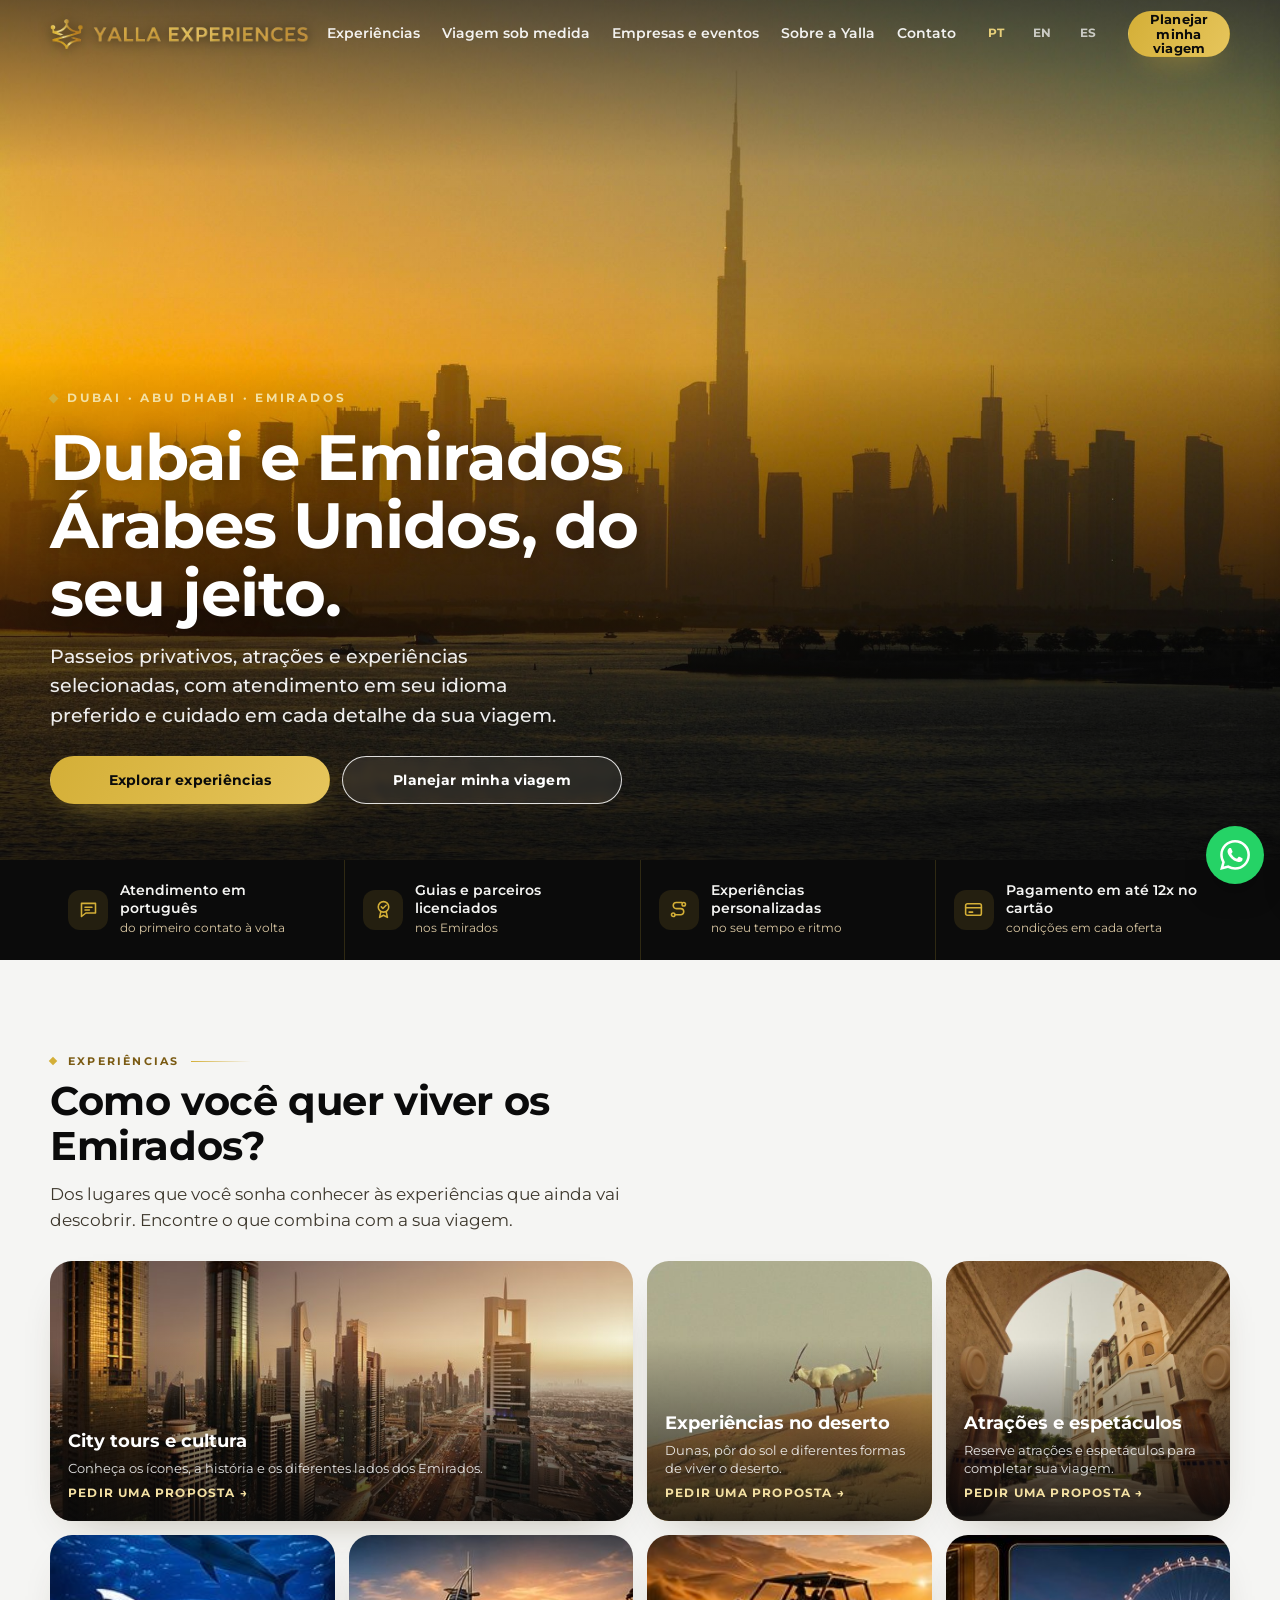
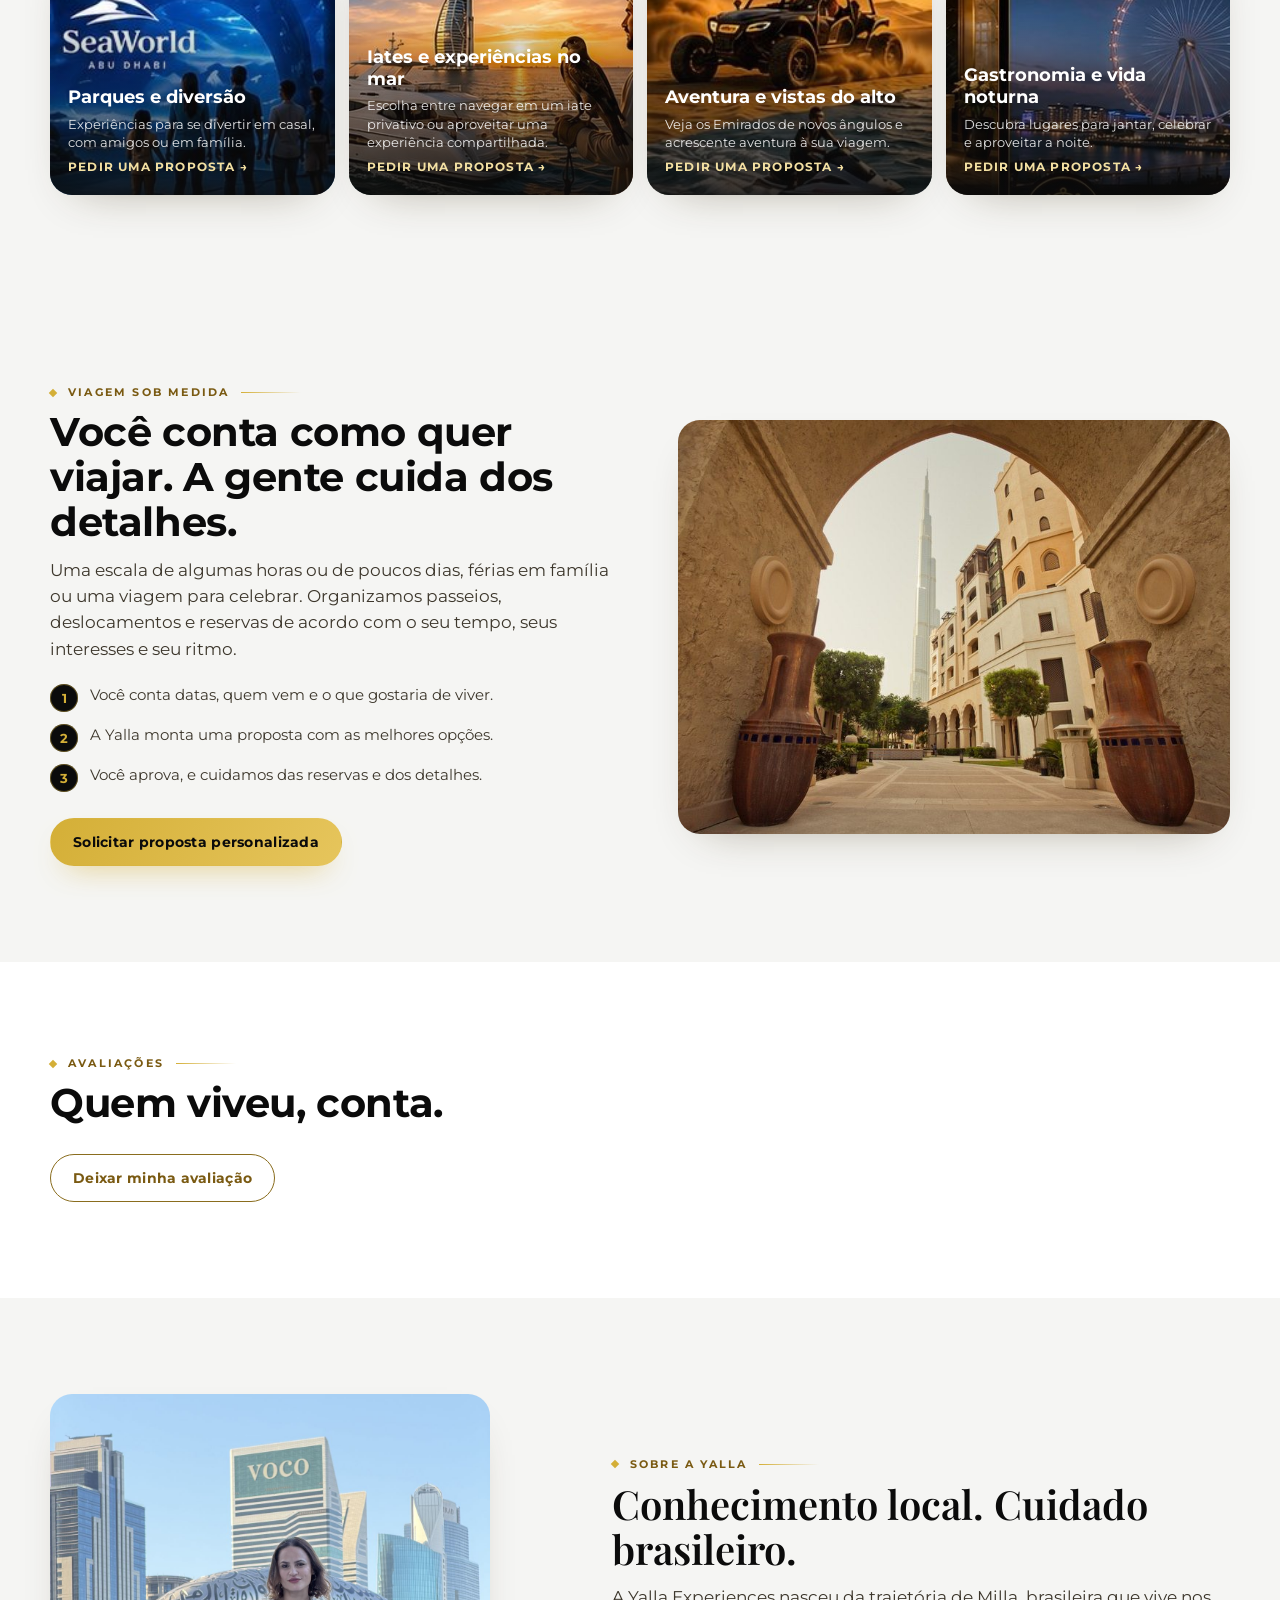
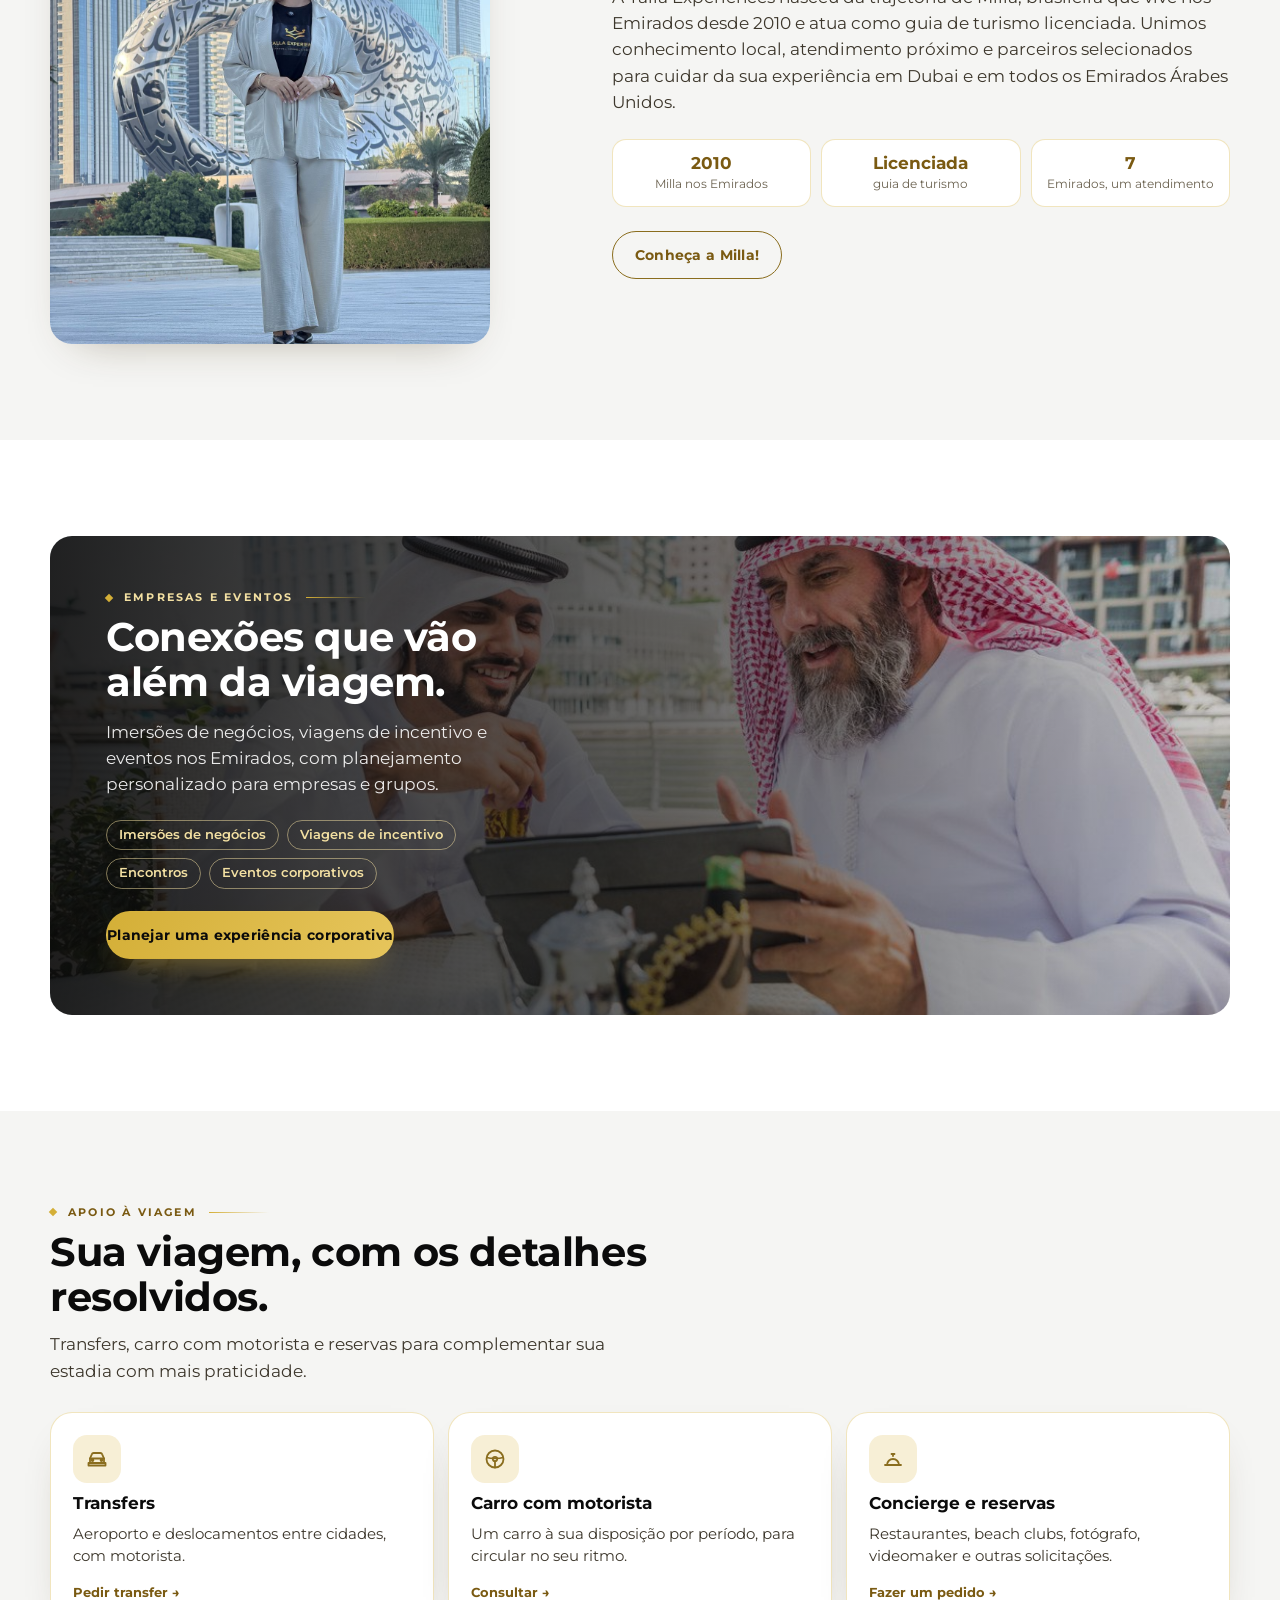
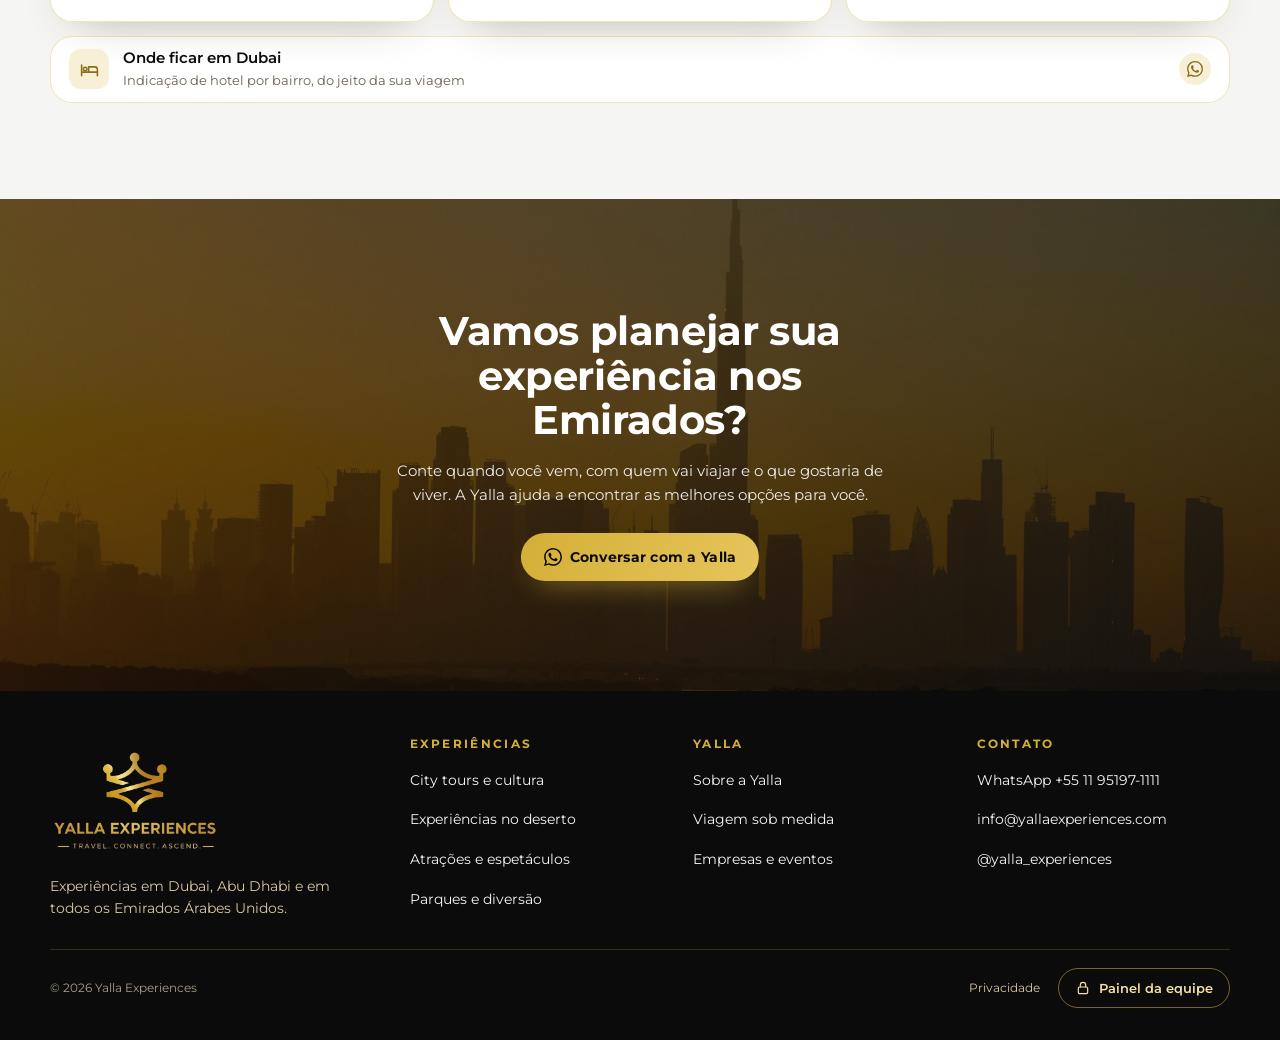
<file: index.html>
<!doctype html>
<html lang="pt-BR">
<head>
<meta charset="utf-8">
<meta name="viewport" content="width=device-width, initial-scale=1, viewport-fit=cover">
<title>Yalla Experiences — Dubai e Emirados Árabes Unidos</title>
<meta name="description" content="Passeios privativos, atrações e experiências selecionadas em Dubai e nos Emirados Árabes Unidos, com atendimento em seu idioma preferido e cuidado em cada detalhe da sua viagem.">
<link rel="canonical" href="https://yallaexperiences.com/">
<script type="application/ld+json">{"@context":"https://schema.org","@type":"TravelAgency","name":"Yalla Experiences","url":"https://yallaexperiences.com/","logo":"https://yallaexperiences.com/arte/logo-yalla.png","image":"https://yallaexperiences.com/og.jpg","description":"Passeios privativos, atrações e experiências selecionadas em Dubai e nos Emirados Árabes Unidos, com atendimento em seu idioma preferido.","email":"info@yallaexperiences.com","telephone":"+5511951971111","areaServed":["Dubai","Abu Dhabi","Sharjah","Emirados Árabes Unidos"],"knowsLanguage":["pt","en","es"],"sameAs":["https://www.instagram.com/yalla_experiences/"]}</script>
<meta name="theme-color" content="#0B0B0B">
<meta property="og:type" content="website">
<meta property="og:title" content="Yalla Experiences — Dubai e Emirados Árabes Unidos, do seu jeito.">
<meta property="og:description" content="Passeios privativos, atrações e experiências selecionadas, com atendimento em seu idioma preferido e cuidado em cada detalhe da sua viagem.">
<meta property="og:image" content="https://yallaexperiences.com/og.jpg?v=2">
<meta property="og:image:secure_url" content="https://yallaexperiences.com/og.jpg?v=2">
<meta property="og:image:type" content="image/jpeg">
<meta property="og:url" content="https://yallaexperiences.com/">
<meta property="og:site_name" content="Yalla Experiences">
<meta property="og:image:width" content="1200"><meta property="og:image:height" content="630">
<meta name="twitter:card" content="summary_large_image">
<link rel="preconnect" href="https://fonts.googleapis.com">
<link href="https://fonts.googleapis.com/css2?family=Montserrat:wght@400;500;600;700&family=Playfair+Display:wght@500;600;700&display=swap" rel="stylesheet">
<link rel="manifest" href="manifest.webmanifest">
<link rel="apple-touch-icon" href="apple-touch-icon.png">
<meta name="apple-mobile-web-app-capable" content="yes">
<meta name="apple-mobile-web-app-status-bar-style" content="black-translucent">
<script>
/* Antes de qualquer pintura: se ela escolheu um tema, aplica agora.
   Sem isto o app abre claro e pisca para escuro depois do JS carregar. */
(function(){try{var t,r=document.documentElement;
/* o visual do site é escolha dela (Aparência), vale para todos; sem escolha, claro.
   Aqui só a primeira pintura, com o último tema visto neste aparelho. */
t=localStorage.getItem('yalla_tema_site');r.setAttribute('data-theme',t==='dark'?'dark':'light');
/* o painel tem o visual dele (Ajustes > Visual do painel): claro por padrao */
if(location.hash.indexOf('#/adm')===0){var v=JSON.parse(localStorage.getItem('yalla_visual')||'{}');
if(v.tema!=='auto')r.setAttribute('data-theme',v.tema==='escuro'?'dark':'light');
r.setAttribute('data-skin',v.cor||'ouro');r.setAttribute('data-conforto',v.conforto===false?'0':'1');r.setAttribute('data-painel','1');}}catch(e){}})();
</script>
<link rel="stylesheet" href="tokens.css?v=1.10.19">
<link rel="stylesheet" href="operacao.css?v=1.10.19">
<link rel="stylesheet" href="marca.css?v=1.10.19">
<link rel="icon" href="icon-192.png">
<style>
/* ============ base ============ */
*{box-sizing:border-box;margin:0}
html{scroll-behavior:smooth}
body{background:var(--paper);color:var(--ink);font-family:var(--f-ui);font-size:var(--fs-4);line-height:var(--lh-4);-webkit-font-smoothing:antialiased}
button{font:inherit;color:inherit;background:none;border:0;cursor:pointer}
input,select,textarea{font:inherit;color:inherit;width:100%;padding:10px 12px;border:1px solid var(--line);border-radius:var(--r);background:var(--surface)}
input:focus,select:focus,textarea:focus{outline:2px solid var(--accent);outline-offset:1px}
textarea{min-height:84px;resize:vertical}
a{color:inherit;text-decoration:none}
:focus-visible{outline:2px solid var(--accent);outline-offset:2px;border-radius:6px}
h1,h2,h3{font-family:var(--f-display);font-weight:var(--t-display);letter-spacing:var(--track-display)}
.mono{font-family:var(--f-mono);font-variant-numeric:tabular-nums}
.center{text-align:center}.right{text-align:right}.hide{display:none}
small{color:var(--ink-3)}

/* ============ toast / coach ============ */
.toast{position:fixed;left:50%;bottom:22px;transform:translate(-50%,14px);opacity:0;z-index:300;background:var(--ink);color:var(--paper);padding:11px 18px;border-radius:var(--r-pill);font-size:var(--fs-3);box-shadow:var(--sh-2);transition:all var(--d-base) var(--ease);pointer-events:none;max-width:min(480px,92vw);text-align:center}
.toast.on{opacity:1;transform:translate(-50%,0)}
.coach{position:fixed;z-index:400;width:290px;background:var(--brand-assinatura);color:#1a1405;
  border-radius:var(--r-lg);box-shadow:0 18px 44px -12px rgba(0,0,0,.55),0 0 0 3px rgba(255,255,255,.9);
  padding:12px 16px 14px;animation:pop .35s var(--spring)}
.coach-top{display:flex;align-items:center;justify-content:space-between;gap:8px;margin-bottom:6px;
  font-size:var(--fs-1);font-weight:800;letter-spacing:.06em;text-transform:uppercase}
.coach-ouvir{background:#1a1405;color:var(--brand-assinatura);border-radius:var(--r-pill);padding:5px 11px;
  font-size:var(--fs-2);font-weight:700;letter-spacing:0;text-transform:none}
.coach-ouvir.tocando{animation:tocando 1s ease-in-out infinite}
@keyframes tocando{50%{opacity:.55}}
.coach-txt{font-size:var(--fs-4);line-height:1.45;font-weight:600;color:#1a1405}
.coach-row{display:flex;align-items:center;gap:8px;margin-top:12px}
.coach-n{font-family:var(--f-mono);font-size:var(--fs-1);color:#4a3a10;margin-left:auto}
.coach-next{background:var(--brand-primaria);color:#fff;padding:7px 16px;border-radius:var(--r-pill);font-weight:var(--t-strong);font-size:var(--fs-3)}
.coach-skip{color:#4a3a10;font-size:var(--fs-2);text-decoration:underline}
.coach-seta{position:absolute;width:16px;height:16px;background:var(--brand-assinatura);transform:rotate(45deg)}
.coach.seta-cima .coach-seta{top:-8px}
.coach.seta-baixo .coach-seta{bottom:-8px}
.coach-hi{outline:3px solid var(--brand-assinatura);outline-offset:4px;border-radius:var(--r);
  animation:anelDica 1.6s ease-out infinite}
@keyframes anelDica{0%{box-shadow:0 0 0 0 rgba(227,178,60,.7)}70%{box-shadow:0 0 0 14px rgba(227,178,60,0)}100%{box-shadow:0 0 0 0 rgba(227,178,60,0)}}

/* ============ hub ============ */
.hub{position:relative;min-height:100vh;display:grid;place-items:center;
  padding:max(24px,env(safe-area-inset-top)) 16px calc(60px + env(safe-area-inset-bottom));overflow:hidden}
.hub-bg{position:absolute;inset:-4%;background-size:cover;background-position:center 40%}
.hub-bg::after{content:"";position:absolute;inset:0;background:linear-gradient(165deg,rgba(46,24,34,.78),rgba(91,49,69,.66))}
.hub-in{position:relative;width:min(420px,100%);display:flex;flex-direction:column;gap:10px}
.vcard{background:var(--surface);border-radius:var(--r-xl);padding:26px 22px 20px;text-align:center;box-shadow:var(--sh-3)}
.logo-mark{width:64px;height:64px;border-radius:50%;margin:0 auto 12px;display:grid;place-items:center;background:var(--brand-primaria);color:var(--brand-assinatura);font-family:var(--f-display);font-weight:700;font-size:28px}
.logo-mark.sm{width:34px;height:34px;font-size:16px;margin:0}
.hub-logo{display:block;width:min(190px,52%);height:auto;margin:2px auto 4px}
/* Um logotipo por tema. Padrao: claro. */
.p-escuro{display:none}
:root[data-theme="dark"] .p-claro{display:none}
:root[data-theme="dark"] .p-escuro{display:block}
@media (prefers-color-scheme: dark){
  :root:not([data-theme="light"]):not([data-theme="dark"]) .p-claro{display:none}
  :root:not([data-theme="light"]):not([data-theme="dark"]) .p-escuro{display:block}
}
.vcard h1{font-size:var(--fs-7)}
.role{font-family:var(--f-mono);font-size:var(--fs-1);letter-spacing:var(--track-label);text-transform:uppercase;color:var(--highlight-text);margin-top:6px}
.tagline{font-size:var(--fs-3);color:var(--ink-2);margin-top:10px}
/* PT | EN — a mesma assinatura do logotipo dela. Sem bandeira:
   idioma não é país (o inglês dela atende alemão, holandês, americano). */
.langs{display:flex;gap:2px;align-items:center}
.langs.center{justify-content:center;margin-top:14px;padding-top:13px;border-top:1px solid var(--line)}
.langs.right{margin-left:auto}
.langs button{padding:5px 12px;border-radius:var(--r-pill);background:transparent;
  font-family:var(--f-display);font-weight:700;font-size:var(--fs-2);letter-spacing:.1em;
  color:var(--ink-3);transition:color var(--d-fast),background var(--d-fast)}
.langs button:hover{color:var(--ink)}
/* o amarelo é a assinatura da marca; texto escuro em cima dá 8,7:1 */
.langs button.on{background:var(--highlight);color:var(--highlight-ink)}
.langsep{color:var(--line-2);font-weight:400;user-select:none}
.lk{display:flex;align-items:center;gap:12px;padding:14px 16px;border-radius:var(--r-lg);background:var(--surface);box-shadow:var(--sh-1);text-align:left;transition:transform var(--d-fast) var(--spring),box-shadow var(--d-base)}
.lk:hover{transform:translateY(-2px);box-shadow:var(--sh-2)}
.lk .ic{width:36px;height:36px;border-radius:12px;display:grid;place-items:center;background:var(--surface-2);flex:none;font-size:16px}
.lk .ic svg{width:20px;height:20px;display:block}
.lk .ic.ig{background:radial-gradient(circle at 30% 107%,#fdf497 0%,#fdf497 5%,#fd5949 45%,#d6249f 60%,#285AEB 90%);color:#fff}
.lk .ic.wa{background:#25D366;color:#fff}
.lk b{display:block;font-size:var(--fs-4)}
.lk small{display:block;font-size:var(--fs-2)}
.lk .go{margin-left:auto;color:var(--ink-3)}
.lk.main{background:var(--brand-primaria);color:#fff}
.lk.main small{color:rgba(255,255,255,.75)}
.lk.main .ic{background:rgba(255,255,255,.16)}
.lk.main .go{color:var(--brand-assinatura)}
.adm-entry{margin:6px auto 0;padding:8px 15px;border-radius:var(--r-pill);font-size:var(--fs-2);color:rgba(255,255,255,.85);background:rgba(255,255,255,.12);backdrop-filter:blur(8px)}
.adm-entry:hover{background:rgba(255,255,255,.22)}

/* ============ cliente ============ */
.topbar{position:sticky;top:0;z-index:50;display:flex;align-items:center;gap:12px;padding:max(12px,env(safe-area-inset-top)) 18px 12px;background:color-mix(in srgb,var(--paper) 88%,transparent);backdrop-filter:blur(12px);border-bottom:1px solid var(--line)}
.topbar b{font-family:var(--f-display);font-size:var(--fs-4)}
/* 44px e o minimo que um dedo acerta. Com 34 e sem area segura, a seta
   ficava atras da barra de status do iPhone e nao dava para voltar. */
.backbtn{width:44px;height:44px;border-radius:50%;display:grid;place-items:center;
  background:var(--surface);box-shadow:var(--sh-1);flex:none;font-size:18px}
.backbtn:active{transform:scale(.94)}
.wrap{max-width:1080px;margin:0 auto;padding:20px 18px 80px}
.pageh{font-size:var(--fs-7);margin-bottom:14px}
.pagehead{display:flex;align-items:center;gap:12px;flex-wrap:wrap;margin-bottom:14px}
.pagehead .pageh{margin:0;flex:1}
.chips{display:flex;gap:7px;flex-wrap:wrap;margin-bottom:16px;align-items:center}
.chip{padding:7px 15px;border-radius:var(--r-pill);font-size:var(--fs-3);font-weight:var(--t-strong);background:var(--surface);box-shadow:var(--sh-1);color:var(--ink-2)}
.chip.on{background:var(--ink);color:var(--paper)}
.cards{display:grid;grid-template-columns:repeat(auto-fill,minmax(260px,1fr));gap:14px}
.tourcard{border-radius:var(--r-lg);overflow:hidden;background:var(--surface);box-shadow:var(--sh-1);text-align:left;transition:transform var(--d-base) var(--spring),box-shadow var(--d-base)}
.tourcard:hover{transform:translateY(-4px);box-shadow:var(--sh-2)}
.tourcard .ph{display:block;height:150px;background-size:cover;background-position:center}
.tourcard .bd{display:block;padding:13px 15px 15px}
.tourcard b{display:block;font-family:var(--f-display);font-size:var(--fs-5)}
.tourcard small{display:block;margin-top:3px}
/* Sobra de um desenho antigo: fundo + pilula de 999px num elemento que hoje
   tem DUAS linhas ("a partir de € 195" / "por pessoa"). Virava um lozango
   cinza vazando atras do preco. A regra que vale e a de baixo, tipografica. */
.tourcard .pr{display:inline-block;margin-top:9px}
.empty{color:var(--ink-3);padding:22px 0}
.emptybox{background:var(--surface);border:1px dashed var(--line-2);border-radius:var(--r-lg);padding:34px 22px;text-align:center;display:flex;flex-direction:column;gap:14px;align-items:center;color:var(--ink-2)}

.hero-sm{height:min(34vh,300px);background-size:cover;background-position:center 42%}
.two-col{display:grid;grid-template-columns:1fr 360px;gap:34px;align-items:start}
@media(max-width:900px){.two-col{grid-template-columns:1fr;gap:20px}}
.badge{display:inline-block;background:var(--ok-wash);color:var(--ok);font-size:var(--fs-2);font-weight:var(--t-strong);padding:4px 11px;border-radius:var(--r-pill);margin:14px 0 10px}
.desc{color:var(--ink-2);max-width:56ch;margin-bottom:12px}
.h3{font-size:var(--fs-5);margin:16px 0 5px}

/* reserva */
.book{position:sticky;top:74px;background:var(--surface);border-radius:var(--r-xl);box-shadow:var(--sh-2);padding:18px 20px 20px;margin-top:14px}
.bhead{padding-bottom:10px;border-bottom:1px solid var(--line);margin-bottom:10px}
.bprice{font-family:var(--f-display);font-size:var(--fs-6);font-weight:700}
.bprice small{font-family:var(--f-ui);font-weight:400;font-size:var(--fs-3)}
.bstep{font-family:var(--f-mono);font-size:var(--fs-1);letter-spacing:var(--track-label);text-transform:uppercase;color:var(--ink-3);margin-bottom:12px}
.dgrid{display:grid;grid-template-columns:repeat(auto-fill,minmax(64px,1fr));gap:6px}
.dcell{border-radius:var(--r);background:var(--surface-2);padding:8px 4px;text-align:center;transition:all var(--d-fast)}
.dcell b{display:block;font-size:var(--fs-3)}
.dcell small{font-size:var(--fs-1);text-transform:uppercase}
.dcell.on{background:var(--accent);color:var(--accent-ink)}
.dcell.on small{color:rgba(255,255,255,.75)}
.hint{font-size:var(--fs-3);color:var(--ink-3);margin:12px 0 8px}
.times{display:flex;gap:8px;flex-wrap:wrap}
.slot{border-radius:var(--r);background:var(--surface-2);padding:9px 14px;font-weight:var(--t-strong)}
.slot small{display:block;font-weight:400;font-size:var(--fs-1)}
.slot.on{background:var(--accent);color:var(--accent-ink)}
.slot.on small{color:rgba(255,255,255,.75)}
.slot.off{opacity:.4;cursor:default}
.cta{display:block;width:100%;margin-top:16px;padding:14px;border-radius:var(--r);background:var(--accent);color:var(--accent-ink);font-weight:var(--t-strong);font-size:var(--fs-4);transition:filter var(--d-fast),transform var(--d-fast) var(--spring)}
.cta:hover{filter:brightness(1.12);transform:translateY(-1px)}
.cta:disabled{opacity:.4;cursor:not-allowed;transform:none}
.cta.soft{background:var(--surface-2);color:var(--ink)}
.cta.sm{width:auto;margin:0;padding:9px 16px;font-size:var(--fs-3)}
.linkbtn{display:block;margin:10px auto 0;color:var(--ink-3);font-size:var(--fs-3)}
.linkbtn:hover{color:var(--ink)}
.paxrow{display:flex;align-items:center;justify-content:space-between;padding:10px 0;border-bottom:1px solid var(--line)}
.pm{display:flex;align-items:center;gap:12px}
.pm button{width:32px;height:32px;border-radius:50%;background:var(--surface-2);font-size:17px}
.pm span{min-width:22px;text-align:center;font-weight:var(--t-strong)}
.sums{margin-top:10px;font-size:var(--fs-3);color:var(--ink-2)}
.sums>div{display:flex;justify-content:space-between;padding:7px 0;border-bottom:1px solid var(--line)}
.sums .tot{font-size:var(--fs-4);color:var(--ink);border-bottom:0}
.sums .tot b{font-family:var(--f-display);font-size:var(--fs-5)}
.coupon{margin-top:8px;font-size:var(--fs-3)}
.coupon summary{cursor:pointer;color:var(--ink-3)}
.crow{display:flex;gap:8px;margin-top:8px}
.cbad{color:var(--danger);font-size:var(--fs-2);margin-top:5px}
.fld{display:block;font-size:var(--fs-3);font-weight:var(--t-strong);margin-top:11px}
.fld input,.fld select,.fld textarea{margin-top:5px;font-weight:400}
.fld.chk{display:flex;align-items:center;gap:8px}
.fld.chk input{width:auto;margin:0}
.why{display:block;font-weight:400;margin-top:4px}
.payopts{display:flex;flex-direction:column;gap:8px;margin-top:14px}
.popt{text-align:left;border:1.5px solid var(--line);border-radius:var(--r);padding:11px 13px}
.popt small{display:block;font-weight:400;margin-top:3px;line-height:1.4}
.popt.on{border-color:var(--accent);background:var(--accent-wash)}
.fine{font-size:var(--fs-2);color:var(--ink-3);text-align:center;margin-top:9px}
.fine.demo{color:var(--highlight-text);background:var(--highlight-wash);border-radius:var(--r);padding:6px}
.okc{width:60px;height:60px;margin:6px auto 12px;border-radius:50%;background:var(--ok-wash);color:var(--ok);display:grid;place-items:center;font-size:26px;font-weight:700}
.okh{text-align:center;font-size:var(--fs-6)}
/* ---- como pagar (fim do checkout) ---- */
.paybox{margin-top:var(--s-8);padding:var(--s-9) var(--s-8);border-radius:var(--r-lg);
  background:var(--surface-2);border:1px solid var(--line)}
.paybox h3{font-family:var(--f-display);font-weight:700;font-size:var(--fs-5);color:var(--ink)}
.paynow{display:flex;align-items:baseline;justify-content:space-between;gap:var(--s-6);
  margin-top:var(--s-6);padding-bottom:var(--s-6);border-bottom:1px solid var(--line)}
.paynow small{font-size:var(--fs-2);color:var(--ink-3);
  letter-spacing:var(--track-label);text-transform:uppercase}
.paynow b{font-family:var(--f-display);font-weight:700;font-size:var(--fs-7);color:var(--ink)}
.payline{margin-top:var(--s-7)}
.payline>small{display:block;font-size:var(--fs-2);color:var(--ink-3);
  letter-spacing:var(--track-label);text-transform:uppercase}
.payline input{width:100%;min-width:0;font-family:var(--f-mono,ui-monospace,monospace);font-size:var(--fs-3)}
.payline .who{display:block;margin-top:5px;font-size:var(--fs-2);color:var(--ink-2)}
.paybox .why{margin-top:var(--s-7)}
.embrl{display:block;margin-top:4px;font-size:var(--fs-2);color:var(--ink-3)}
.voucher{margin-top:14px;background:var(--surface-2);border:1px dashed var(--line-2);border-radius:var(--r-lg);padding:14px 16px;font-size:var(--fs-3)}
.voucher small{font-family:var(--f-mono);font-size:var(--fs-1);letter-spacing:var(--track-label);text-transform:uppercase}
.voucher .code{font-family:var(--f-mono);font-size:var(--fs-5);color:var(--accent);letter-spacing:.08em;margin:2px 0 8px}
.voucher .due{margin-top:8px;color:var(--highlight-text);background:var(--highlight-wash);border-radius:var(--r-sm);padding:6px 9px}
.okrow{display:flex;gap:7px;flex-wrap:wrap;margin-top:12px;justify-content:center}
.mini{padding:7px 13px;border-radius:var(--r-pill);background:var(--surface-2);font-size:var(--fs-2);font-weight:var(--t-strong)}
.mini:hover{background:var(--surface-3)}
.mini.danger{color:var(--danger);background:var(--danger-wash)}
.mini.ghost{background:transparent;border:1px solid var(--line)}
.photopick{display:flex;gap:12px;align-items:flex-start;margin-top:6px}
.pprev{width:104px;height:66px;flex:none;border-radius:10px;background-size:cover;background-position:center;
  background-color:var(--surface-2);display:grid;place-items:center;border:1px dashed var(--line-2)}
.pprev i{font-style:normal;font-size:22px;color:var(--ink-3)}
.ppinfo{flex:1;min-width:0}
.ppinfo input[type=file]{font-size:12px;max-width:100%}
/* ---------- opt-in ---------- */
.optin{display:flex;gap:11px;align-items:flex-start;margin-top:14px;padding:12px 13px;
  border-radius:var(--r);background:var(--surface-2);cursor:pointer}
.optin input{width:19px;height:19px;flex:none;margin-top:1px;accent-color:var(--accent);cursor:pointer}
.optin b{display:block;font-size:13px;font-weight:600;line-height:1.35}
.optin small{display:block;font-size:11.5px;color:var(--ink-3);margin-top:3px;line-height:1.45}
.optin:has(input:checked){background:var(--accent-wash)}
/* ---------- login ---------- */
.loginwrap{min-height:100vh;display:grid;place-items:center;
  padding:max(24px,env(safe-area-inset-top)) 24px calc(24px + env(safe-area-inset-bottom));
  background:linear-gradient(160deg,var(--accent) 0%,#2A2314 100%)}
.logincard{width:min(400px,100%);background:var(--surface);border-radius:var(--r-lg,18px);
  padding:30px 26px 22px;box-shadow:var(--sh-3);text-align:left}
.loginlogo{display:flex;justify-content:center;margin-bottom:14px}
.logincard h1{font-family:var(--f-display);font-size:22px;font-weight:700;text-align:center;
  letter-spacing:-.02em;margin-bottom:6px}
.logincard .center{text-align:center}
.logincard .fld{margin-top:14px;display:block}
.logincard .cta{margin-top:18px;width:100%}
.logincard .linkbtn{display:block;width:100%;margin-top:12px;background:none;border:0;
  color:var(--accent);font:inherit;font-size:13.5px;cursor:pointer;padding:6px}
.logincard .fine{margin-top:16px;padding-top:14px;border-top:1px solid var(--line);
  font-size:11.5px;color:var(--ink-3)}
@media (max-width:420px){.logincard{padding:24px 18px 18px}}
/* ---------- validação ---------- */
.fld input.invalid,.fld textarea.invalid{border-color:var(--danger);
  box-shadow:0 0 0 3px color-mix(in oklab,var(--danger) 18%,transparent)}
.fld .err{display:block;color:var(--danger);font-size:12px;margin-top:5px;font-weight:500}

/* ---------- impressão do extrato (ela leva ao contador) ---------- */
@media print{
  @page{size:A4;margin:14mm}
  .rail,.mobar,.chips,.coach,.toast,.demobar,.railfoot,.pagehead .mini,.pagehead button{display:none!important}
  body{background:#fff!important}
  .adm{display:block!important}
  .stage{padding:0!important}
  .card{box-shadow:none!important;border:1px solid #ddd!important;break-inside:avoid}
  /* na tela a tabela larga rola dentro do cartao; no papel isso CORTA o
     conteudo, que era parte do "PDF veio zerado". Na impressao tudo aparece. */
  .stage,.two-col,.formgrid,.card,.card:has(> .tbl){overflow:visible!important;max-width:none!important}
  .tbl{font-size:10pt!important;width:100%!important;min-width:0!important}
  .tbl thead{display:table-header-group}
  .tbl tr{break-inside:avoid}
  .pageh{font-size:18pt!important;margin:0 0 4mm!important}
  .pageh::after{content:var(--marca-print, "");font-size:10pt;font-weight:400;color:#666}
}
/* ---------- foco e acessibilidade ---------- */
input:focus-visible,select:focus-visible,textarea:focus-visible,
.fld input:focus,.fld select:focus,.fld textarea:focus{
  outline:none;border-color:var(--accent);
  box-shadow:0 0 0 3px color-mix(in oklab,var(--accent) 22%,transparent)}
button:focus-visible,a:focus-visible,[tabindex]:focus-visible{
  outline:2px solid var(--accent);outline-offset:2px;border-radius:8px}
.tourcard:focus-visible,.lk:focus-visible,.agc:focus-visible{outline-offset:3px}
/* =====================================================
   CAMADA DE MOVIMENTO
   Regras que valem para o app inteiro, sem mexer na estrutura.
   Tudo dentro de no-preference: quem pediu menos movimento no aparelho
   nao recebe nada disto — a regra de reduzir movimento ja existe abaixo.
   ===================================================== */
@media (prefers-reduced-motion:no-preference){
  .tourcard,.lk,.cta,.mini,.chip,.agc{transition-property:transform,box-shadow,background,color,border-color}

  /* 1. Entrada em cascata: os cartoes sobem em sequencia quando a tela troca.
        O atraso e por posicao, entao a leitura acompanha o movimento. */
  .cards>*,.tlist>*,.stage>.card,.stopgrid>*{animation:entra 420ms var(--ease) both}
  .cards>*:nth-child(2),.tlist>*:nth-child(2),.stage>.card:nth-child(2),.stopgrid>*:nth-child(2){animation-delay:55ms}
  .cards>*:nth-child(3),.tlist>*:nth-child(3),.stage>.card:nth-child(3),.stopgrid>*:nth-child(3){animation-delay:110ms}
  .cards>*:nth-child(4),.tlist>*:nth-child(4),.stage>.card:nth-child(4),.stopgrid>*:nth-child(4){animation-delay:165ms}
  .cards>*:nth-child(n+5),.tlist>*:nth-child(n+5),.stage>.card:nth-child(n+5){animation-delay:210ms}

  /* 2. Profundidade real no toque: o cartao inclina na direcao do cursor.
        perspective no pai + translateZ no filho = volume de verdade,
        nao sombra fingindo. */
  .cards,.hub-in{perspective:1100px}
  .tourcard{transform-style:preserve-3d}
  .tourcard:hover{transform:translateY(-6px) rotateX(2.5deg) scale(1.012)}
  .tourcard:active{transform:translateY(-2px) scale(.995);transition-duration:.09s}
  .lk{transition:transform .2s var(--ease),box-shadow .2s var(--ease)}
  .lk:hover{transform:translateX(3px)}
  .lk:active{transform:scale(.985);transition-duration:.09s}

  /* 3. Botao que responde ao dedo. Sem isto o toque no celular parece morto. */
  .cta:active,.mini:active,.chip:active{transform:scale(.96);transition-duration:.08s}

  /* 4. A tela nova entra deslizando, em vez de aparecer seca. */
  #app>.stage,#app>.wrap,#app>.hub{animation:trocaTela 320ms var(--ease) both}
}
@keyframes entra{from{opacity:0;transform:translateY(14px)}to{opacity:1;transform:none}}
@keyframes trocaTela{from{opacity:0;transform:translateY(8px)}to{opacity:1;transform:none}}
/* ---------- vitrine: cards alinhados e com hierarquia ---------- */
.wrap{max-width:1120px;margin:0 auto;padding:0 20px 64px}
.tbrand{display:inline-flex;align-items:center;gap:9px;min-width:0}
.tbrand b{font-family:var(--f-display);font-weight:700;font-size:15px;letter-spacing:-.01em;white-space:nowrap;
  overflow:hidden;text-overflow:ellipsis}
.cards{display:grid;grid-template-columns:repeat(auto-fill,minmax(288px,1fr));gap:18px;align-items:stretch}
.tourcard{display:flex;flex-direction:column;text-align:left;padding:0;border:0;cursor:pointer;
  background:var(--surface);border-radius:var(--r-lg,18px);overflow:hidden;box-shadow:var(--sh-1);
  font:inherit;color:var(--ink);height:100%;
  transition:transform .22s var(--ease,cubic-bezier(.22,1,.36,1)),box-shadow .22s}
.tourcard:hover{transform:translateY(-4px);box-shadow:var(--sh-2)}
.tourcard:focus-visible{outline:2px solid var(--accent);outline-offset:3px}
.tourcard .ph{display:block;position:relative;width:100%;aspect-ratio:16/10;background-size:cover;
  background-position:center;flex:none}
.tourcard .ph::after{content:"";position:absolute;inset:0;
  background:linear-gradient(to top,rgba(6,32,26,.34),transparent 46%)}
.tbadge{position:absolute;left:10px;top:10px;z-index:2;font-family:var(--f-mono);font-size:9px;
  letter-spacing:.12em;text-transform:uppercase;background:rgba(255,255,255,.94);color:var(--accent);
  padding:5px 9px;border-radius:100px;font-weight:600}
.tourcard .bd{display:flex;flex-direction:column;gap:5px;padding:14px 16px 15px;flex:1}
.tourcard .bd b{font-family:var(--f-display);font-weight:700;font-size:16px;line-height:1.25;
  letter-spacing:-.015em;display:-webkit-box;-webkit-line-clamp:2;-webkit-box-orient:vertical;overflow:hidden;
  min-height:2.5em}
.tourcard .meta{font-size:12px;color:var(--ink-3)}
.cardfoot{display:flex;align-items:center;justify-content:space-between;gap:8px;margin-top:auto;padding-top:10px}
.tourcard .pr{font-family:var(--f-display);font-weight:700;font-size:18px;letter-spacing:-.02em;color:var(--accent)}
.tourcard .pr i{font-style:normal;font-family:var(--f-ui);font-weight:400;font-size:11.5px;color:var(--ink-3);
  display:block;margin-top:1px;letter-spacing:0}
.cgo{width:30px;height:30px;flex:none;border-radius:50%;background:var(--accent-wash);color:var(--accent);
  display:grid;place-items:center;font-size:14px;transition:.2s}
.tourcard:hover .cgo{background:var(--accent);color:#fff;transform:translateX(2px)}
.pageh{margin:22px 0 14px}
@media (max-width:640px){
  .wrap{padding:0 14px 72px}
  .cards{grid-template-columns:1fr;gap:14px}
  .tourcard .ph{aspect-ratio:16/9}
  .pageh{font-size:24px;margin:16px 0 12px}
}
/* agenda */
.agrid{display:grid;grid-template-columns:repeat(7,minmax(0,1fr));gap:5px;margin-top:10px;min-width:0}
.agrid.head{margin-bottom:2px;gap:5px}
.agwd{font-family:var(--f-mono);font-size:9px;letter-spacing:.1em;color:var(--ink-3);text-align:center;text-transform:uppercase}
.agc{aspect-ratio:1;border:0;border-radius:10px;background:var(--surface-2);display:flex;flex-direction:column;
  align-items:center;justify-content:center;gap:3px;cursor:pointer;font:inherit;color:var(--ink);transition:.15s}
.agc.empty{background:transparent;cursor:default}
.agc b{font-size:12px;font-weight:600;font-variant-numeric:tabular-nums}
.agc.has{background:var(--accent-wash)}
.agc.today b{color:var(--accent)}
.agc.on{background:var(--accent);color:#fff}
.agc.on b{color:#fff}
.agc:hover:not(.empty){transform:translateY(-1px)}
.agdots{display:flex;gap:2px}
.agdots i{width:4px;height:4px;border-radius:50%;background:var(--accent);opacity:.6}
.agc.on .agdots i{background:#fff;opacity:.9}
.agdots i.full{background:var(--brand-assinatura);opacity:1}
.agdots i.low{background:var(--danger);opacity:1}
.paxlist{display:flex;gap:4px;flex-wrap:wrap;margin-top:6px}
/* relatórios */
.kpis{display:grid;grid-template-columns:repeat(auto-fit,minmax(140px,1fr));gap:10px;margin-bottom:14px}
.kpi{background:var(--surface);border-radius:var(--r);padding:14px 15px;box-shadow:var(--sh-1)}
.kpi small{font-family:var(--f-mono);font-size:9px;letter-spacing:.12em;text-transform:uppercase;color:var(--ink-3);display:block}
.kpi b{font-family:var(--f-display);font-size:24px;font-weight:700;letter-spacing:-.02em;display:block;margin-top:6px;font-variant-numeric:tabular-nums}
.kpi.warn b{color:var(--warn)}
.chartbox{height:210px;margin-top:10px}
.chartbox canvas{width:100%;height:100%;display:block}
.occ{display:inline-block;width:52px;height:6px;border-radius:20px;background:var(--surface-3);overflow:hidden;vertical-align:middle;margin-right:6px}
.occ i{display:block;height:100%;background:var(--accent);border-radius:20px}
.orow{display:flex;align-items:center;gap:10px;padding:7px 0}
.onm{font-size:12.5px;width:88px;flex:none;color:var(--ink-2)}
.obar{flex:1;height:7px;border-radius:20px;background:var(--surface-3);overflow:hidden}
.obar i{display:block;height:100%;background:var(--accent);border-radius:20px}
/* demonstração */
.demobar{display:flex;align-items:center;gap:12px;flex-wrap:wrap;padding:12px 15px;border-radius:var(--r);
  background:var(--highlight-wash);margin-bottom:14px}
.demobar b{font-size:13px}
.demobar p{font-size:12px;color:var(--ink-2);margin:2px 0 0;flex:1;min-width:200px}
.vi-logo{display:inline-flex;align-items:center;gap:10px}
.vi-mark{display:block;flex:none;line-height:0}
.vi-word b{font-family:var(--f-display);font-weight:800;font-size:13px;line-height:1.02;letter-spacing:.02em;display:block;color:var(--ink)}
.vi-word small{font-family:var(--f-mono);font-size:8px;letter-spacing:.16em;color:var(--ink-3);display:block;margin-top:3px}
.vcard .vi-logo{flex-direction:column;gap:12px}
.vcard .vi-word b{font-size:19px;letter-spacing:.03em;text-align:center}
.vcard .vi-word small{text-align:center;font-size:9px;margin-top:5px}
.hub .vi-word b{color:#fff}
.hub .vi-word small{color:rgba(255,255,255,.72)}
/* ...menos dentro do cartao, que e claro. O branco acima e para a marca
   sobre a foto de fundo; no cartao ele sumia no tema claro. */
.hub .vcard .vi-word b{color:var(--ink)}
.hub .vcard .vi-word small{color:var(--ink-3)}
.qrbox{display:flex;gap:16px;align-items:center;margin-top:12px;flex-wrap:wrap}
.qrbox img{border:1px solid var(--line);border-radius:var(--r);background:#fff;padding:6px}
.qrbox b{font-family:var(--f-display)}
.qrbox .mini{display:inline-block;margin-top:8px}

/* ============ ADM ============ */
.adm{display:grid;grid-template-columns:220px 1fr;min-height:100vh}
.rail{position:sticky;top:0;height:100vh;display:flex;flex-direction:column;gap:4px;overflow-y:auto;overscroll-behavior:contain;scrollbar-width:thin;
  padding:max(18px,env(safe-area-inset-top)) 12px 18px;background:var(--rail);border-right:1px solid var(--line-2)}
.rail::-webkit-scrollbar{width:8px}.rail::-webkit-scrollbar-thumb{background:var(--line-2);border-radius:8px}
.brand{display:flex;gap:10px;align-items:center;padding:4px 8px 16px}
.brand b{font-family:var(--f-display);font-size:var(--fs-3);display:block;line-height:1.2}
.brand small{font-family:var(--f-mono);font-size:var(--fs-1);letter-spacing:var(--track-label)}
.rail nav{display:flex;flex-direction:column;gap:2px}
.nb{padding:10px 12px;border-radius:var(--r);text-align:left;font-size:var(--fs-3);font-weight:var(--t-strong);color:var(--ink-2);white-space:nowrap}
.nb:hover{background:var(--surface-2);color:var(--ink)}
.nb.on{background:var(--accent-wash);color:var(--accent);box-shadow:inset 3px 0 0 var(--accent)}
.railfoot{margin-top:auto;display:flex;flex-direction:column;gap:2px}
.nb.ghost{color:var(--ink-3);font-weight:400}
@media(max-width:820px){
.adm{grid-template-columns:1fr}
.rail{position:fixed;top:auto;bottom:0;left:0;right:0;height:auto;flex-direction:row;align-items:center;overflow-x:auto;padding:8px 8px calc(8px + env(safe-area-inset-bottom));border-right:0;border-top:1px solid var(--line);z-index:60}
.rail .brand,.railfoot{display:none}
.rail nav{display:flex;flex-direction:row;gap:4px}
  .rail .nb.on{box-shadow:inset 0 -3px 0 var(--accent)}
.stage{padding-bottom:96px}
}
.stage{padding:26px 28px 60px;max-width:1040px}
.card{background:var(--surface);border:1px solid var(--line);border-radius:var(--r-lg);box-shadow:var(--sh-1);padding:18px 20px;margin-bottom:14px}
.card h3{font-size:var(--fs-5);margin-bottom:10px}
.alert{display:flex;align-items:center;gap:10px;border-radius:var(--r);padding:11px 15px;font-size:var(--fs-3);font-weight:var(--t-strong);margin-bottom:12px}
.alert.bad{background:var(--danger-wash);color:var(--danger)}
.alert.warn{background:var(--warn-wash);color:var(--warn)}
.alert .mini{margin-left:auto}
.deprow{display:flex;align-items:center;gap:12px;padding:10px 0;border-top:1px solid var(--line);font-size:var(--fs-3)}
.deprow:first-of-type{border-top:0}
.deprow .pill{margin-left:auto}
/* Campos em ingles escondidos: o guia escreve so em portugues e o
   ingles e traduzido ao salvar. Continuam no DOM porque o salvamento le
   deles — e ela pode abrir para corrigir. */
.formgrid:not(.mostra-en) .campo-en{display:none}
.enswitch{margin-bottom:var(--s-7)}

/* ---- caixa de datas do editor ---- */
.dtbloco{margin-top:var(--s-9);padding-top:var(--s-8);border-top:1px solid var(--line)}
.dtbloco:first-of-type{border-top:0;padding-top:0}
.dtbloco.destaque{padding:var(--s-8);border:1px solid var(--line-2);border-radius:var(--r-lg);
  background:var(--surface-2)}
.dtbloco.destaque .cta.sm{margin-top:var(--s-7)}
.dtbloco>summary{cursor:pointer;list-style:none;display:grid;
  grid-template-columns:14px 1fr;column-gap:7px;row-gap:3px;align-items:baseline}
.dtbloco>summary::-webkit-details-marker{display:none}
.dtbloco>summary::before{content:"▸";color:var(--ink-3);grid-column:1;grid-row:1}
.dtbloco[open]>summary::before{content:"▾"}
.dtbloco>summary>b{grid-column:2;grid-row:1}
.dtbloco>summary>small{grid-column:2;grid-row:2}
.fld.nolabel{font-size:var(--fs-2);color:var(--ink-3);letter-spacing:var(--track-label);
  text-transform:uppercase;margin-top:var(--s-7)}
/* ---- escolha de aparencia ----
   Cada opcao mostra uma previa real das cores, para ela ver o resultado
   antes de aplicar em vez de escolher por adivinhacao. */
.pixqr{display:flex;justify-content:center;margin-top:var(--s-7)}
.pixqr svg{border-radius:var(--r-sm);max-width:100%;height:auto}
.pixbox{margin-top:var(--s-8);padding:var(--s-8);border-radius:var(--r-lg);
  background:var(--accent-wash);border:1px solid var(--accent-line)}
.pixtit{font-family:var(--f-display);font-size:var(--fs-4);color:var(--accent)}
.pixvalor{margin-top:3px;font-family:var(--f-display);font-weight:700;font-size:var(--fs-5);color:var(--ink)}
.pixcod{width:100%;margin-top:var(--s-7);font-family:var(--f-mono,ui-monospace,monospace);
  font-size:11px;line-height:1.45;word-break:break-all;resize:none;background:var(--surface)}
.pixbox .cta.sm{margin-top:var(--s-6);width:100%}
.lgerro{background:var(--danger-wash);color:var(--danger);border-radius:var(--r-md);
  padding:10px 13px;font-size:var(--fs-3);line-height:1.5;margin-bottom:var(--s-7)}
.lookgrid{display:grid;grid-template-columns:repeat(auto-fit,minmax(150px,1fr));gap:var(--s-8)}
.lookcard{display:flex;flex-direction:column;align-items:flex-start;gap:var(--s-5);
  padding:var(--s-8);border:2px solid var(--line);border-radius:var(--r-lg);
  background:var(--surface);cursor:pointer;font:inherit;color:var(--ink);text-align:left;
  transition:border-color .18s var(--ease),transform .18s var(--ease)}
.lookcard:hover{transform:translateY(-2px)}
.lookcard.on{border-color:var(--accent)}
.lookcard b{font-family:var(--f-display);font-size:var(--fs-4)}
.lookcard small{color:var(--ink-3);font-size:var(--fs-2)}
.lookprev{display:flex;gap:4px;width:100%;height:44px;padding:7px;border-radius:var(--r-md);
  align-items:flex-end;border:1px solid var(--line)}
.lookprev i{display:block;flex:1;border-radius:3px}
.lookprev.light{background:#FBF8F3}
.lookprev.light i:nth-child(1){height:100%;background:#8A6D1E}
.lookprev.light i:nth-child(2){height:64%;background:#FFD23F}
.lookprev.light i:nth-child(3){height:40%;background:#E8E0D3}
.lookprev.dark{background:#0E1512}
.lookprev.dark i:nth-child(1){height:100%;background:#4FB89B}
.lookprev.dark i:nth-child(2){height:64%;background:#FFD23F}
.lookprev.dark i:nth-child(3){height:40%;background:#25332D}
/* automatico: metade clara, metade escura */
.lookprev.auto{background:linear-gradient(105deg,#FBF8F3 0 50%,#0E1512 50% 100%)}
.lookprev.auto i:nth-child(1){height:100%;background:#8A6D1E}
.lookprev.auto i:nth-child(2){height:64%;background:#FFD23F}
.lookprev.auto i:nth-child(3){height:40%;background:#25332D}
.totalgeral{display:flex;justify-content:space-between;align-items:baseline;gap:var(--s-6)}
.totalgeral b{font-family:var(--f-display);font-size:var(--fs-6)}
.card>.seclabel{display:block;margin-bottom:var(--s-7)}
/* A seta precisa ficar AO LADO do titulo. Com flex-direction:column ela
   virava um item de flex e caia numa linha propria, solta acima do texto.
   Grade de duas colunas: seta na 1, titulo e explicacao na 2. */
.novares>summary{cursor:pointer;list-style:none;display:grid;
  grid-template-columns:14px 1fr;column-gap:7px;row-gap:3px;align-items:baseline}
.novares>summary::-webkit-details-marker{display:none}
.novares>summary::before{content:"▸";color:var(--ink-3);grid-column:1;grid-row:1}
.novares[open]>summary::before{content:"▾"}
.novares>summary>b{grid-column:2;grid-row:1}
.novares>summary>small{grid-column:2;grid-row:2}
.novares[open]>summary{margin-bottom:var(--s-8);padding-bottom:var(--s-7);border-bottom:1px solid var(--line)}
.quebra{display:flex;justify-content:space-between;gap:var(--s-6);
  font-size:var(--fs-2);color:var(--ink-2);padding:2px 0}
.pill{font-size:var(--fs-2);font-weight:var(--t-strong);padding:3px 10px;border-radius:var(--r-pill);white-space:nowrap}
/* Variante de duas linhas: o estado em cima, a conta embaixo. Classe propria
   em vez de :has() — e o elemento que o guia mais olha, nao quero depender
   de suporte de seletor no celular dela. */
.pill.conta{display:inline-flex;flex-direction:column;gap:2px;align-items:flex-start;
  padding:5px 11px;border-radius:var(--r-md);line-height:1.3;text-align:left;white-space:normal;min-width:0}
.pill.conta b{font-weight:var(--t-strong)}
.pill.conta small{font-size:var(--fs-1);font-weight:400;opacity:.85}
.pill.ok{background:var(--ok-wash);color:var(--ok)}
.pill.warn{background:var(--warn-wash);color:var(--warn)}
.pill.bad{background:var(--danger-wash);color:var(--danger)}
.pill.n{background:var(--neutral-wash);color:var(--neutral)}
.tlist{display:flex;flex-direction:column;gap:8px}
/* Antes era flex com wrap: como a etiqueta de situacao passou a ter duas
   linhas, cada reserva ficava com uma altura e os botoes pulavam de lugar.
   Em grade, as quatro colunas se alinham entre todas as linhas da lista. */
.trow{display:grid;grid-template-columns:minmax(0,1fr) auto minmax(0,auto) auto;
  align-items:center;gap:10px 16px;background:var(--surface);border-radius:var(--r-lg);
  box-shadow:var(--sh-1);padding:13px 16px}
.trow>.mono{font-family:var(--f-display);font-weight:700;font-size:var(--fs-5);
  text-align:right;white-space:nowrap}
@media(max-width:860px){
  /* no celular a linha vira bloco: dados, depois valor e situacao lado a
     lado, e os botoes ocupando a largura toda embaixo */
  .trow{grid-template-columns:1fr auto}
  .trow>.tinfo{grid-column:1/-1}
  .trow>.pill{grid-column:2;justify-self:end}
  .trow>.tacts{grid-column:1/-1;justify-content:flex-start;flex-wrap:wrap}
}
.trow .ph.sm{width:52px;height:40px;border-radius:var(--r-sm);background-size:cover;background-position:center;flex:none}
/* min-width:150px vinha do layout antigo em flex. Dentro da grade ele impede
   a coluna de encolher, e o texto longo do passeio invadia a coluna do valor.
   min-width:0 e o que deixa o texto quebrar dentro da propria coluna. */
.tinfo{min-width:0}
.tinfo small{overflow-wrap:anywhere}
.tinfo b{display:block;font-size:var(--fs-4)}
.tinfo small{display:block;margin-top:2px}
.tacts{display:flex;gap:6px;align-items:center}
.formgrid{display:grid;grid-template-columns:1fr 1fr;gap:14px;align-items:start}
@media(max-width:900px){.formgrid{grid-template-columns:1fr}}
.formgrid .span2{grid-column:1/-1}
.frow{display:flex;gap:10px;align-items:end;flex-wrap:wrap}
.frow .fld{flex:1;min-width:110px}
.btnrow{display:flex;gap:8px;margin-top:16px;align-items:center}
.wdrow{display:flex;gap:5px;margin:8px 0}
.wd{width:40px;height:34px;border-radius:var(--r-sm);background:var(--surface-2);font-size:var(--fs-2);font-weight:var(--t-strong)}
.wd.on{background:var(--accent);color:var(--accent-ink)}
.ruleform{margin-top:8px;padding-top:10px;border-top:1px solid var(--line);font-size:var(--fs-3)}
.rulesep{border-top:1px solid var(--line);margin:14px 0 10px}
/* ---------- dedo não é seta ----------
   No celular os alvos estavam entre 18 e 38 pixels. A ponta do dedo cobre
   cerca de 44 — abaixo disso ela toca e o app não responde, ou responde no
   botão errado. 44px é a regra da Apple e do Google, e vale para TODOS,
   não só para quem tem dedo grande.

   `pointer: coarse` pega quem usa o dedo (celular, tablet) sem inchar a
   tela de quem usa mouse. */
@media (pointer: coarse){
  .langs button, .novax, .icobtn{
    min-height:44px; min-width:44px;
    display:inline-flex; align-items:center; justify-content:center }
  .chip, .cta, .cta.sm, .mini, .coach-next, .coach-skip, .adm-entry, .wd{
    min-height:44px; display:inline-flex; align-items:center; justify-content:center }
  /* links que agem como botão precisam virar caixa para a altura valer */
  .linkmap, a.mini, a.cta-ish{
    min-height:44px; display:inline-flex; align-items:center }
  /* o campo também: teclado de celular precisa de alvo grande */
  input, select, textarea, button{ font-size:16px }   /* <16px o iOS dá zoom sozinho */
  .fld input, .fld select{ min-height:44px }
  /* espaço entre alvos vizinhos, senão 44px encostado em 44px ainda erra */
  .chips, .langs, .btnrow, .tacts, .okrow{ gap:10px }
}
/* barra de versao nova — fixa embaixo, acima de tudo, some por padrao */
.novabar{position:fixed;left:12px;right:12px;bottom:12px;z-index:9999;display:none;
  align-items:center;gap:12px;padding:12px 14px;border-radius:12px;
  background:var(--card);border:1px solid var(--line);
  box-shadow:0 10px 30px rgba(0,0,0,.28)}
.novabar.on{display:flex}
.novatxt{flex:1;min-width:0}
.novatxt b{display:block;font-size:var(--fs-3)}
.novatxt small{display:block;opacity:.7;font-size:var(--fs-4, 12px)}
.novabar .cta{flex:0 0 auto}
.novax{flex:0 0 auto;background:none;border:0;color:inherit;opacity:.5;
  font-size:20px;line-height:1;cursor:pointer;padding:4px 6px}
@media (min-width:640px){ .novabar{left:auto;right:20px;max-width:420px} }
.cardbox{margin:0 0 14px}
.cardbox .cta{width:100%}
.cardbox .why{margin-top:6px;text-align:center}
/* O e-mail que o cliente recebe, montado na tela dela. O miolo cinza e o que
   NAO se edita; o que tem caixa de texto e a voz dela. A diferenca visual e
   o que faz ela entender de relance o que pode mexer. */
.emcard{margin-top:16px;padding:14px;border:1px solid var(--line);border-radius:10px}
.emtit{display:block;font-size:var(--fs-3);font-weight:var(--t-strong)}
.emfixo{margin:10px 0;padding-left:11px;border-left:2px solid var(--line);
        color:var(--ink-3);font-size:var(--fs-3);font-style:italic}
.emtrava{margin:10px 0;padding:9px 11px;border-radius:7px;font-size:var(--fs-3);
         background:color-mix(in srgb,var(--accent) 12%,transparent);
         border-left:3px solid var(--accent)}
/* tabela larga rola dentro do cartão — a página nunca anda de lado.
   min-width:0 é o que impede o cartão de crescer junto com a tabela. */
.stage,.two-col,.formgrid,.card{min-width:0}
.card:has(> .tbl){overflow-x:auto;-webkit-overflow-scrolling:touch}
.two-col>*,.formgrid>*{min-width:0}
.tbl{width:100%;min-width:560px;border-collapse:collapse;font-size:var(--fs-3)}
@media (max-width:640px){
  .tbl{font-size:12px}
  .tbl th,.tbl td{padding-left:8px;padding-right:8px}
}
.tbl th{text-align:left;font-family:var(--f-mono);font-size:var(--fs-1);letter-spacing:.1em;text-transform:uppercase;color:var(--ink-3);font-weight:400;padding:0 10px 8px;border-bottom:1px solid var(--line)}
.tbl td{padding:9px 10px;border-bottom:1px solid var(--line)}
.tbl tfoot td{border-bottom:0;padding-top:12px}
@media(max-width:700px){.tbl{display:block;overflow-x:auto}}

@media (prefers-reduced-motion:reduce){*,*::before,*::after{animation-duration:.001ms!important;animation-iteration-count:1!important;transition-duration:.001ms!important;scroll-behavior:auto!important}}

/* =========================================================
   ABERTURA (splash)
   O colombage se desenha traço a traço enquanto gira em 3D.
   Ordem: as duas diagonais → as vigas → a travessa → a palavra.
   Dura 2,1s no total e sai sozinha. Quem já viu na sessão não vê de novo.
   ========================================================= */
.splash{position:fixed;inset:0;z-index:999;display:grid;place-items:center;
  /* leve profundidade: um halo dourado atrás da coroa, sobre a geometria da marca */
  background:#050505;
  background-image:radial-gradient(90% 60% at 50% 40%, rgba(212,175,55,.16) 0%, rgba(5,5,5,0) 60%), url("arte/fundo.svg");
  background-size:auto, 170px 170px;
  perspective:1200px;perspective-origin:50% 42%;
  animation:spOut 760ms var(--ease) 3950ms forwards}
.splash.gone{display:none}

.sp-stage{text-align:center;transform-style:preserve-3d;
  animation:spTilt 3600ms var(--ease) both}

/* --- símbolo: gira em 3D e se desenha --- */
.sp-mark{position:relative;transform-style:preserve-3d;animation:spMark 2300ms var(--ease) both}
/* halo atras da marca — profundidade sem custo */
.sp-mark::before{content:"";position:absolute;left:50%;top:52%;width:280px;height:280px;
  margin:-140px 0 0 -140px;border-radius:50%;pointer-events:none;
  background:radial-gradient(circle,rgba(217,170,14,.30) 0%,rgba(217,170,14,.10) 42%,transparent 70%);
  animation:spGlow 2600ms var(--ease) both;z-index:-1}
/* faixa de brilho cruzando o simbolo */
.sp-mark::after{content:"";position:absolute;inset:-6% -30%;pointer-events:none;
  background:linear-gradient(100deg,transparent 38%,rgba(255,255,255,.5) 50%,transparent 62%);
  mix-blend-mode:overlay;animation:spSheen 2600ms var(--ease) both}
.sp-mark svg{filter:drop-shadow(0 18px 40px rgba(0,0,0,.45))}
.s-p{stroke-dasharray:var(--len,600);stroke-dashoffset:var(--len,600);
  animation:spDraw 950ms var(--ease) both}
.s-x1{--len:340;animation-delay:340ms}
.s-x2{--len:340;animation-delay:620ms}
.s-v1{--len:500;animation-delay:1040ms}
.s-v2{--len:500;animation-delay:1240ms}
.s-h {--len:260;animation-delay:1640ms}

/* --- palavra e assinatura --- */
.sp-logo{display:block;width:min(232px,58vw);height:auto;margin:26px auto 0;
  animation:spUp 950ms var(--ease) both;animation-delay:2150ms}
.sp-word,.sp-role,.sp-region,.sp-lang{color:#fff;animation:spUp 950ms var(--ease) both}
.sp-word{margin-top:26px;font-family:var(--f-display);font-weight:800;
  font-size:clamp(26px,7.4vw,40px);line-height:1.03;letter-spacing:-.01em;animation-delay:2150ms}
.sp-role{margin-top:14px;font-family:var(--f-display);font-weight:700;
  font-size:clamp(10px,2.7vw,12px);letter-spacing:.2em;color:rgba(255,255,255,.94);animation-delay:2520ms}
.sp-region{margin-top:5px;font-family:var(--f-ui);font-size:clamp(9.5px,2.5vw,11px);
  letter-spacing:.19em;color:rgba(255,255,255,.7);animation-delay:2780ms}
.sp-region i,.sp-lang i{font-style:normal;color:var(--brand-assinatura);margin:0 5px}
.sp-lang{margin-top:20px;font-family:var(--f-display);font-weight:700;
  font-size:11px;letter-spacing:.22em;color:rgba(255,255,255,.6);animation-delay:3120ms}

@keyframes spDraw{from{stroke-dashoffset:var(--len,600)}to{stroke-dashoffset:0}}
/* a marca chega de perfil e assenta de frente */
@keyframes spMark{
  0%  {transform:perspective(1200px) rotateY(-96deg) rotateX(16deg) translateZ(-260px) scale(.72);opacity:0}
  30% {opacity:1}
  /* passa um pouco do ponto e volta — e o que faz parecer peso, nao slide */
  72% {transform:perspective(1200px) rotateY(7deg) rotateX(-2deg) translateZ(40px) scale(1.04)}
  100%{transform:perspective(1200px) rotateY(0) rotateX(0) translateZ(0) scale(1);opacity:1}}
/* o conjunto todo respira um grau para trás — dá o volume sem enjoar */
@keyframes spTilt{
  0%  {transform:rotateX(14deg) rotateZ(-1.2deg) translateY(26px)}
  55% {transform:rotateX(3deg) rotateZ(.3deg) translateY(4px)}
  100%{transform:rotateX(0) rotateZ(0) translateY(0)}}

/* o fundo respira junto: a luz atras da marca abre quando ela assenta */
@keyframes spGlow{
  0%  {opacity:.15;transform:scale(.7)}
  60% {opacity:1;transform:scale(1.05)}
  100%{opacity:.75;transform:scale(1)}}
/* brilho que atravessa o simbolo quando a travessa fecha */
@keyframes spSheen{
  0%,55%{opacity:0;transform:translateX(-140%) skewX(-18deg)}
  70%   {opacity:.55}
  100%  {opacity:0;transform:translateX(140%) skewX(-18deg)}}
@keyframes spUp{from{opacity:0;transform:translateY(22px)}to{opacity:1;transform:none}}
@keyframes spOut{to{opacity:0;visibility:hidden}}

/* "Reduzir movimento" pede para evitar giro, zoom e parallax — o que causa
   enjoo. NAO pede para abolir animacao.
   Ha uma regra global no topo deste arquivo que zera TODA animacao do app
   com !important quando essa preferencia esta ligada. Para a abertura isso
   significava nao ver absolutamente nada: a marca aparecia pronta e sumia.
   Aqui devolvemos o que e INFORMACAO — o traco se desenhando e os textos
   entrando — e deixamos de fora so o que gira, escala e brilha.
   Precisa de !important para vencer a regra global; e de propriedade
   completa porque a global mexe em animation-duration. */
@media (prefers-reduced-motion:reduce){
  .splash{animation:spOut 700ms var(--ease) 3950ms forwards!important}
  .sp-stage{animation:spFadeIn 700ms var(--ease) both!important}
  .sp-mark{animation:spFadeIn 900ms var(--ease) both!important}
  .sp-mark::before{animation:spGlow 2600ms var(--ease) both!important}
  .sp-mark::after{animation:none!important;opacity:0!important}

  .s-p{animation:spDraw 950ms var(--ease) both!important}
  .s-x1{animation-delay:340ms!important}
  .s-x2{animation-delay:620ms!important}
  .s-v1{animation-delay:1040ms!important}
  .s-v2{animation-delay:1240ms!important}
  .s-h {animation-delay:1640ms!important}

  .sp-logo{animation:spUp 950ms var(--ease) both!important;animation-delay:2150ms!important}
  .sp-word,.sp-role,.sp-region,.sp-lang{animation:spUp 950ms var(--ease) both!important}
  .sp-word  {animation-delay:2150ms!important}
  .sp-role  {animation-delay:2520ms!important}
  .sp-region{animation-delay:2780ms!important}
  .sp-lang  {animation-delay:3120ms!important}
}
@keyframes spFadeIn{from{opacity:0}to{opacity:1}}

/* =========================================================
   QUEM SOU EU
   Escala real deste projeto: s-4=10 s-7=16 s-8=20 s-9=24 s-10=32 s-11=40 s-14=64
   ========================================================= */
.about{max-width:620px;margin:0 auto;padding:0 var(--s-8) var(--s-14)}
.ab-hero{position:relative;margin:0 calc(var(--s-8) * -1) var(--s-9);
  border-radius:0 0 var(--r-xl) var(--r-xl);overflow:hidden}
.ab-photo{width:100%;aspect-ratio:4/5;max-height:60vh;object-fit:cover;object-position:center 20%;
  display:block;background:var(--surface-2)}
.ab-photo.none{display:grid;place-items:center;aspect-ratio:4/3;color:var(--ink-3);
  font-size:var(--fs-3);text-align:center;padding:var(--s-10) var(--s-8);line-height:1.6}
/* o véu precisa segurar QUALQUER foto que ela suba, não só esta.
   Por isso escurece mais cedo e o selo ganha anel próprio. */
.ab-cap{position:absolute;left:0;right:0;bottom:0;padding:var(--s-14) var(--s-9) var(--s-9);
  background:linear-gradient(to top,rgba(4,26,21,.96) 0%,rgba(4,26,21,.88) 34%,
    rgba(4,26,21,.62) 62%,transparent 100%);color:#fff}
.ab-cap h1{font-family:var(--f-display);font-weight:800;font-size:var(--fs-7);
  line-height:1.08;letter-spacing:var(--track-display);color:#fff}
.ab-badge{display:inline-block;margin-bottom:var(--s-5);padding:6px 12px;
  border-radius:var(--r-pill);background:var(--brand-assinatura);color:#111;
  font-family:var(--f-display);font-weight:700;font-size:var(--fs-1);letter-spacing:.1em;text-transform:uppercase;
  box-shadow:0 0 0 2px rgba(4,26,21,.85), 0 6px 18px rgba(0,0,0,.45)}
.ab-meta{margin-top:var(--s-4);font-size:var(--fs-3);color:rgba(255,255,255,.82);line-height:1.55}

.ab-body p{font-size:var(--fs-4);line-height:1.7;color:var(--ink-2);margin-bottom:var(--s-7)}
.ab-body p:first-child{font-size:var(--fs-5);line-height:1.55;color:var(--ink)}
.ab-body p:last-child{margin-bottom:0}

.ab-facts{display:grid;grid-template-columns:repeat(3,minmax(0,1fr));gap:var(--s-5);
  margin-top:var(--s-10);padding:var(--s-8);border-radius:var(--r-lg);background:var(--surface-2)}
.ab-facts div{min-width:0}
.ab-facts small{display:block;font-size:var(--fs-1);color:var(--ink-3);
  letter-spacing:var(--track-label);text-transform:uppercase;margin-bottom:5px}
.ab-facts b{display:block;font-family:var(--f-display);font-weight:600;font-size:var(--fs-3);
  color:var(--ink);line-height:1.35}
@media (max-width:420px){ .ab-facts{grid-template-columns:1fr 1fr} .ab-facts div:last-child{grid-column:1/-1} }

.ab-cta{margin-top:var(--s-10);padding:var(--s-9) var(--s-8);border-radius:var(--r-lg);
  background:var(--accent-wash);border:1px solid var(--accent-line);text-align:center}
.ab-cta h3{font-family:var(--f-display);font-weight:700;font-size:var(--fs-6);margin-bottom:var(--s-4)}
.ab-cta p{font-size:var(--fs-4);color:var(--ink-2);margin-bottom:var(--s-8);line-height:1.55}
.ab-btns{display:flex;flex-wrap:wrap;gap:var(--s-5);justify-content:center}
.ab-btns .cta{width:100%}

/* =========================================================
   PÁGINA DO PASSEIO — o que convence antes do preço
   ========================================================= */

/* fatos rápidos: as 4 perguntas que todo mundo faz */
.facts{display:grid;grid-template-columns:repeat(auto-fit,minmax(84px,1fr));gap:var(--s-5);
  margin:var(--s-8) 0 var(--s-9);padding:var(--s-7) var(--s-8);
  border-radius:var(--r-lg);background:var(--surface-2)}
.facts div{min-width:0}
.facts small{display:block;font-size:var(--fs-1);color:var(--ink-3);
  letter-spacing:var(--track-label);text-transform:uppercase;margin-bottom:4px}
.facts b{font-family:var(--f-display);font-weight:700;font-size:var(--fs-4);color:var(--ink)}

.desc.lead{font-size:var(--fs-5);line-height:1.62;color:var(--ink)}

/* roteiro — a linha do tempo é o coração da página */
.route{list-style:none;margin:var(--s-7) 0 var(--s-10);padding:0;position:relative}
.route::before{content:"";position:absolute;left:13px;top:10px;bottom:10px;
  width:2px;background:var(--accent-line)}
.route li{position:relative;display:grid;grid-template-columns:36px 1fr auto;
  gap:var(--s-5);align-items:start;padding:var(--s-5) 0}
.rnum{grid-column:1;z-index:1;width:28px;height:28px;border-radius:50%;
  background:var(--brand-primaria);color:#fff;display:grid;place-items:center;
  font-family:var(--f-display);font-weight:700;font-size:var(--fs-2)}
.rbody{grid-column:2;min-width:0}
.rtime{display:inline-block;margin-bottom:5px;padding:2px 8px;border-radius:var(--r-pill);
  background:var(--highlight-wash);color:var(--highlight-text);
  font-family:var(--f-mono);font-size:var(--fs-1);letter-spacing:.06em;font-variant-numeric:tabular-nums}
.rbody b{display:block;font-family:var(--f-display);font-weight:700;
  font-size:var(--fs-4);line-height:1.3;color:var(--ink)}
.rbody p{margin-top:5px;font-size:var(--fs-3);line-height:1.62;color:var(--ink-2)}
.rph{grid-column:3;width:104px;height:70px;flex:none;border-radius:var(--r);
  background:var(--surface-2) center/cover no-repeat;box-shadow:var(--sh-1)}
@media (max-width:560px){
  .route li{grid-template-columns:36px 1fr}
  .rph{grid-column:2;grid-row:2;width:100%;height:150px;margin-top:var(--s-5)}
}

/* mapa das paradas */
.mapbox{margin:var(--s-7) 0 var(--s-10);padding:var(--s-8);border-radius:var(--r-lg);
  background:var(--surface-2)}
.trail{list-style:none;margin:0 0 var(--s-8);padding:0;display:flex;flex-wrap:wrap;
  gap:var(--s-4) var(--s-5);align-items:center}
.trail li{display:flex;align-items:center;gap:7px;min-width:0}
.trail li+li::before{content:"→";color:var(--ink-3);margin-right:var(--s-4)}
.tnum{width:20px;height:20px;flex:none;border-radius:50%;background:var(--brand-primaria);color:#fff;
  display:grid;place-items:center;font-family:var(--f-display);font-weight:700;font-size:var(--fs-1)}
.trail b{font-size:var(--fs-3);font-weight:600;color:var(--ink)}
.cta.wide{width:100%;text-align:center}
.mapbox .why{margin-top:var(--s-5);text-align:center}

/* incluído / não incluído */
.incbox{display:grid;grid-template-columns:repeat(auto-fit,minmax(190px,1fr));gap:var(--s-8);
  margin:var(--s-9) 0;padding:var(--s-8);border-radius:var(--r-lg);
  background:var(--surface);border:1px solid var(--line)}
.incbox>div{min-width:0}
.incbox h4{font-family:var(--f-display);font-weight:700;font-size:var(--fs-3);
  margin-bottom:var(--s-5);color:var(--ink)}
.inc{list-style:none;margin:0;padding:0}
.inc li{position:relative;padding-left:22px;margin-bottom:var(--s-4);
  font-size:var(--fs-3);line-height:1.55;color:var(--ink-2)}
.inc li::before{position:absolute;left:0;top:0;font-weight:700}
.inc.yes li::before{content:"✓";color:var(--ok)}
.inc.no li::before{content:"−";color:var(--ink-3)}
.inc.no li{color:var(--ink-3)}

/* editor de roteiro no painel */
.stopcard{position:relative;margin-bottom:var(--s-8);padding:var(--s-8);
  border-radius:var(--r-lg);background:var(--surface-2);border:1px solid var(--line)}
.sctop{display:flex;align-items:center;justify-content:space-between;margin-bottom:var(--s-6)}
.scnum{width:26px;height:26px;border-radius:50%;background:var(--brand-primaria);color:#fff;
  display:grid;place-items:center;font-family:var(--f-display);font-weight:700;font-size:var(--fs-2)}
.scmove{display:flex;gap:var(--s-3)}
.mini.ico{min-width:34px;padding:5px 9px;line-height:1}
.mini.ico:disabled{opacity:.35;cursor:default}
.mini.danger{color:var(--danger)}
.pprev.sm{width:70px;height:47px}
/* No celular, duas colunas viram campos de 130px — inutilizáveis.
   O editor de roteiro empilha; no laptop continua lado a lado. */
@media (max-width:600px){
  .stopcard .frow{display:block}
  .stopcard .frow>.fld{width:100%;margin-bottom:var(--s-5)}
  .stopcard .frow>.fld:last-child{margin-bottom:0}
}

/* =========================================================
   PAGINA DO PASSEIO — desenhada como os PDFs do guia:
   capa com titulo por cima, secoes nomeadas, paradas em cartoes.
   ========================================================= */
.topbar.onhero{background:color-mix(in srgb,var(--paper) 92%,transparent)}
.tourhero{position:relative;min-height:56vh;display:flex;align-items:flex-end;
  background:var(--surface-2) center/cover no-repeat}
.thveil{position:absolute;inset:0;
  background:linear-gradient(to top,rgba(4,26,21,.94) 0%,rgba(4,26,21,.72) 38%,rgba(4,26,21,.18) 72%,transparent 100%)}
.thin{position:relative;width:100%;max-width:1080px;margin:0 auto;
  padding:var(--s-14) var(--s-8) var(--s-10);color:#fff}
.thin h1{font-family:var(--f-display);font-weight:800;letter-spacing:var(--track-display);
  font-size:clamp(26px,5.4vw,44px);line-height:1.08;color:#fff;max-width:18ch}
.thsub{margin-top:var(--s-6);font-family:var(--f-display);font-weight:600;
  font-size:clamp(14px,2.4vw,19px);line-height:1.45;color:rgba(255,255,255,.9);max-width:44ch}
.badge.onhero{display:inline-block;margin-top:var(--s-7);
  background:rgba(255,255,255,.14);color:#fff;backdrop-filter:blur(8px)}

/* secao com etiqueta, como os titulos de pagina do PDF */
.sec{margin-top:var(--s-12)}
.sec:first-child{margin-top:var(--s-10)}
.seclabel{display:block;margin-bottom:var(--s-6);padding-bottom:var(--s-5);
  border-bottom:1px solid var(--line);
  font-family:var(--f-display);font-weight:700;font-size:var(--fs-6);
  letter-spacing:var(--track-display);color:var(--ink)}

/* paradas em cartoes — as tres colunas do "O programa" */
.stopgrid{list-style:none;margin:var(--s-9) 0 0;padding:0;
  display:grid;grid-template-columns:repeat(auto-fit,minmax(230px,1fr));gap:var(--s-8);
  /* sem isto o grid estica todo cartao ate a altura do mais alto da linha,
     e quem tem texto curto fica com um vazio grande embaixo */
  align-items:start}
.stopcardc{display:flex;flex-direction:column;min-width:0;border-radius:var(--r-lg);
  overflow:hidden;background:var(--surface);box-shadow:var(--sh-1)}
.scph{display:block;aspect-ratio:3/2;background:var(--surface-3) center/cover no-repeat}
/* Sem foto, um bloco cinza do tamanho de uma imagem so cria buraco.
   Vira uma faixa fina na cor da marca, e o cartao encolhe. */
.scph.none{aspect-ratio:auto;height:6px;background:var(--brand-assinatura)}
.scbody{padding:var(--s-8);position:relative}
/* o cartao tem overflow:hidden; sem foto a faixa e de 6px e o numero,
   puxado para cima, sairia do cartao e apareceria cortado */
.stopcardc:has(.scph.none) .scnum2{top:4px}
.scnum2{position:absolute;top:calc(var(--s-8) * -1 + 4px);right:var(--s-8);
  width:30px;height:30px;border-radius:50%;background:var(--brand-primaria);color:#fff;
  display:grid;place-items:center;font-family:var(--f-display);font-weight:700;font-size:var(--fs-2);
  box-shadow:0 0 0 3px var(--surface)}
.scbody b{display:block;margin-top:5px;font-family:var(--f-display);font-weight:700;
  font-size:var(--fs-5);line-height:1.25;color:var(--ink)}
.scbody p{margin-top:var(--s-5);font-size:var(--fs-3);line-height:1.65;color:var(--ink-2)}
.scnote{display:block;margin-top:var(--s-6);padding-top:var(--s-5);border-top:1px solid var(--line);
  font-size:var(--fs-2);line-height:1.5;color:var(--highlight-text)}

/* faixa de datas e horarios */
.factgrid{display:grid;grid-template-columns:repeat(auto-fit,minmax(150px,1fr));gap:var(--s-8);
  padding:var(--s-9) var(--s-8);border-radius:var(--r-lg);background:var(--surface-2)}
.factgrid div{min-width:0}
.factgrid small{display:block;font-size:var(--fs-1);color:var(--ink-3);
  letter-spacing:var(--track-label);text-transform:uppercase;margin-bottom:5px}
.factgrid b{display:block;font-family:var(--f-display);font-weight:700;font-size:var(--fs-4);
  line-height:1.35;color:var(--ink)}
.factgrid small.sub{margin:5px 0 0;text-transform:none;letter-spacing:0;font-size:var(--fs-2)}
.linkmap{display:inline-block;margin-top:6px;font-size:var(--fs-2);color:var(--accent);
  text-decoration:underline;text-underline-offset:3px}

/* bloco de valor, como a pagina 5 do PDF */
.pricebox{display:grid;grid-template-columns:auto 1fr;gap:var(--s-10);align-items:start;
  padding:var(--s-9) var(--s-8);border-radius:var(--r-lg);
  background:var(--surface);border:1px solid var(--line)}
.pbmain b{display:block;font-family:var(--f-display);font-weight:800;
  font-size:clamp(30px,6vw,42px);line-height:1;color:var(--ink)}
.pbmain>small{display:block;margin-top:5px;font-size:var(--fs-3);color:var(--ink-3)}
.pbearly{display:block;margin-top:var(--s-5);font-size:var(--fs-2);line-height:1.45;
  color:var(--highlight-text);max-width:24ch}
.pbterms p{font-size:var(--fs-4);line-height:1.55;color:var(--ink)}
.pbterms small{display:block;margin-top:var(--s-5);font-size:var(--fs-2);line-height:1.55;color:var(--ink-3)}
@media (max-width:560px){ .pricebox{grid-template-columns:1fr;gap:var(--s-8)} }

/* barra fixa de salvar — o editor de passeio e longo demais para deixar
   os botoes so no topo; ela acompanha a rolagem e nunca sai da vista */
.savebar{position:sticky;bottom:0;z-index:40;display:flex;align-items:center;gap:var(--s-5);
  margin:var(--s-9) 0 0;padding:var(--s-6) var(--s-8);
  padding-bottom:calc(var(--s-6) + env(safe-area-inset-bottom));
  border-radius:var(--r-lg) var(--r-lg) 0 0;
  background:color-mix(in srgb,var(--surface) 94%,transparent);backdrop-filter:blur(12px);
  border:1px solid var(--line);border-bottom:0;box-shadow:var(--sh-2)}
.sbwhat{flex:1;min-width:0;font-size:var(--fs-3);color:var(--ink-3);
  overflow:hidden;text-overflow:ellipsis;white-space:nowrap}
.autosave{margin-bottom:var(--s-6);color:var(--ok)}
@media (max-width:760px){
  .savebar{bottom:64px}          /* nao cobre a barra de abas do painel */
  .sbwhat{display:none}
  .savebar button{flex:1}
}

/* sem data ainda: convite em vez de beco sem saida */
.nodates{padding:var(--s-7) 0 var(--s-3)}
.nodates p{font-size:var(--fs-3);line-height:1.6;color:var(--ink-2);margin-bottom:var(--s-7)}

/* frase de capa, nota do valor e fechamento — o formato dos PDFs dela */
.tagline-tour{margin:0 0 var(--s-5);font-family:var(--f-display);font-weight:600;
  font-size:var(--fs-5);line-height:1.4;color:var(--ink-2)}
.minnote{margin-top:var(--s-5);font-size:var(--fs-3);color:var(--ink-2)}
.pricenote{margin-top:var(--s-4);font-size:var(--fs-2);line-height:1.5;color:var(--ink-3)}
.closing{margin-top:var(--s-10);padding:var(--s-9) var(--s-8);border-radius:var(--r-lg);
  background:var(--surface-2);border-left:3px solid var(--brand-assinatura)}
.closing p{font-family:var(--f-display);font-weight:600;font-size:var(--fs-5);
  line-height:1.5;color:var(--ink)}

/* aviso do preço escalonado, logo abaixo do valor */
.pearly{display:block;margin-top:4px;font-style:normal;font-size:var(--fs-2);
  line-height:1.4;color:var(--highlight-text);font-weight:var(--t-body)}
.pr u{text-decoration:none;font-size:var(--fs-2);color:var(--ink-3);font-weight:var(--t-body)}
.earlyleft{display:block;margin-top:6px;padding:5px 10px;border-radius:var(--r-sm);
  background:var(--highlight-wash);color:var(--highlight-text);
  font-size:var(--fs-2);font-weight:var(--t-strong)}
.pricebreak{margin-top:4px;font-size:var(--fs-2);color:var(--ink-3);font-variant-numeric:tabular-nums}

/* ---------- botões de contato na tela de clientes ----------
   Cada canal na sua cor, com o nome escrito. Em telas estreitas
   o nome some e fica só o desenho — que agora dá para reconhecer. */
.ico-btn{display:inline-flex;align-items:center;gap:6px;padding:5px 10px;
  border-radius:var(--r-pill);font-size:var(--fs-2);font-weight:var(--t-strong);
  background:var(--surface-2);color:var(--ink-2);white-space:nowrap;
  transition:background var(--d-fast),color var(--d-fast)}
.ico-btn svg{flex:none}
.ico-btn.wa{color:#0f7a4a}
.ico-btn.ml{color:var(--ink-2)}
.ico-btn.ig{color:var(--brand-destaque)}
.ico-btn:hover{background:var(--surface-3)}
.ico-btn:focus-visible{outline:none;box-shadow:0 0 0 3px color-mix(in oklab,var(--accent) 22%,transparent)}
td.tacts{display:flex;flex-wrap:wrap;gap:6px;justify-content:flex-end;align-items:center}
@media (max-width:1100px){ .ico-btn span{display:none} .ico-btn{padding:6px 8px} }

/* ações da linha de reserva: cobrar é a ação principal, dar baixa é a secundária */
.tacts{display:flex;flex-wrap:wrap;gap:var(--s-3);align-items:center;justify-content:flex-end}
.mini.cta-ish{background:var(--accent);color:var(--accent-ink);border-color:transparent}
.mini.cta-ish:hover{filter:brightness(1.08)}
.mini.strong{font-weight:var(--t-strong)}
.mini.ghost{background:transparent;color:var(--ink-3)}
.howgot{font-size:var(--fs-2);color:var(--ink-3);margin-right:var(--s-3)}

/* faixa de painel destravado — precisa incomodar sem gritar */
.alert.nolog{display:block;margin-bottom:var(--s-9)}
.alert.demo{background:var(--ok-wash);color:var(--ok)}
/* faixa de proposta do prototipo — fixa embaixo, por cima de tudo */
.protobar{position:fixed;left:0;right:0;bottom:0;z-index:998;padding:9px 14px;
  background:var(--highlight-wash);color:var(--ink);border-top:1px solid var(--line);
  font-size:11.5px;line-height:1.45;text-align:center;
  padding-bottom:calc(9px + env(safe-area-inset-bottom))}
.protobar b{font-weight:700}
.alert.nolog b{display:block;font-size:var(--fs-5);margin-bottom:var(--s-4)}
.alert.nolog p{font-size:var(--fs-3);line-height:1.6;margin-bottom:var(--s-7);max-width:62ch}

/* retrato dentro do ADM */
.ph-edit{display:flex;gap:var(--s-8);align-items:flex-start;flex-wrap:wrap}
.ph-edit>div{flex:1 1 160px;min-width:0}
.ph-edit img{width:88px;height:110px;object-fit:cover;object-position:center 20%;
  border-radius:var(--r);flex:none;background:var(--surface-2)}
.ph-edit .none{width:88px;height:110px;border-radius:var(--r);background:var(--surface-2);
  display:grid;place-items:center;color:var(--ink-3);font-size:26px;flex:none}
  display:grid;place-items:center;color:var(--ink-3);font-size:22px;flex:none}

/* --- preco por numero de pessoas (tabela da Ingrid) --- */
.fromlbl{font-size:.52em;font-weight:600;text-transform:lowercase;opacity:.7;letter-spacing:.02em}
.ptab{margin-top:12px;border-top:1px solid var(--linha);padding-top:10px}
.ptab summary{cursor:pointer;font-weight:600;font-size:.9rem;padding:4px 0}
.ptabhelp{margin:6px 0 10px;font-size:.82rem;opacity:.75}
.ptab table{width:100%;border-collapse:collapse;font-size:.9rem}
.ptab td{padding:6px 0;border-bottom:1px solid var(--linha)}
.ptab td:last-child{text-align:right;font-weight:600;white-space:nowrap}
.ptab tr:last-child td{border-bottom:0}
.ptabbig{margin:10px 0 2px;font-size:.82rem;opacity:.75}
.ptabedit{display:grid;grid-template-columns:repeat(auto-fill,minmax(104px,1fr));gap:8px;margin-top:8px}
.ptabedit .fld.sm{margin:0}
.ptabedit .fld.sm span{font-size:.74rem;opacity:.7}
.ptabedit .fld.sm input{padding:8px 10px}

/* --- o selo da guia: dois arquivos, o tema escolhe --- */
.vilogo{display:inline-flex;align-items:center;vertical-align:middle;line-height:0}
.vilogo .lg-escuro{display:none}
@media (prefers-color-scheme: dark){
  :root:not([data-theme="light"]) .vilogo .lg-claro{display:none}
  :root:not([data-theme="light"]) .vilogo .lg-escuro{display:inline-block}
}
:root[data-theme="dark"] .vilogo .lg-claro{display:none}
:root[data-theme="dark"] .vilogo .lg-escuro{display:inline-block}

/* --- transfer: veiculo x horario --- */
.trftab{table-layout:fixed;width:100%}
.trftab th:first-child,.trftab td:first-child{width:auto}
.trftab th:not(:first-child),.trftab td:not(:first-child){width:74px}
.trftab thead th{font-size:.7rem;text-transform:uppercase;letter-spacing:.06em;opacity:.65;
  padding:0 0 6px 10px;text-align:right}
.trftab thead th:first-child{text-align:left;padding-left:0}
.trftab td{vertical-align:top;padding:8px 0}
.trftab td:first-child{text-align:left;font-weight:600;padding-right:10px}
.trftab td:first-child small{display:block;font-weight:400;font-size:.74rem;opacity:.7;
  margin-top:3px;line-height:1.35}
.trftab td:not(:first-child){text-align:right;white-space:nowrap;font-weight:600;padding-left:10px}
.trfpick{margin:4px 0 14px}
.trfpick > b{display:block;font-size:.95rem}
.trfpick .why{display:block;margin:2px 0 10px}
.trfopts{display:grid;grid-template-columns:1fr 1fr;gap:10px}
.trfopt{display:flex;flex-direction:column;gap:4px;align-items:flex-start;text-align:left;
  padding:12px;border:1.5px solid var(--line-2);border-radius:14px;background:var(--surface);
  color:inherit;cursor:pointer}
.trfopt b{font-size:.95rem}
.trfopt small{font-size:.74rem;opacity:.7;line-height:1.3}
.trfopt span{margin-top:2px;font-weight:700;font-size:1.05rem;color:var(--accent)}
.trfopt.on{border-color:var(--accent);background:var(--accent-wash)}
@media (max-width:380px){.trfopts{grid-template-columns:1fr}}

/* --- quem mais vem no grupo --- */
.grupo{margin:14px 0 6px;padding:14px;border:1px solid var(--line);border-radius:14px;background:var(--surface-2)}
.grupo > b{display:block;font-size:.95rem}
.grupo .why{display:block;margin:4px 0 12px}
.grow{display:grid;grid-template-columns:1fr 118px;gap:8px;margin-bottom:8px}
.grow input{width:100%;padding:11px 12px;border:1px solid var(--line-2);border-radius:11px;
  background:var(--surface);color:var(--ink);font:inherit;font-size:.92rem}
.grow input:focus{outline:2px solid var(--accent);outline-offset:1px}
.mini.wide{width:100%;margin-top:2px}
@media (max-width:360px){.grow{grid-template-columns:1fr}}

.veiocom{color:var(--ink-3);font-size:.8rem}

.grpline{display:block;margin-top:4px;color:var(--ink-3);line-height:1.4}
.grpline b{color:var(--ink-2);font-weight:600}

/* --- primeira tela: redes e links de parceiros (o "Beacons" dela) --- */
.redes{display:flex;justify-content:center;gap:10px;margin:14px 0 4px}
.rede{width:40px;height:40px;border-radius:50%;display:grid;place-items:center;
  background:var(--surface-2);color:var(--ink-2);transition:transform var(--d-fast) var(--spring)}
.rede svg{width:19px;height:19px;display:block}
.rede:hover{transform:translateY(-2px)}
.rede.ig{background:radial-gradient(circle at 30% 107%,#fdf497 0%,#fdf497 5%,#fd5949 45%,#d6249f 60%,#285AEB 90%);color:#fff}
.rede.yt{background:#FF0000;color:#fff}
.rede.fb{background:#1877F2;color:#fff}
.rede.bl{background:var(--brand-primaria);color:#fff}
.hubsec{margin:14px 4px 2px;font-family:var(--f-mono);font-size:var(--fs-1);letter-spacing:var(--track-label);
  text-transform:uppercase;color:rgba(255,255,255,.8)}
.lk.parc .go{font-size:14px}

/* --- adultos e criancas --- */
.pessoas{margin:4px 0 10px}
.paxrow > span b{display:block}
.paxrow > span small{display:block;color:var(--ink-3);font-size:var(--fs-2)}
.pessoas .why{margin-top:8px}

/* --- transfer: centro, sinal --- */
.trfcentro{margin:12px 0 14px}
.trfcentro > b{display:block;font-size:.95rem}
.trfcentro .why{display:block;margin:2px 0 10px}
.trfsn{display:grid;grid-template-columns:1fr 1fr;gap:8px}
.trfsn .popt{text-align:center}
.sinalnote{margin:12px 0 4px;padding:11px 13px;border-radius:var(--r);background:var(--highlight-wash);
  color:var(--ink);font-size:var(--fs-3);line-height:1.45}
.trftab tr.mesmo td{border-top:0;padding-top:2px}
.trftab tr.novo td{border-top:1px solid var(--line)}

/* --- vitrine: onde --- */
.chips.onde{margin-bottom:8px}
.chips.onde .chip{font-size:var(--fs-2)}

/* --- monte seu roteiro --- */
.roteiro .rtintro{color:var(--ink-2);margin:-4px 0 18px;line-height:1.5}
.rtbloco{background:var(--surface);border-radius:var(--r-lg);box-shadow:var(--sh-1);padding:16px;margin-bottom:12px}
.rtbloco h3{font-size:var(--fs-4);margin-bottom:6px}
.rtbloco > .why{display:block;margin-bottom:10px}
.rtbloco .chips{margin-bottom:6px}
.rtbloco .chip.on{background:var(--brand-primaria);color:#fff}
.roteiro .cta{margin-top:6px;display:flex;align-items:center;justify-content:center;gap:8px}
.roteiro.fim{text-align:center;padding-top:60px}

/* --- painel: pedidos de roteiro --- */
.pedidos summary{cursor:pointer;display:flex;align-items:center;gap:8px}
.pedido{border-top:1px solid var(--line);padding:12px 0}
.pedido.resp{opacity:.62}
.pdtop{display:flex;align-items:center;justify-content:space-between;gap:8px}
.pdmsg{white-space:pre-wrap;font-family:inherit;font-size:var(--fs-2);background:var(--surface-2);
  border-radius:var(--r);padding:10px 12px;margin:8px 0;color:var(--ink-2);line-height:1.5}

/* --- painel: tabela do transfer, links, cidades --- */
.trfedit-wrap{overflow-x:auto;margin:8px 0 10px;-webkit-overflow-scrolling:touch}
.trfedit{border-collapse:collapse;min-width:640px;width:100%;font-size:var(--fs-2)}
.trfedit th{text-align:left;font-weight:600;color:var(--ink-3);padding:0 4px 6px}
.trfedit td{padding:3px 4px}
.trfedit input{width:100%;padding:7px 8px;border:1px solid var(--line-2);border-radius:8px;
  background:var(--surface);color:var(--ink);font:inherit}
.trfedit td:first-child input{width:58px}
.trfedit td:nth-child(n+4) input{width:72px}
.edrow{border:1px solid var(--line);border-radius:var(--r);padding:12px;margin-bottom:10px}
.edrow .frow{align-items:flex-end}
.edrow .fld.sm{max-width:74px}
.regn{align-self:center;white-space:nowrap}

.stophead{display:flex;align-items:baseline;justify-content:space-between;gap:10px;flex-wrap:wrap;margin:26px 0 12px}
.stophead small{color:var(--ink-3);font-size:var(--fs-2)}

.tourcard .ctag{display:block;margin-top:4px;color:var(--ink-2);font-size:var(--fs-3);line-height:1.35}

/* --- ingressos por idade --- */
.pbing{margin-top:10px;font-size:var(--fs-2);color:var(--ink-2);line-height:1.4}
.idades{padding:10px 0 4px;border-bottom:1px solid var(--line)}
.idades > small{display:block;color:var(--ink-3);font-size:var(--fs-2);margin-bottom:8px}
.idrow{display:grid;grid-template-columns:repeat(auto-fill,minmax(120px,1fr));gap:8px}
.idsel{display:flex;flex-direction:column;gap:3px;font-size:var(--fs-2);color:var(--ink-2)}
.idsel select{padding:9px 10px;border:1px solid var(--line-2);border-radius:10px;background:var(--surface);color:var(--ink);font:inherit}
.sums>div.ingbox{display:block;padding:0;border-bottom:0}
.ingbox .quebra{display:flex;justify-content:space-between;align-items:flex-start;gap:12px;padding:8px 0;border-bottom:1px solid var(--line)}
.ingbox .quebra b{white-space:nowrap}
.ingbox .quebra span small{display:block;color:var(--ink-3);font-size:var(--fs-1);margin-top:2px}
.ingbox .quebra.dia{opacity:.75}
.ingbox .why{margin:6px 0 2px}
.ingfalta{margin:8px 0}

/* no painel da Ingrid a faixa de demonstracao do cliente nao aparece: o
   painel ja tem o proprio aviso verde, e no celular ela tapava as abas */
body.em-adm #demoFaixa{display:none}
/* redesenho da nuvem: sem repetir a animação de entrada (28/10/2026) */
body.sem-anima #app>*,body.sem-anima #app .stage,body.sem-anima #app .wrap,body.sem-anima #app .hub{animation:none!important}
</style>
</head>
<body>

<!-- Versão nova disponível. Só aparece quando ela está no meio de alguma
     coisa — fora isso o app se atualiza sozinho, sem interromper. Fica fixa
     embaixo para ser vista em qualquer tela: escondida num canto do painel,
     ela nunca veria. -->
<div class="novabar" id="novaBar">
  <div class="novatxt">
    <b>Tem uma versão nova</b>
    <small>Seus dados ficam como estão. Leva um segundo.</small>
  </div>
  <button class="cta sm" id="btNova">Atualizar</button>
  <button class="novax" id="btNovaX" aria-label="Agora não">×</button>
</div>

<!-- ABERTURA — pintada no primeiro quadro, antes do JS.
     O símbolo se desenha traço a traço, girando em 3D; depois vem a palavra. -->
<div id="splash" class="splash">
  <div class="sp-stage">
    <div class="sp-mark">
      <img src="arte/coroa.png" width="170" height="170" alt="" aria-hidden="true" style="display:block;margin:0 auto">
    </div>
    <!-- o nome do negocio e a credencial vem do config.js (app.js preenche) -->
    <div class="sp-word" id="spWord"></div>
    <div class="sp-role" id="spRole"></div>
  </div>
</div>

<div id="app"></div>
<script src="config.js?v=1.10.19"></script>
<script src="auth.js?v=1.10.19"></script>
<script src="logo.js?v=1.10.19"></script>
<script src="fx.js?v=1.10.19"></script>
<script src="qrcode.js?v=1.10.19"></script>
<script src="qr.js?v=1.10.19"></script>
<script src="pix.js?v=1.10.19"></script>
<script src="traduz.js?v=1.10.19"></script>
<script src="store.js?v=1.10.19"></script>
<script src="cloud.js?v=1.10.19"></script>
<script src="nuvem-itens.js?v=1.10.19"></script>
<script src="i18n.js?v=1.10.19"></script>
<script src="conteudo.js?v=1.10.19"></script>
<script src="operacao.js?v=1.10.19"></script>
<script src="precos.js?v=1.10.19"></script>
<script src="operacao-telas.js?v=1.10.19"></script>
<script src="app.js?v=1.10.19"></script>
<script src="assistente.js?v=1.10.19"></script>
<script src="assistente-ingrid.js?v=1.10.19"></script>
<script src="es.js?v=1.10.19"></script>
<script src="guia-link.js?v=1.10.19"></script>
<script src="pdf-yalla.js?v=1.10.19"></script>
<script src="publico-yalla.js?v=1.10.19"></script>
<script src="kit-yalla.js?v=1.10.19"></script>
<script src="orcamento-yalla.js?v=1.10.19"></script>
<script src="roteiro-yalla.js?v=1.10.19"></script>
<script src="assistente-yalla.js?v=1.10.19"></script>
<script src="robo-yalla.js?v=1.10.19"></script>
<script>
/* PWA — como a versão nova chega no celular dela.

   No laptop a pessoa recarrega a página o tempo todo, então a versão nova
   sempre chega. No celular o app fica congelado na memória por dias e nunca
   recarrega. Três coisas precisam estar certas ao mesmo tempo:

   1. updateViaCache:'none' — sem isto o navegador guarda o PRÓPRIO sw.js
      por até 24h: o app pergunta "tem versão nova?", recebe o arquivo velho
      de cache e conclui que não tem. É a causa raiz; sem ela o resto não
      adianta.
   2. Conferir quando ela VOLTA pro app, não só de hora em hora — no celular
      o timer pode não rodar em segundo plano.
   3. Não recarregar em cima dela. Se estiver digitando uma reserva ou no
      meio do checkout, a página não pode sumir. Aí aparece uma barra e ela
      decide quando. */
if ('serviceWorker' in navigator) {
  navigator.serviceWorker.register('./sw.js', { updateViaCache: 'none' }).then((reg) => {
    const confere = () => reg.update().catch(() => {});
    setInterval(confere, 30 * 60 * 1000);
    /* o iOS dispara visibilitychange em rajada; a trava evita enxurrada */
    let ultima = 0;
    const aoVoltar = () => {
      if (document.hidden) return;
      const agora = Date.now();
      if (agora - ultima < 60000) return;
      ultima = agora; confere();
    };
    document.addEventListener('visibilitychange', aoVoltar);
    addEventListener('focus', aoVoltar);
    addEventListener('online', () => { ultima = 0; aoVoltar(); });
  }).catch(() => {});

  /* Na PRIMEIRA visita o service worker também assume o controle, e o
     controllerchange dispara igual. Sem esta trava, todo cliente novo veria
     "tem uma versão nova" logo de cara — ou levaria um recarregamento à toa
     no meio da primeira olhada nos passeios. Só é atualização se já havia
     um controlador antes. */
  /* E so conta se o controlador de antes era ESTE app. A demonstracao da
     raiz do site (guia.eugeniofim.com) tem um service worker que tambem
     cobre /ingrid/: quem ja abriu a demo antes veria "versao nova" na
     primeira visita ao app dela. */
  const ctlAntes = navigator.serviceWorker.controller;
  const jaTinhaControlador = !!ctlAntes &&
    new URL('./sw.js', location.href).href === ctlAntes.scriptURL;
  let trocou = false;
  navigator.serviceWorker.addEventListener('controllerchange', () => {
    if (!jaTinhaControlador) return;
    if (trocou) return; trocou = true;
    /* ocupada = digitando, escolhendo data, ou no meio do checkout.
       isBusyEditing vem do app.js e é a mesma trava que impede a sincronia
       de apagar a escolha do cliente. */
    const ocupada = (typeof isBusyEditing === 'function') && isBusyEditing();
    if (!ocupada) { location.reload(); return; }
    const barra = document.getElementById('novaBar');
    if (barra) barra.classList.add('on');
    else location.reload();
  });
}
/* a barra some se ela fechar; volta na próxima versão */
addEventListener('DOMContentLoaded', () => {
  const barra = document.getElementById('novaBar');
  if (!barra) return;
  const bt = document.getElementById('btNova'), x = document.getElementById('btNovaX');
  if (bt) bt.onclick = () => location.reload();
  if (x)  x.onclick  = () => barra.classList.remove('on');
});
/* guarda o convite de instalação (Android / Chrome no laptop) */
window.__installEvt = null;
addEventListener('beforeinstallprompt', (e) => { e.preventDefault(); window.__installEvt = e; });
</script>
</body>
</html>
</file>
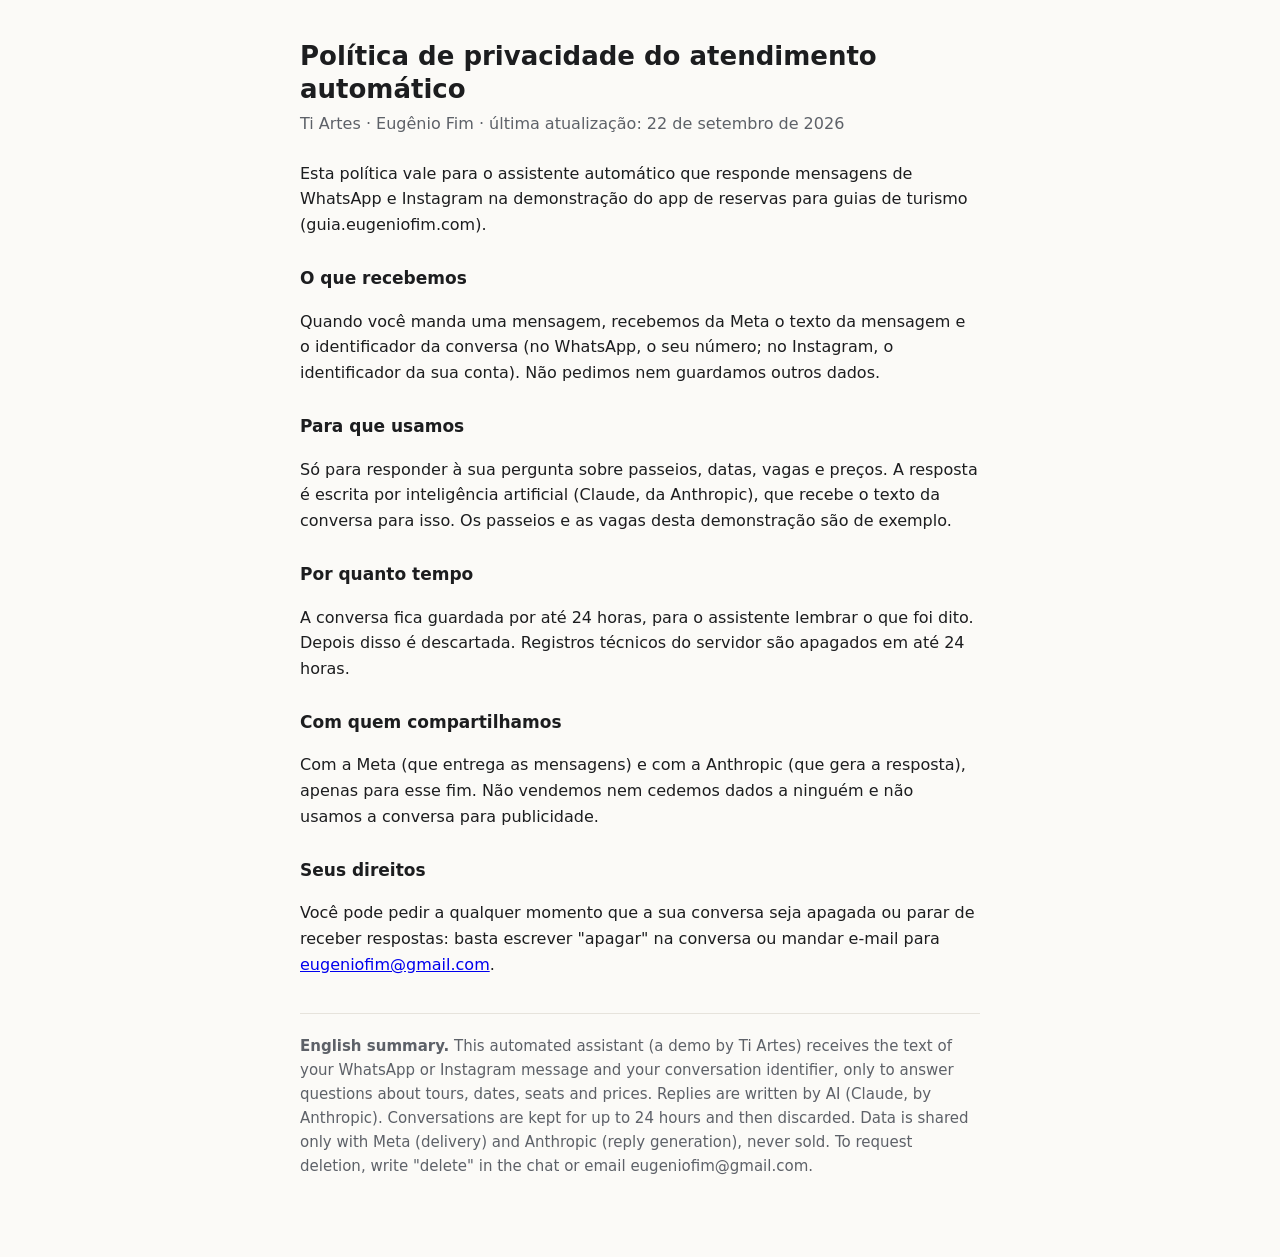
<file: privacidade.html>
<!doctype html>
<html lang="pt-BR">
<head>
<meta charset="utf-8">
<meta name="viewport" content="width=device-width, initial-scale=1">
<title>Política de privacidade · Atendimento automático</title>
<style>
  :root { --tinta: #1c1d1f; --fundo: #fbfaf7; --suave: #5d6168; --linha: #e6e3dc; }
  @media (prefers-color-scheme: dark) { :root { --tinta: #ecebe8; --fundo: #141516; --suave: #a3a6ab; --linha: #2b2d30; } }
  body { margin: 0; background: var(--fundo); color: var(--tinta); font: 16px/1.6 system-ui, -apple-system, "Segoe UI", sans-serif; }
  main { max-width: 680px; margin: 0 auto; padding: 40px 20px 64px; }
  h1 { font-size: 26px; line-height: 1.25; margin: 0 0 6px; }
  h2 { font-size: 17px; margin: 28px 0 6px; }
  p, li { color: var(--tinta); } .data { color: var(--suave); margin: 0 0 24px; }
  hr { border: 0; border-top: 1px solid var(--linha); margin: 36px 0 20px; }
  .en { color: var(--suave); font-size: 15px; }
</style>
</head>
<body>
<main>
  <h1>Política de privacidade do atendimento automático</h1>
  <p class="data">Ti Artes · Eugênio Fim · última atualização: 22 de setembro de 2026</p>

  <p>Esta política vale para o assistente automático que responde mensagens de WhatsApp e Instagram na demonstração do app de reservas para guias de turismo (guia.eugeniofim.com).</p>

  <h2>O que recebemos</h2>
  <p>Quando você manda uma mensagem, recebemos da Meta o texto da mensagem e o identificador da conversa (no WhatsApp, o seu número; no Instagram, o identificador da sua conta). Não pedimos nem guardamos outros dados.</p>

  <h2>Para que usamos</h2>
  <p>Só para responder à sua pergunta sobre passeios, datas, vagas e preços. A resposta é escrita por inteligência artificial (Claude, da Anthropic), que recebe o texto da conversa para isso. Os passeios e as vagas desta demonstração são de exemplo.</p>

  <h2>Por quanto tempo</h2>
  <p>A conversa fica guardada por até 24 horas, para o assistente lembrar o que foi dito. Depois disso é descartada. Registros técnicos do servidor são apagados em até 24 horas.</p>

  <h2>Com quem compartilhamos</h2>
  <p>Com a Meta (que entrega as mensagens) e com a Anthropic (que gera a resposta), apenas para esse fim. Não vendemos nem cedemos dados a ninguém e não usamos a conversa para publicidade.</p>

  <h2>Seus direitos</h2>
  <p>Você pode pedir a qualquer momento que a sua conversa seja apagada ou parar de receber respostas: basta escrever "apagar" na conversa ou mandar e-mail para <a href="mailto:eugeniofim@gmail.com">eugeniofim@gmail.com</a>.</p>

  <hr>
  <p class="en"><b>English summary.</b> This automated assistant (a demo by Ti Artes) receives the text of your WhatsApp or Instagram message and your conversation identifier, only to answer questions about tours, dates, seats and prices. Replies are written by AI (Claude, by Anthropic). Conversations are kept for up to 24 hours and then discarded. Data is shared only with Meta (delivery) and Anthropic (reply generation), never sold. To request deletion, write "delete" in the chat or email eugeniofim@gmail.com.</p>
</main>
</body>
</html>
</file>
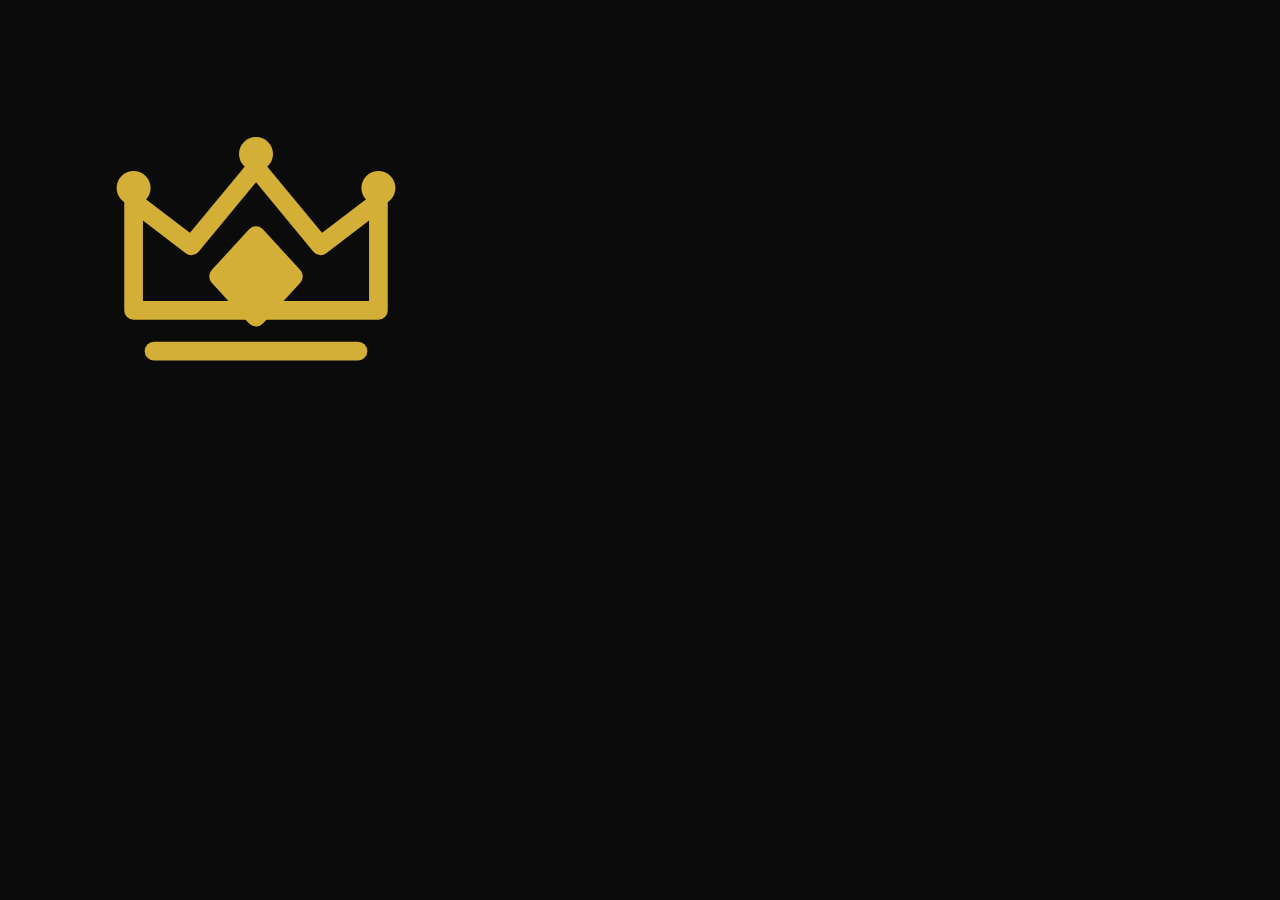
<file: arte/icone.html>
<!doctype html><html><head><meta charset="utf-8"><style>
*{margin:0}body{width:512px;height:512px;background:#0B0B0B;display:grid;place-items:center}
svg{width:340px;height:340px}
</style></head><body>
<svg viewBox="0 0 100 100">
 <g fill="none" stroke="#D4AF37" stroke-width="5.5" stroke-linejoin="round" stroke-linecap="round">
  <path d="M14 66 L14 34 L31 47 L50 24 L69 47 L86 34 L86 66 Z"/>
  <path d="M50 44 L61 56 L50 68 L39 56 Z" fill="#D4AF37"/><path d="M20 78 H80"/></g>
 <circle cx="14" cy="30" r="5" fill="#D4AF37"/><circle cx="50" cy="20" r="5" fill="#D4AF37"/><circle cx="86" cy="30" r="5" fill="#D4AF37"/>
</svg></body></html>
</file>
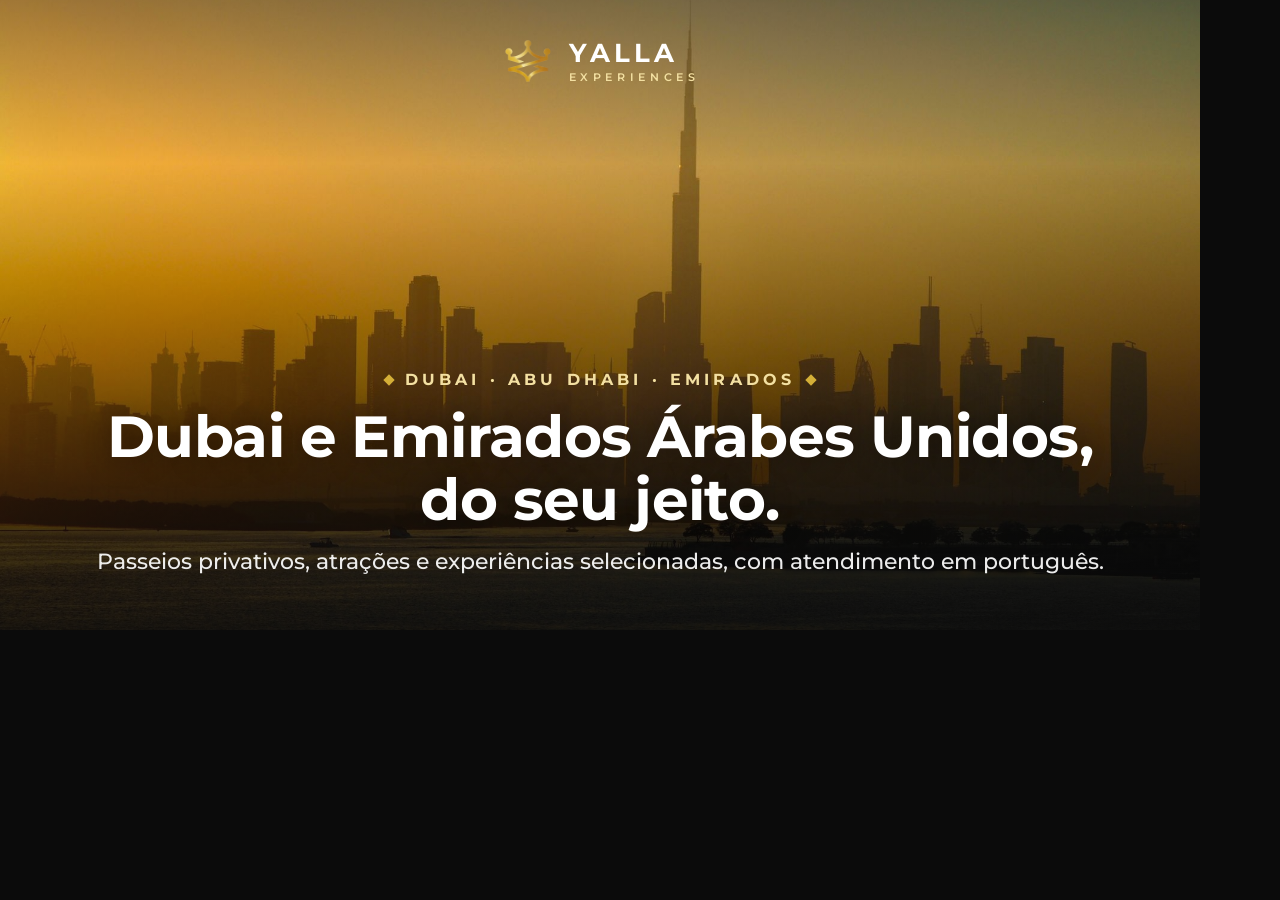
<file: arte/og.html>
<!doctype html><html><head><meta charset="utf-8">
<!-- A imagem do compartilhamento (og.jpg, 1200×630), 21/10/2026: a foto do
     topo do site e a frase do documento da Milla. Texto no centro, porque o
     WhatsApp às vezes corta a prévia em quadrado.
     Gerar: Chrome headless --window-size=1200,630 --screenshot (ver publicar). -->
<link href="https://fonts.googleapis.com/css2?family=Montserrat:wght@500;600;700&display=swap" rel="stylesheet">
<style>
 *{margin:0;box-sizing:border-box}
 body{width:1200px;height:630px;overflow:hidden;position:relative;font-family:Montserrat,sans-serif;color:#fff;background:#0B0B0B}
 .foto{position:absolute;inset:0;width:100%;height:100%;object-fit:cover;object-position:57% 42%}
 .veu{position:absolute;inset:0;background:linear-gradient(180deg,rgba(11,11,11,.38) 0%,rgba(11,11,11,.05) 26%,rgba(11,11,11,.35) 52%,rgba(11,11,11,.88) 100%)}
 .marca{position:absolute;top:34px;left:0;right:0;display:flex;align-items:center;justify-content:center;gap:14px}
 .marca img{width:54px;height:54px}
 .marca b{display:block;font:700 26px/1 Montserrat;letter-spacing:.16em}
 .marca small{display:block;font:600 11px/1 Montserrat;letter-spacing:.42em;margin-top:6px;color:#F3E0A2}
 .in{position:absolute;left:0;right:0;bottom:52px;text-align:center;padding:0 90px}
 .olho{display:inline-flex;align-items:center;gap:12px;font:700 16px/1 Montserrat;letter-spacing:.26em;color:#F3E0A2;text-transform:uppercase}
 .olho::before,.olho::after{content:"";width:8px;height:8px;background:#D4AF37;transform:rotate(45deg)}
 h1{margin-top:18px;font:700 58px/1.08 Montserrat;letter-spacing:-.01em;text-shadow:0 2px 28px rgba(0,0,0,.45)}
 .sub{margin-top:16px;font:500 22px/1.4 Montserrat;color:rgba(255,255,255,.92)}
</style></head><body>
 <img class="foto" src="home-dubai.jpg" alt="">
 <div class="veu"></div>
 <div class="marca"><img src="coroa.png" alt=""><span><b>YALLA</b><small>EXPERIENCES</small></span></div>
 <div class="in">
  <span class="olho">Dubai · Abu Dhabi · Emirados</span>
  <h1>Dubai e Emirados Árabes Unidos,<br>do seu jeito.</h1>
  <p class="sub">Passeios privativos, atrações e experiências selecionadas, com atendimento em português.</p>
 </div>
</body></html>
</file>
<file: tokens.css>
/* =========================================================
   APP-GUIA — Design tokens
   Contrastes medidos (WCAG AA). Não usar hex solto no código.
   ========================================================= */

:root{
  /* ---------- MARCA (brand kit Yalla Experiences, set/2026) ----------
     60% preto, 25% dourado, 10% neutro, 5% branco. O dourado #D4AF37 tem
     8.6:1 sobre o preto: serve para texto e para preenchimento com tinta
     escura por cima. No claro (painel), o dourado vira bronze para texto. */
  --brand-primaria:   #D4AF37;   /* LUXURY GOLD */
  --brand-assinatura: #D4AF37;
  --brand-oro:        #F3E0A2;   /* CHAMPAGNE GOLD */
  --brand-destaque:   #E7CF7A;
  --brand-neutro:     #A99F8B;
  --brand-preto:      #000000;   /* MIDNIGHT BLACK */
  --brand-offwhite:   #F5F5F3;   /* IVORY WHITE */
  --brand-sand:       #D9C7A3;   /* SAND BEIGE */
  /* nomes antigos do app-guia: o código ainda chama por eles */
  --brand-verde:   var(--brand-primaria);
  --brand-amarelo: var(--brand-assinatura);

  /* ---------- FUNDOS (tema escuro, a cara da marca) ---------- */
  --paper:     #0B0B0B;
  --surface:   #141414;
  --surface-2: #1D1D1D;
  --surface-3: #262626;
  --line:      #2E2A22;
  --line-2:    #3C3527;
  --rail:      #080808;

  /* ---------- TEXTO ---------- */
  --ink:    #F5F5F3;   /* IVORY · 17:1 sobre o preto */
  --ink-2:  #DCD6C8;   /* corpo secundário · 12:1 */
  --ink-3:  #A99F8B;   /* legendas · 6.4:1 */

  /* ---------- AÇÃO ---------- */
  --accent:       var(--brand-primaria);
  --accent-ink:   #0B0B0B;          /* texto sobre o dourado · 9.6:1 */
  --accent-wash:  #2A2314;
  --accent-line:  #57492A;

  /* Dourado claro é assinatura: preenchimento com tinta preta */
  --highlight:      var(--brand-oro);
  --highlight-ink:  #0B0B0B;
  --highlight-wash: #2E2818;
  --highlight-text: #E7CF7A;        /* dourado claro para texto · 11:1 */

  /* ---------- ESTADOS (separados da paleta de marca) ---------- */
  --ok:        #7FC8A9;  --ok-wash:    #12291F;   /* pago, confirmado */
  --warn:      #E7CF7A;  --warn-wash:  #2E2818;   /* pendente, vence */
  --danger:    #E8836F;  --danger-wash:#301A16;   /* vencido, cancelado */
  --neutral:   #A99F8B;  --neutral-wash:#22201B;

  /* ---------- TIPOGRAFIA ---------- */
  /* O brand kit: Montserrat Bold nos títulos, Montserrat Medium em subtítulos
     e menus, Playfair Display só nas frases institucionais. Mono = números. */
  --f-display: "Montserrat", "Avenir Next", "Segoe UI", system-ui, sans-serif;
  --f-ui:      "Montserrat", -apple-system, "Segoe UI", Roboto, system-ui, sans-serif;
  --f-serif:   "Playfair Display", Georgia, "Times New Roman", serif;
  --f-mono:    "JetBrains Mono", ui-monospace, "SF Mono", Menlo, monospace;

  --t-display: 700;   /* títulos: peso do logo */
  --t-strong:  600;
  --t-body:    400;

  /* escala (1.25) */
  --fs-9:  44px;  --lh-9: 1.04;
  --fs-8:  34px;  --lh-8: 1.08;
  --fs-7:  27px;  --lh-7: 1.14;
  --fs-6:  22px;  --lh-6: 1.22;
  --fs-5:  18px;  --lh-5: 1.35;
  --fs-4:  15px;  --lh-4: 1.55;   /* corpo */
  --fs-3:  13px;  --lh-3: 1.5;
  --fs-2:  11.5px;--lh-2: 1.45;
  --fs-1:  10px;  --lh-1: 1.4;    /* etiquetas mono, maiúsculas, tracking .14em */

  --track-display: -0.025em;
  --track-label:    0.14em;

  /* ---------- ESPAÇO ----------
     Escala de passo 2 até 16px (a interface é densa), depois passo 8.
     Regra: use o token mais próximo; não invente valores intermediários. */
  --s-0:2px;  --s-1:4px;  --s-2:6px;  --s-3:8px;   --s-4:10px;
  --s-5:12px; --s-6:14px; --s-7:16px; --s-8:20px;  --s-9:24px;
  --s-10:32px; --s-11:40px; --s-12:48px; --s-14:64px;

  /* ---------- FORMA ---------- */
  --r-sm:8px; --r:12px; --r-lg:18px; --r-xl:26px; --r-pill:999px;

  /* ---------- ELEVAÇÃO ---------- */
  --sh-1: 0 1px 2px rgba(17,17,17,.04), 0 8px 22px -16px rgba(17,17,17,.28);
  --sh-2: 0 2px 6px rgba(17,17,17,.05), 0 20px 44px -24px rgba(17,17,17,.34);
  --sh-3: 0 28px 64px -30px rgba(17,17,17,.42);

  /* ---------- MOVIMENTO ---------- */
  --ease:   cubic-bezier(.22,1,.36,1);
  --spring: cubic-bezier(.34,1.4,.5,1);
  --d-fast: 180ms; --d-base: 260ms; --d-slow: 480ms;
}

/* O site da cliente é escuro (a marca). O painel tem o visual dele
   (Ajustes → Visual do painel), claro por padrão: no claro o dourado vira
   bronze para ter contraste em texto e botão. */
:root[data-theme="light"]{
  --paper:#F5F5F3; --surface:#FFFFFF; --surface-2:#EFEBE2; --surface-3:#E4DDCF;
  --line:#E2DCCF; --line-2:#CFC6B4; --rail:#EDE7DA;
  --ink:#0B0B0B; --ink-2:#3D372C; --ink-3:#6B6250;
  --accent:#8A6D1E; --accent-ink:#FFFFFF; --accent-wash:#F3ECDA; --accent-line:#DCCB9E;
  --highlight:#D4AF37; --highlight-ink:#0B0B0B; --highlight-wash:#F7EFD6; --highlight-text:#7A5A12;
  --ok:#2E6B4F; --ok-wash:#E3EDE6;
  --warn:#7e6308; --warn-wash:#f6edd3;
  --danger:#a3053f; --danger-wash:#f2e0e1;
  --neutral:#4A4045; --neutral-wash:#ece6e4;
  --sh-1: 0 1px 2px rgba(17,17,17,.04), 0 8px 22px -16px rgba(17,17,17,.28);
  --sh-2: 0 2px 6px rgba(17,17,17,.05), 0 20px 44px -24px rgba(17,17,17,.34);
  --sh-3: 0 28px 64px -30px rgba(17,17,17,.42);
}

/* Tema escuro — igual à marca */
:root[data-theme="dark"]{
  --paper:#0B0B0B; --surface:#141414; --surface-2:#1D1D1D; --surface-3:#262626;
  --line:#2E2A22; --line-2:#3C3527; --rail:#080808;
  --ink:#F5F5F3; --ink-2:#DCD6C8; --ink-3:#A99F8B;
  --accent:#D4AF37; --accent-ink:#0B0B0B; --accent-wash:#2A2314; --accent-line:#57492A;
  --highlight:#F3E0A2; --highlight-ink:#0B0B0B; --highlight-wash:#2E2818; --highlight-text:#E7CF7A;
  --ok:#7FC8A9;  --ok-wash:#12291F;
  --warn:#E7CF7A; --warn-wash:#2E2818;
  --danger:#E8836F; --danger-wash:#301A16;
  --neutral:#A99F8B; --neutral-wash:#22201B;
  --sh-1:0 1px 2px rgba(0,0,0,.5), 0 10px 26px -18px rgba(0,0,0,.9);
  --sh-2:0 2px 8px rgba(0,0,0,.5), 0 24px 50px -26px rgba(0,0,0,.95);
  --sh-3:0 32px 70px -32px rgba(0,0,0,.95);
}
:root{ --sh-1:0 1px 2px rgba(0,0,0,.5), 0 10px 26px -18px rgba(0,0,0,.9);
  --sh-2:0 2px 8px rgba(0,0,0,.5), 0 24px 50px -26px rgba(0,0,0,.95);
  --sh-3:0 32px 70px -32px rgba(0,0,0,.95); }

/* =========================================================
   REGRAS QUE NÃO SE QUEBRAM
   1. Amarelo nunca é texto sobre fundo claro. Use --highlight-text.
   2. Verde é a ação principal. Um botão verde por tela.
   3. Vinho é urgência (vencido, últimas vagas). Não decora.
   4. Cinza é legenda, nunca título.
   5. Números sempre em --f-mono com font-variant-numeric: tabular-nums.
   6. Toda cor sai daqui. Hex solto no componente = bug.
      Exceção única: #fff sobre preenchimento de marca (verde/vinho).
   7. Espaçamento sai de --s-*. Valor cru em px = dívida a pagar.
   8. Todo controle clicável precisa de :focus-visible próprio ou herdado.
   9. Botão só com ícone precisa de aria-label; ícone decorativo, aria-hidden.
   ========================================================= */
</file>
<file: operacao.css>
/* =========================================================
   OPERACAO — Hoje, Guias, Ficha, Contabilidade, Sob consulta,
   Voucher e Meu pedido. So tokens do tokens.css; nada de hex solto
   (a nao ser o branco/preto do papel impresso).
   ========================================================= */

/* ---------- Hoje ---------- */
.op-date{width:auto!important;flex:0 0 auto;padding:6px 10px;border-radius:var(--r-pill);background:var(--surface);box-shadow:var(--sh-1);border:0;font:inherit;font-size:var(--fs-3);color:var(--ink)}
.op-busca{position:relative;margin-bottom:14px}
.op-busca input{width:100%;padding:14px 18px;border-radius:var(--r-lg);border:1.5px solid var(--line-2);background:var(--surface);font:inherit;font-size:var(--fs-4);color:var(--ink)}
.op-busca input:focus{outline:none;border-color:var(--accent);box-shadow:0 0 0 3px var(--accent-wash)}
.op-resbusca{margin-top:6px;background:var(--surface);border-radius:var(--r-lg);box-shadow:var(--sh-2, var(--sh-1));overflow:hidden}
.op-achado{display:block;width:100%;text-align:left;padding:11px 16px;border-bottom:1px solid var(--line)}
.op-achado:last-child{border-bottom:0}
.op-achado:hover{background:var(--surface-2)}
.op-achado b{display:block}
.op-achado small{color:var(--ink-3)}
.op-pend{display:flex;flex-direction:column;gap:0;margin-bottom:4px}
.op-pend a.alert{text-decoration:none;color:inherit}
.op-resumo{color:var(--ink-2);font-size:var(--fs-3);margin:4px 0 12px}

/* o cartao de um servico */
.svc{display:grid;grid-template-columns:74px 1fr;gap:14px;background:var(--surface);border-radius:var(--r-lg);box-shadow:var(--sh-1);padding:16px 18px;margin-bottom:12px;border-left:4px solid var(--brand-assinatura)}
.svc.cancel{opacity:.55;border-left-color:var(--line-2)}
.svc.foco{box-shadow:0 0 0 3px var(--brand-assinatura),var(--sh-1);animation:opFoco 1.6s ease 2}
@keyframes opFoco{50%{box-shadow:0 0 0 7px var(--highlight-wash),var(--sh-1)}}
.svc-hora b{display:block;font-family:var(--f-display);font-size:var(--fs-6);line-height:1.1}
.svc-hora small{display:block;color:var(--ink-3);font-size:var(--fs-2);text-transform:uppercase;letter-spacing:.06em;margin-top:2px}
.svc-top{font-size:var(--fs-4)}
.svc-top small{color:var(--ink-3)}
.svc-cli{margin:4px 0 8px;display:flex;align-items:center;gap:8px;flex-wrap:wrap}
.svc-cli a:first-child{font-family:var(--f-display);font-weight:700;font-size:var(--fs-5);color:var(--accent);text-decoration:underline;text-decoration-thickness:1px;text-underline-offset:3px}
.svc-linhas{display:flex;flex-direction:column;gap:5px;font-size:var(--fs-3);color:var(--ink-2)}
.svc-linhas b{color:var(--ink)}
.svc-din{display:inline-flex;flex-wrap:wrap;align-items:baseline;gap:4px 10px;padding:7px 12px;border-radius:var(--r);font-size:var(--fs-4);width:fit-content;max-width:100%}
.svc-din small{font-size:var(--fs-2);opacity:.85}
.svc-din.ok{background:var(--ok-wash);color:var(--ok)}
.svc-din.warn{background:var(--highlight-wash);color:var(--highlight-text)}
.svc-din.warn b{color:inherit}
.svc-din.bad{background:var(--danger-wash);color:var(--danger)}
.svc-din.bad b{color:inherit}
.svc-alerta{color:var(--danger);font-weight:var(--t-strong)}
.svc-alerta a{color:inherit;text-decoration:underline}
.svc-obs{background:var(--surface-2);padding:6px 10px;border-radius:var(--r-sm)}
.svc .tacts{margin-top:10px;display:flex;flex-wrap:wrap;gap:6px}
.svc-form{margin-top:12px;padding:14px;border-radius:var(--r);background:var(--surface-2)}
.svc-form[hidden]{display:none}
.mini.wa-mini{padding:3px 10px;margin-left:6px}
@media(max-width:600px){
  .svc{grid-template-columns:1fr;gap:6px;padding:14px}
  .svc-hora{display:flex;align-items:baseline;gap:8px}
}

/* ---------- Guias ---------- */
.gl-grupo{margin-top:14px}
.op-lbl{display:block;margin:4px 0 6px;font-size:var(--fs-2);font-weight:var(--t-strong);text-transform:uppercase;letter-spacing:.08em;color:var(--ink-3)}
.gl-row{display:grid;grid-template-columns:28px minmax(140px,1fr) auto;gap:8px 12px;align-items:center;padding:10px 0;border-bottom:1px solid var(--line)}
.gl-row:last-child{border-bottom:0}
.gl-row .tacts{grid-column:2 / -1;display:flex;flex-wrap:wrap;gap:6px}
.gl-row.ocupada .gl-nome{opacity:.6}
@media(max-width:600px){
  .gl-row{grid-template-columns:28px minmax(0,1fr)}
  .gl-row > .pill{grid-column:2;justify-self:start;white-space:normal}
}
.gl-pref{width:26px;height:26px;border-radius:50%;display:grid;place-items:center;background:var(--accent-wash);color:var(--accent);font-weight:700;font-size:var(--fs-2)}
.gl-nome b{display:block}
.gl-nome small{color:var(--ink-3);font-size:var(--fs-2)}
.gq-lote{margin-top:10px;padding:12px;border-radius:var(--r);background:var(--highlight-wash)}
.gsem-wrap{overflow-x:auto;-webkit-overflow-scrolling:touch;margin:0 -4px}
.gsem{border-collapse:separate;border-spacing:2px;font-size:var(--fs-2);min-width:640px}
.gsem th{font-weight:var(--t-strong);color:var(--ink-3);padding:3px 2px;text-align:center;white-space:nowrap}
.gsem th.on{color:var(--accent)}
.gsem th.tu{font-weight:400;font-size:var(--fs-1)}
.gsem th.gnome{text-align:left;color:var(--ink);padding-right:8px;position:sticky;left:0;background:var(--surface)}
.gc{width:22px;height:26px;text-align:center;border-radius:5px;background:var(--surface-2);color:var(--ink-3);cursor:pointer;user-select:none}
.gc:hover{outline:2px solid var(--accent-line)}
.gc.livre{background:var(--ok-wash);color:var(--ok);font-weight:700}
.gc.ocupada{background:var(--danger-wash);color:var(--danger);font-weight:700}
.gc.serv{background:var(--accent);color:var(--accent-ink)}

/* ---------- Ficha ---------- */
.ficha-top .tacts{display:flex;flex-wrap:wrap;gap:6px;margin:12px 0}
.ficha-top .kpis{margin-top:6px}
a.clink{color:inherit;text-decoration:underline;text-decoration-color:var(--accent-line);text-underline-offset:3px}
a.clink:hover{text-decoration-color:var(--accent)}

/* ---------- Sob consulta ---------- */
.orc-row{display:flex;align-items:center;gap:12px;padding:12px 0;border-bottom:1px solid var(--line);color:inherit;text-decoration:none}
.orc-row:last-child{border-bottom:0}
.orc-row .tinfo{flex:1;min-width:0}
.orc-row .tinfo small{display:block;color:var(--ink-3)}
/* pedido do "Monte seu roteiro" com dois botões (13/11/2026): no celular os botões descem para baixo do nome */
.orc-row:has(> .tacts){flex-wrap:wrap}
.orc-row > .tacts{display:flex;gap:6px;flex-wrap:wrap;align-items:center}
.orc-row:has(> .tacts) .tinfo{flex:1 1 220px}
/* serviço sem horário (18/11/2026): não parece um horário de verdade */
.svc-hora b.svc-semh{font-size:13px;color:var(--warn,#9a6b00);font-weight:700}
/* o horário do cartão é um botão: tocar abre a edição no campo do horário (18/11/2026) */
button.svc-hora{background:none;border:0;padding:0;margin:0;text-align:left;color:inherit;font:inherit;cursor:pointer;align-self:flex-start}
button.svc-hora:hover b,button.svc-hora:focus-visible b{text-decoration:underline;text-underline-offset:4px}
a.orc-row:hover .tinfo b{text-decoration:underline}
.orc-item{padding:12px;border-radius:var(--r);background:var(--surface-2);margin-bottom:10px}
.orc-item.sug{background:var(--highlight-wash)}
.orc-item .frow{align-items:end}
.orc-item-pe{display:flex;flex-wrap:wrap;align-items:center;gap:8px}
.orc-obs{flex:1;min-width:180px;padding:7px 10px;border-radius:var(--r-sm);border:1px solid var(--line-2);background:var(--surface);font:inherit;font-size:var(--fs-3)}
.fld.sm{max-width:110px}
.fld.grow{flex:2;display:block}  /* .grow sozinho é a linha de participantes (grade 1fr 118px): no campo, não */
.orc-add{align-items:end;margin-top:6px}
.orc-tot{display:flex;flex-wrap:wrap;gap:10px 22px;padding:12px 16px;border-radius:var(--r);background:var(--accent-wash);color:var(--accent);margin:8px 0 12px;font-size:var(--fs-4)}
.orc-tot b{font-family:var(--f-display);font-size:var(--fs-5)}
.orc-fecha{border:2px solid var(--ok-wash)}
.cc-lido{margin-top:12px;padding:12px 14px;border-radius:var(--r);background:var(--surface-2)}
.cc-lido ul{margin:6px 0 10px 18px}
.conta-row{align-items:end}
.conta-row .mini{margin-bottom:6px}

/* ---------- documentos (voucher e orcamento) ---------- */
.doc-barra{position:sticky;top:0;z-index:20;display:flex;flex-wrap:wrap;gap:8px;align-items:center;padding:12px 16px;background:color-mix(in srgb,var(--paper) 92%,transparent);backdrop-filter:blur(10px);border-bottom:1px solid var(--line)}
.doc-barra #docPrint{margin-left:auto}
.doc{max-width:760px;margin:20px auto 80px;background:var(--surface);border-radius:var(--r-lg);box-shadow:var(--sh-1);padding:32px 36px;color:var(--ink)}
.doc h2{font-size:var(--fs-6);margin:6px 0 14px}
.doc h3{font-size:var(--fs-4);margin:22px 0 6px;text-transform:uppercase;letter-spacing:.06em;color:var(--ink-3)}
.doc-cab{display:flex;align-items:center;gap:14px;padding-bottom:16px;margin-bottom:18px;border-bottom:2px solid var(--brand-assinatura)}
.doc-cab b{display:block;font-family:var(--f-display);font-size:var(--fs-6)}
.doc-cab small{color:var(--ink-3)}
.doc-grande small{display:block;color:var(--ink-3);font-size:var(--fs-2);text-transform:uppercase;letter-spacing:.08em}
.doc-grande b{font-size:var(--fs-7)}
.doc-dl{display:grid;grid-template-columns:130px 1fr;gap:8px 16px;margin:0}
.doc-dl dt{color:var(--ink-3)}
.doc-dl dd{margin:0;font-weight:var(--t-strong)}
.doc-pag{margin:20px 0;padding:14px 18px;border-radius:var(--r)}
.doc-pag b{display:block;font-size:var(--fs-5)}
.doc-pag.falta{background:var(--highlight-wash);color:var(--highlight-text)}
.doc-pag.ok{background:var(--ok-wash);color:var(--ok)}
.doc-dica,.doc-termos{white-space:normal;color:var(--ink-2)}
.doc-termos{font-size:var(--fs-3)}
.doc-contato{margin-top:20px;padding-top:14px;border-top:1px solid var(--line)}
.doc-tbl{width:100%;margin:10px 0}
@media(max-width:600px){.doc{padding:22px 18px;margin:12px 8px 80px}.doc-dl{grid-template-columns:1fr}.doc-dl dt{margin-top:6px}}
@media print{
  .doc-barra,.nao-imprime,.cesta-bar,.protobar,#demoFaixa{display:none!important}
  .doc{box-shadow:none!important;margin:0!important;padding:0!important;max-width:none!important}
  .svc-form,.op-busca,.op-pend .alert{display:none!important}
  .svc{break-inside:avoid;box-shadow:none!important;border:1px solid #ccc!important}
}

/* ---------- cliente: Meu pedido e termos ---------- */
.cesta-bar{position:fixed;left:50%;bottom:calc(58px + env(safe-area-inset-bottom));transform:translateX(-50%);z-index:60;
  display:flex;align-items:center;gap:8px;padding:12px 20px;border-radius:var(--r-pill);
  background:var(--brand-primaria);color:#fff;box-shadow:var(--sh-1);text-decoration:none;font-size:var(--fs-3);white-space:nowrap;max-width:94vw}
.cesta-bar span{opacity:.85;margin-left:6px}
.termos-ck{margin:6px 0 10px;font-size:var(--fs-2);color:var(--ink-3)}
.termos-ck summary{cursor:pointer;text-decoration:underline}
.termos-ck p{margin-top:6px;max-height:220px;overflow:auto;padding:10px;border-radius:var(--r-sm);background:var(--surface-2)}

/* =========================================================
   RELATORIOS — cores dos graficos. Um tom so (o vinho dela),
   validado: rampa monotona, degraus visiveis, o mais claro
   acima de 2:1 no cartao. No escuro a rampa inverte: o mais
   forte e o mais claro. Texto nunca usa a cor do dado.
   ========================================================= */
:root{
  --cv-main:#5B3145; --cv-soft:#C08AA3; --cv-mute:#C9BDC3; --cv-grid:var(--line);
  --cv-s1:#C99BB0; --cv-s2:#A96E8A; --cv-s3:#86486A; --cv-s4:#5B3145;
  --cv-s1-ink:#111111; --cv-s2-ink:#111111; --cv-s3-ink:#FFFFFF; --cv-s4-ink:#FFFFFF;
}
@media (prefers-color-scheme: dark){
  :root:not([data-theme="light"]):not([data-theme="dark"]){
    --cv-main:#E08CAC; --cv-soft:#8E5772; --cv-mute:#54434C;
    --cv-s1:#7E4D66; --cv-s2:#A26A87; --cv-s3:#C488A6; --cv-s4:#E6ADC7;
    --cv-s1-ink:#F5F1F2; --cv-s2-ink:#F5F1F2; --cv-s3-ink:#1A0F14; --cv-s4-ink:#1A0F14;
  }
}
:root[data-theme="dark"]{
  --cv-main:#E08CAC; --cv-soft:#8E5772; --cv-mute:#54434C;
  --cv-s1:#7E4D66; --cv-s2:#A26A87; --cv-s3:#C488A6; --cv-s4:#E6ADC7;
  --cv-s1-ink:#F5F1F2; --cv-s2-ink:#F5F1F2; --cv-s3-ink:#1A0F14; --cv-s4-ink:#1A0F14;
}
.rp-per{margin:-6px 0 14px}
.rp-svg{display:block;overflow:visible}
.rp-plot{width:100%;min-height:170px}
.rp-ax{font-family:var(--f-mono);font-size:10px;fill:var(--ink-3);font-variant-numeric:tabular-nums}
.rp-ax.on{fill:var(--ink);font-weight:600}
.rp-val{font-family:var(--f-ui, system-ui);font-size:12px;font-weight:600;fill:var(--ink)}
.rp-hit{cursor:default;outline:none}
.rp-hit:focus-visible,.rp-hit.rp-on{fill:var(--ink);fill-opacity:.05}

/* o numero principal e o seu grafico, lado a lado */
.rp-hero{display:grid;grid-template-columns:minmax(220px,300px) 1fr;gap:18px 28px;align-items:end}
.rp-hero-num small{display:block;font-family:var(--f-mono);font-size:10px;letter-spacing:.12em;text-transform:uppercase;color:var(--ink-3)}
.rp-hero-num b{display:block;font-family:var(--f-display);font-size:clamp(40px,6vw,56px);font-weight:700;letter-spacing:-.02em;line-height:1.05;margin:8px 0 10px}
.rp-full{grid-column:1 / -1}
@media(max-width:760px){.rp-hero{grid-template-columns:1fr}}
.rp-extra{display:block;font-size:var(--fs-2);color:var(--ink-3);margin-top:6px}

/* a setinha: sempre com texto, nunca so cor */
.rp-d{display:inline-flex;align-items:baseline;gap:6px;flex-wrap:wrap;font-size:var(--fs-2);font-weight:var(--t-strong);padding:3px 9px;border-radius:var(--r-pill);margin-top:4px}
.rp-d .rp-vs{font-weight:400;opacity:.85;font-family:inherit;font-size:inherit;letter-spacing:0;text-transform:none}
.rp-d.ok{background:var(--ok-wash);color:var(--ok)}
.rp-d.bad{background:var(--danger-wash);color:var(--danger)}
.rp-d.n{background:var(--surface-2);color:var(--ink-2)}

.rp-frases ul{margin:0;padding-left:20px;display:flex;flex-direction:column;gap:8px;color:var(--ink-2)}
.rp-frases li::marker{color:var(--highlight)}
.rp-frases b{color:var(--ink)}

.rp-tiles{display:grid;grid-template-columns:repeat(3,minmax(0,1fr));gap:12px;margin-bottom:14px}
@media(max-width:1000px){.rp-tiles{grid-template-columns:repeat(2,minmax(0,1fr))}}
@media(max-width:560px){.rp-tiles{grid-template-columns:1fr}}
.rp-tile{background:var(--surface);border-radius:var(--r-lg);box-shadow:var(--sh-1);padding:16px 18px;display:flex;flex-direction:column;align-items:flex-start;gap:2px;position:relative}
.rp-tile small{font-family:var(--f-mono);font-size:10px;letter-spacing:.12em;text-transform:uppercase;color:var(--ink-3)}
.rp-tile b{font-family:var(--f-display);font-size:28px;font-weight:700;letter-spacing:-.02em;margin:6px 0 2px}
.rp-un{font-size:15px;font-weight:500;color:var(--ink-3);letter-spacing:0}
.rp-spark{margin-top:10px}

.rp-cab{display:flex;flex-wrap:wrap;align-items:center;justify-content:space-between;gap:8px}
.rp-cab h3{margin:0}
.rp-leg{display:inline-flex;align-items:center;gap:6px;font-size:var(--fs-2);color:var(--ink-2)}
.rp-leg i{width:10px;height:10px;border-radius:2px;display:inline-block;margin-left:8px}
.two-col.rp-duas{grid-template-columns:1fr 1fr;gap:14px}
@media(max-width:900px){.two-col.rp-duas{grid-template-columns:1fr}}

/* calor: dia x turno */
.rp-calor{display:grid;grid-template-columns:52px repeat(7,minmax(0,1fr));gap:4px;margin:10px 0 8px}
.rp-cd{text-align:center;font-family:var(--f-mono);font-size:10px;color:var(--ink-3);text-transform:uppercase}
.rp-ct{font-size:var(--fs-2);color:var(--ink-2);align-self:center}
.rp-cel{height:34px;border-radius:6px;display:grid;place-items:center;font-size:var(--fs-2);font-weight:700;background:var(--surface-2);color:var(--ink-3)}
.rp-cel.s1{background:var(--cv-s1);color:var(--cv-s1-ink)}
.rp-cel.s2{background:var(--cv-s2);color:var(--cv-s2-ink)}
.rp-cel.s3{background:var(--cv-s3);color:var(--cv-s3-ink)}
.rp-cel.s4{background:var(--cv-s4);color:var(--cv-s4-ink)}
.rp-cel:focus-visible,.rp-cel.rp-on{outline:2px solid var(--ink);outline-offset:1px}
.rp-escala{display:flex;align-items:center;gap:4px;font-size:var(--fs-1);color:var(--ink-3);margin-bottom:6px}
.rp-escala i{width:18px;height:10px;border-radius:2px}
.rp-escala i.s1{background:var(--cv-s1)}.rp-escala i.s2{background:var(--cv-s2)}.rp-escala i.s3{background:var(--cv-s3)}.rp-escala i.s4{background:var(--cv-s4)}

/* barras deitadas: finas, valor na ponta */
.rp-hbars{display:flex;flex-direction:column;gap:10px;margin:6px 0 10px}
.rp-hb{display:grid;grid-template-columns:minmax(110px,38%) 1fr;gap:12px;align-items:center;border-radius:6px;outline:none}
.rp-hb:focus-visible,.rp-hb.rp-on{background:var(--surface-2)}
.rp-hb-nome{font-size:var(--fs-3);line-height:1.3;min-width:0}
.rp-hb-nome small{display:block;font-size:var(--fs-1);color:var(--ink-3)}
.rp-hb-pista{display:flex;align-items:center;gap:8px;min-width:0}
.rp-hb-pista i{display:block;height:12px;border-radius:0 4px 4px 0;background:var(--cv-main);flex:none;max-width:calc(100% - 90px)}
.rp-hb-pista em{font-style:normal;font-family:var(--f-mono);font-size:var(--fs-2);color:var(--ink);white-space:nowrap;font-variant-numeric:tabular-nums}
@media(max-width:600px){.rp-hb{grid-template-columns:1fr;gap:4px}}
.rp-mini{display:grid;grid-template-columns:repeat(3,1fr);gap:8px;margin:4px 0 10px;padding-top:10px;border-top:1px solid var(--line)}
.rp-mini b{display:block;font-family:var(--f-display);font-size:22px}
.rp-mini small{font-size:var(--fs-1);color:var(--ink-3)}

.rp-tab{margin-top:8px;font-size:var(--fs-2)}
.rp-tab summary{cursor:pointer;color:var(--ink-3);text-decoration:underline;text-underline-offset:3px;width:fit-content}
.rp-tabwrap{overflow-x:auto;margin-top:8px}
.rp-tip{position:fixed;z-index:400;pointer-events:none;background:var(--ink);color:var(--paper);border-radius:var(--r-sm);padding:8px 11px;box-shadow:var(--sh-2, var(--sh-1));display:flex;flex-direction:column;gap:2px;max-width:260px;font-size:var(--fs-2)}
.rp-tip b{font-size:var(--fs-4);font-variant-numeric:tabular-nums}
.rp-tip span{opacity:.85}
@media print{.rp-tab{display:none}.rp-tip{display:none!important}}

/* =========================================================
   TAREFAS E ANOTACOES
   ========================================================= */
.tf-nova .frow{align-items:end}
.tf-grupo h3,.tf-lembra h3{display:flex;align-items:center;gap:8px}
.tf-n{font-family:var(--f-mono);font-size:var(--fs-2);color:var(--ink-3);font-weight:400}
.tf-grupo.bad h3{color:var(--danger)}
.tf-bad{color:var(--danger)}
.tf-row{display:grid;grid-template-columns:30px 1fr;gap:12px;padding:12px 0;border-top:1px solid var(--line)}
.tf-grupo h3 + .tf-row,.tf-hoje .rp-cab + .tf-row,.tf-row:first-child{border-top:0}
.tf-ck{width:26px;height:26px;border-radius:50%;border:2px solid var(--line-2);background:var(--surface);display:grid;place-items:center;font-size:14px;color:var(--ok);margin-top:1px;flex:none}
.tf-ck:hover{border-color:var(--ok);background:var(--ok-wash)}
.tf-ck:focus-visible{outline:2px solid var(--accent);outline-offset:2px}
.tf-ck.on{border-color:var(--ok);background:var(--ok-wash);font-weight:700}
.tf-row.espera .tf-ck{border-style:dashed}
.tf-corpo{display:flex;flex-direction:column;gap:4px;min-width:0}
.tf-txt{font-weight:var(--t-strong);line-height:1.35}
.tf-txt a{color:inherit;text-decoration:underline;text-underline-offset:3px}
.tf-row.feita .tf-txt{text-decoration:line-through;color:var(--ink-3);font-weight:400}
.tf-meta{display:flex;flex-wrap:wrap;gap:4px 10px;font-size:var(--fs-2);color:var(--ink-3)}
.tf-meta a{color:var(--accent)}
.tf-quando{font-weight:var(--t-strong);color:var(--ink-2)}
.tf-quando.hoje{color:var(--accent)}
.tf-quando.bad{color:var(--danger)}
.tf-dep{color:var(--highlight-text)}
.tf-det{color:var(--ink-2);white-space:pre-line}
.tf-row .tacts{display:flex;flex-wrap:wrap;gap:6px;margin-top:4px}
.tf-lembra .op-lbl{margin-top:10px}
.tf-lem{display:flex;flex-wrap:wrap;align-items:center;justify-content:space-between;gap:8px 14px;padding:10px 12px;border-radius:var(--r);background:var(--surface-2);margin-bottom:6px;border-left:3px solid var(--line-2)}
.tf-lem.bad{border-left-color:var(--danger)}
.tf-lem.warn{border-left-color:var(--brand-assinatura)}
.tf-lem .tf-corpo small{color:var(--ink-3)}
.tf-lem .tacts{display:flex;gap:6px;flex-wrap:wrap}
.tf-sozinha{border:1px solid var(--ok-wash)}
.tf-hoje{border-left:4px solid var(--ok)}
.nt-grade{display:grid;grid-template-columns:repeat(auto-fill,minmax(250px,1fr));gap:12px}
.nt-card{background:var(--surface);border-radius:var(--r-lg);box-shadow:var(--sh-1);padding:14px 16px;display:flex;flex-direction:column;gap:6px}
.nt-card.fixa{background:var(--highlight-wash)}
.nt-card.mini{box-shadow:none;background:var(--surface-2);padding:10px 12px;margin-top:8px}
.nt-card p{margin:0;color:var(--ink-2);font-size:var(--fs-3);white-space:pre-line}
.nt-top{display:flex;align-items:center;gap:8px}
.nt-top small{margin-left:auto;color:var(--ink-3)}
.nt-card .tacts{display:flex;flex-wrap:wrap;gap:6px;margin-top:auto;padding-top:6px}
.ag-tf{position:absolute;right:4px;top:3px;font-size:10px;font-weight:700;color:var(--ok)}
.agc{position:relative}
.ag-tarefas{margin-top:14px;padding-top:12px;border-top:1px solid var(--line)}
.ag-tarefas .frow{align-items:end;margin-top:6px}

/* backup */
.bkp-passos{margin:6px 0 10px;padding-left:20px;display:flex;flex-direction:column;gap:4px;color:var(--ink-2);font-size:var(--fs-3)}
.bkp-estado{font-size:var(--fs-3);color:var(--ink-2);margin:6px 0 10px}
.bkp-aviso{flex-wrap:wrap}
.bkp-volta{flex-wrap:wrap;justify-content:space-between}

/* =========================================================
   CRM — as abas e as colunas da planilha dela
   ========================================================= */
.crm-etapas{display:flex;gap:4px;overflow-x:auto;margin-bottom:12px;border-bottom:1px solid var(--line);-webkit-overflow-scrolling:touch}
.crm-etapa{padding:10px 14px;font-weight:var(--t-strong);font-size:var(--fs-3);color:var(--ink-2);border-bottom:3px solid transparent;white-space:nowrap}
.crm-etapa b{font-family:var(--f-mono);font-size:var(--fs-2);background:var(--surface-2);padding:1px 7px;border-radius:var(--r-pill);margin-left:4px}
.crm-etapa.on{color:var(--accent);border-bottom-color:var(--accent)}
.crm-filtros{display:flex;flex-wrap:wrap;gap:8px;align-items:center;margin-bottom:12px}
.crm-filtros input,.crm-filtros select{padding:9px 12px;border-radius:var(--r);border:1px solid var(--line-2);background:var(--surface);font:inherit;color:var(--ink)}
.crm-filtros input{flex:1;min-width:200px}
.crm-card{background:var(--surface);border-radius:var(--r-lg);box-shadow:var(--sh-1);padding:14px 16px;margin-bottom:10px}
.crm-top{display:flex;flex-wrap:wrap;align-items:center;gap:6px 10px}
.crm-nome{font-family:var(--f-display);font-size:var(--fs-5)}
.crm-veio{font-size:var(--fs-2);color:var(--ink-3);background:var(--surface-2);padding:2px 9px;border-radius:var(--r-pill)}
.crm-linhas{list-style:none;margin:10px 0;padding:0;display:flex;flex-direction:column;gap:6px}
.crm-linhas li{display:grid;grid-template-columns:86px 1fr auto;gap:10px;align-items:baseline;font-size:var(--fs-3)}
.crm-linhas small{color:var(--ink-3)}
.crm-pe{display:flex;flex-direction:column;gap:6px;border-top:1px solid var(--line);padding-top:8px;font-size:var(--fs-3)}
.crm-pe .tacts{display:flex;flex-wrap:wrap;gap:6px}
.crm-rp{color:var(--highlight-text)}
/* Orçamentos fechados (19/11/2026): fechado, uma linha; aberto, a lista */
.crm-fech{padding:12px 16px;margin-bottom:12px}
.crm-fech summary{cursor:pointer;display:flex;flex-direction:column;gap:2px;list-style:none;min-height:44px;justify-content:center}
.crm-fech summary::-webkit-details-marker{display:none}
.crm-fech summary b::after{content:' ▸';color:var(--ink-3)}
.crm-fech[open] summary b::after{content:' ▾'}
.crm-fech summary small{color:var(--ink-3);font-size:var(--fs-2)}
.crm-fech[open] summary{margin-bottom:8px}
/* a planilha: nome fixo a esquerda, cabecalho fixo em cima, grupos de colunas, meses, totais */
.crm-plan-wrap{overflow:auto;max-height:75vh;background:var(--surface);border-radius:var(--r-lg);box-shadow:var(--sh-1);border:1px solid var(--line)}
.crm-plan{border-collapse:separate;border-spacing:0;font-size:var(--fs-2);width:max-content;min-width:100%}
.crm-plan th,.crm-plan td{padding:7px 10px;border-bottom:1px solid var(--line);border-right:1px solid var(--line);text-align:left;vertical-align:top;white-space:nowrap;background:var(--surface)}
.crm-plan thead th{position:sticky;top:0;z-index:2;background:var(--surface-2);color:var(--ink-2);font-weight:var(--t-strong);font-size:var(--fs-1);text-transform:uppercase;letter-spacing:.03em}
.crm-plan thead tr:nth-child(2) th{top:31px}
.crm-plan thead .crm-grp th{height:31px;box-sizing:border-box;background:var(--brand-primaria);color:#fff;text-align:center;font-size:var(--fs-2);letter-spacing:.06em}
.crm-plan .crm-fix{position:sticky;left:0;z-index:1;min-width:170px;max-width:220px;white-space:normal;box-shadow:1px 0 0 var(--line-2)}
.crm-plan thead .crm-fix{z-index:3;text-align:left;vertical-align:bottom}
.crm-plan tbody tr[data-ir]{cursor:pointer}
.crm-plan tbody tr[data-ir]:hover td{background:var(--surface-2)}
.crm-plan tbody tr[data-ir] td.crm-fix{box-shadow:inset 4px 0 0 var(--st,var(--line-2)),1px 0 0 var(--line-2)}
.crm-plan .crm-e-aberto{--st:var(--warn)}
.crm-plan .crm-e-confirmado{--st:var(--ok)}
.crm-plan .crm-e-avaliar{--st:var(--highlight)}
.crm-plan .crm-e-finalizado{--st:var(--neutral)}
.crm-plan .crm-e-perdido{--st:var(--danger)}
.crm-plan .crm-e-perdido td,.crm-plan .crm-e-finalizado td{color:var(--ink-3)}
.crm-plan .crm-cont td{border-bottom-style:dashed}
.crm-plan .crm-idem{color:var(--ink-3);font-weight:400}
.crm-plan .crm-serv{min-width:240px;max-width:360px;white-space:normal;font-weight:600}
.crm-plan .crm-obs{min-width:160px;max-width:260px;white-space:normal;color:var(--ink-2)}
.crm-plan .right{text-align:right}
.crm-plan .crm-quem{color:var(--accent)}
.crm-plan .crm-sem{color:var(--ink-3);font-style:italic}
.crm-plan .crm-dow{color:var(--ink-3);font-size:var(--fs-1)}

/* ---------- TABELA DE PREÇOS ---------- */
.pr-seg{display:flex;gap:4px;padding:4px;border-radius:var(--r-md);background:var(--surface-2);margin:0 0 14px;overflow-x:auto;scrollbar-width:thin}
.pr-seg-b{padding:9px 16px;border-radius:var(--r-sm);font-weight:var(--t-strong);font-size:var(--fs-3);color:var(--ink-2);text-decoration:none;white-space:nowrap}
.pr-seg-b.on{background:var(--surface);color:var(--accent);box-shadow:var(--sh-1)}
.pr-ajuda{margin:0 0 14px;line-height:1.5}
.pr-desc{display:flex;align-items:flex-end;gap:12px;flex-wrap:wrap}
.pr-descin{display:inline-flex;align-items:center;gap:6px}.pr-descin input{width:70px}
.pr-bloco{padding:0;overflow:hidden}
.pr-sec{margin:0;padding:12px 16px;background:var(--brand-primaria);color:#fff;font-size:var(--fs-3);line-height:1.35;border-radius:var(--r-md) var(--r-md) 0 0}
.pr-wrap{overflow-x:auto;scrollbar-width:thin}
.pr-tab{border-collapse:collapse;width:100%;font-size:var(--fs-3)}
.pr-tab th,.pr-tab td{padding:8px 12px;border-bottom:1px solid var(--line);border-right:1px solid var(--line);text-align:right;white-space:nowrap;vertical-align:middle}
.pr-tab th:first-child,.pr-tab td:first-child,.pr-veic{text-align:left}
.pr-tab thead th{position:sticky;top:0;z-index:1;background:var(--surface-2);color:var(--ink-2);font-weight:var(--t-strong);font-size:var(--fs-1);text-transform:uppercase;letter-spacing:.03em}
.pr-tab th.pr-th-ed{color:var(--accent)}
.pr-tab tbody tr:hover{background:var(--accent-wash)}
.pr-tab td.pr-c{color:var(--ink-2)}
.pr-tab td.pr-pp{color:var(--ink-3);font-size:var(--fs-2)}
.pr-tab td.pr-forte{font-weight:var(--t-strong);color:var(--accent)}
.pr-veic{color:var(--ink-3);font-size:var(--fs-2);white-space:normal;min-width:180px;max-width:280px}
.pr-edc{padding:4px 6px;background:var(--paper)}
.pr-in{width:82px;padding:6px 8px;border:1px solid var(--line-2);border-radius:var(--r-sm);text-align:right;font:inherit;font-weight:var(--t-strong);color:var(--ink);background:var(--surface)}
.pr-in:focus{outline:2px solid var(--accent);outline-offset:-1px;border-color:var(--accent)}
.pr-acao{text-align:center}
.pr-orc{white-space:nowrap}
@media(max-width:700px){.pr-veic{min-width:120px;max-width:160px}.pr-tab th,.pr-tab td{padding:7px 8px}}

/* ---------- VOUCHER (documento + editor) ---------- */
.vch-bloco{margin:14px 0;padding-top:12px;border-top:1px solid var(--line)}
.vch-bloco:first-of-type{border-top:0}
.vch-h{margin:12px 0 6px;font-size:var(--fs-4);color:var(--accent);letter-spacing:.02em}
.vch-bloco .vch-sub{margin:8px 0 2px;font-weight:var(--t-strong);color:var(--ink)}
.vch-bloco p{margin:4px 0;line-height:1.5}
.vch-ul{margin:4px 0 8px;padding-left:20px}
.vch-ul li{margin:3px 0;line-height:1.45}
.vch-ajuda{margin:0 0 16px;line-height:1.55}
.vch-grp{margin:18px 0 8px;font-size:var(--fs-2);text-transform:uppercase;letter-spacing:.05em;color:var(--ink-3)}
.vch-ed{padding:14px}
.vch-ed-top{display:flex;justify-content:space-between;align-items:baseline;gap:10px;flex-wrap:wrap;margin-bottom:8px}
.vch-ta{width:100%;font:inherit;font-size:var(--fs-3);line-height:1.5;padding:10px 12px;border:1px solid var(--line-2);border-radius:var(--r-sm);background:var(--surface);color:var(--ink);resize:vertical}
.vch-ta:focus{outline:2px solid var(--accent);outline-offset:-1px;border-color:var(--accent)}
.vch-prev{margin-top:8px}
.vch-prev summary{cursor:pointer;color:var(--accent);font-size:var(--fs-2)}
.vch-preview{margin-top:6px;padding:12px;background:var(--surface-2);border-radius:var(--r-sm);border-top:0}
.crm-plan .crm-dica{color:var(--ink-3);font-weight:400}
.crm-plan tr.crm-mes td{background:var(--surface-3);font-weight:var(--t-strong);font-size:var(--fs-2);color:var(--ink-2);text-transform:capitalize;padding:6px 10px}
.crm-plan tr.crm-mes td.crm-fix{color:var(--ink);box-shadow:1px 0 0 var(--line-2)}
.crm-plan tfoot td{position:sticky;bottom:0;z-index:1;background:var(--surface-2);font-weight:var(--t-strong);border-top:2px solid var(--line-2)}
.crm-plan tfoot td.crm-fix{z-index:2}
.crm-plan td a{color:var(--accent)}
.crm-cols{display:flex;flex-wrap:wrap;gap:6px;align-items:center;margin:0 0 8px}
.crm-cols .chip{font-size:var(--fs-2);padding:4px 10px}
/* o painel do CRM */
.crm-painel{margin:4px 0 18px}
.crm-painel-top{display:flex;align-items:baseline;gap:10px;flex-wrap:wrap;margin-bottom:8px}
.crm-painel-top h2{font-family:var(--f-display);font-size:var(--fs-5);margin:0;text-transform:none}
.crm-tiles{display:grid;grid-template-columns:repeat(5,minmax(0,1fr));gap:10px}
.crm-tile{display:flex;flex-direction:column;gap:2px;text-align:left;background:var(--surface);border:1px solid var(--line);border-radius:var(--r-lg);box-shadow:var(--sh-1);padding:12px 14px;color:var(--ink);text-decoration:none;font:inherit;cursor:pointer;border-top:4px solid var(--line-2);min-width:0}
.crm-tile:hover{border-color:var(--accent-line)}
.crm-tile small{font-size:var(--fs-2);color:var(--ink-2);font-weight:var(--t-strong)}
.crm-tile b{font-family:var(--f-display);font-size:var(--fs-7);line-height:1.1;font-variant-numeric:tabular-nums}
.crm-tile span{font-size:var(--fs-2);color:var(--ink-3)}
.crm-tile em{font-style:normal;font-size:var(--fs-2);color:var(--highlight-text);font-weight:var(--t-strong)}
.crm-tile.t-warn{border-top-color:var(--warn)}
.crm-tile.t-ok{border-top-color:var(--ok)}
.crm-agora{margin-top:10px;background:var(--surface);border:1px solid var(--line);border-radius:var(--r-lg);box-shadow:var(--sh-1);padding:12px 14px}
.crm-agora h3{margin:0 0 6px;font-size:var(--fs-4)}
.crm-agora h3 b{font-family:var(--f-mono);font-size:var(--fs-2);background:var(--highlight-wash);color:var(--highlight-text);padding:1px 8px;border-radius:var(--r-pill);vertical-align:middle}
.crm-agora ul{list-style:none;margin:0 0 6px;padding:0}
.crm-agora li{display:grid;grid-template-columns:28px 1fr auto;gap:10px;align-items:center;padding:8px 0;border-top:1px solid var(--line)}
.crm-agora li:first-child{border-top:0}
.crm-agora li small{display:block;color:var(--ink-3);font-size:var(--fs-2)}
.crm-ag-i{font-size:18px;text-align:center}
.crm-agora .tacts{display:flex;flex-wrap:wrap;gap:6px;justify-content:flex-end}
.crm-seta{align-self:center;color:var(--ink-3);padding:0 2px}
@media(max-width:1100px){.crm-tiles{grid-template-columns:repeat(3,minmax(0,1fr))}}
@media(max-width:600px){.crm-tiles{grid-template-columns:repeat(2,minmax(0,1fr))}.crm-tile b{font-size:var(--fs-6)}.crm-agora li{grid-template-columns:24px 1fr}.crm-agora .tacts{grid-column:2;justify-content:flex-start}.crm-seta{display:none}}
.crm-motivo{padding:6px 8px;border-radius:var(--r-sm)}
.orc-links{display:flex;flex-direction:column;gap:6px;margin:8px 0}
.orc-links .frow{align-items:end}
@media(max-width:600px){.crm-linhas li{grid-template-columns:62px 1fr auto}}

/* ficha e clientes */
.cli-seg{display:inline-flex;gap:4px;padding:4px;border-radius:var(--r-pill);background:var(--surface-2);margin-bottom:14px}
.cli-seg-b{padding:8px 16px;border-radius:var(--r-pill);font-weight:var(--t-strong);font-size:var(--fs-3);color:var(--ink-2);text-decoration:none}
.cli-seg-b.on{background:var(--surface);color:var(--accent);box-shadow:var(--sh-1)}
.cli-seg-b{display:inline-flex;align-items:center;justify-content:center;min-height:40px}
@media(max-width:600px){.cli-seg{display:grid;grid-template-columns:repeat(3,1fr);width:100%}.cli-seg-b{padding:8px 6px}}
.fc-top .tacts{display:flex;flex-wrap:wrap;gap:6px;margin:10px 0}
.fc-dados{color:var(--ink-3);font-size:var(--fs-3);margin:6px 0 0}
.fc-viagem{display:grid;grid-template-columns:repeat(4,minmax(0,1fr));gap:10px;margin:8px 0}
.fc-viagem span{background:var(--surface-2);border-radius:var(--r);padding:8px 10px;min-width:0}
.fc-viagem small{display:block;color:var(--ink-3);font-size:var(--fs-1);text-transform:uppercase;letter-spacing:.08em}
.fc-viagem b{display:block;font-size:var(--fs-3);overflow-wrap:anywhere}
@media(max-width:700px){.fc-viagem{grid-template-columns:1fr 1fr}}
.fc-tab-wrap{overflow-x:auto}
.fc-tab{min-width:760px}
.fc-tab td{vertical-align:top}
.fc-serv.cancel{opacity:.5}
.fc-quem,.fc-links{margin-top:6px;font-size:var(--fs-2);display:flex;flex-wrap:wrap;gap:4px 8px;align-items:center}
.fc-sem{color:var(--danger);font-weight:600}
.fc-det td{background:var(--surface-2)}
.fc-hist{list-style:none;margin:0;padding:0;display:flex;flex-direction:column}
.fc-hist li{display:grid;grid-template-columns:74px 1fr auto;gap:10px;padding:8px 0;border-bottom:1px solid var(--line);font-size:var(--fs-3)}
.fc-hist li:last-child{border-bottom:0}
/* CLIENTES (29/10/2026, ele: "melhora o UI e UX, layout melhor de ver e entender"): a lista primeiro,
   4 números que filtram, filtros com contagem, linha com iniciais / situação / valor / WhatsApp */
.cl .sr{position:absolute;width:1px;height:1px;overflow:hidden;clip:rect(0 0 0 0);white-space:nowrap}
.cl-topo{align-items:flex-end;gap:12px;flex-wrap:wrap}
.cl-sub{margin:4px 0 0;color:var(--ink-3);font-size:var(--fs-3)}
.cl-btns{display:flex;gap:8px;align-items:center}
.cl-btns .mini,.cl-btns .cta,.cl-vazio .cta{display:inline-flex;align-items:center;gap:6px;min-height:42px}
.cl-btns svg,.cl-vazio .cta svg{width:17px;height:17px}
.cl-kpis{display:grid;grid-template-columns:repeat(4,minmax(0,1fr));gap:10px;margin:4px 0 16px}
.cl-kpi{display:flex;flex-direction:column;align-items:flex-start;gap:2px;text-align:left;font:inherit;color:var(--ink);background:var(--surface);border:1px solid var(--line);border-radius:16px;padding:14px 16px;cursor:pointer;box-shadow:var(--sh-1);transition:border-color .15s ease,transform .15s ease,box-shadow .15s ease;min-height:96px}
.cl-kpi:hover{border-color:var(--line-2);transform:translateY(-1px)}
.cl-kpi:focus-visible{outline:2px solid var(--accent);outline-offset:2px}
.cl-kpi small{font-size:11.5px;font-weight:700;letter-spacing:.07em;text-transform:uppercase;color:var(--ink-3)}
.cl-kpi b{font-size:26px;font-weight:700;letter-spacing:-.02em;line-height:1.15;font-variant-numeric:tabular-nums}
.cl-kpi span{font-size:13px;color:var(--ink-3)}
.cl-kpi.alerta span{color:var(--warn);font-weight:600}
.cl-kpi.on{border-color:var(--ink);box-shadow:inset 0 0 0 1px var(--ink),var(--sh-1)}
.cl-busca{display:grid;gap:10px;margin-bottom:12px}
.cl-q{display:flex;align-items:center;gap:10px;min-height:48px;padding:0 16px;border:1px solid var(--line-2);border-radius:999px;background:var(--surface);transition:border-color .15s ease,box-shadow .15s ease}
.cl-q:focus-within{border-color:var(--accent);box-shadow:0 0 0 3px var(--accent-wash)}
.cl-q svg{width:19px;height:19px;color:var(--ink-3);flex:none}
.cl-q input{flex:1;min-width:0;border:0;outline:0;background:none;font:inherit;font-size:16px;color:var(--ink);min-height:46px}
.cl-filtros{display:flex;flex-wrap:wrap;gap:6px}
.cl-filtros .chip{display:inline-flex;align-items:center;gap:7px;min-height:38px}
.cl-n{display:inline-grid;place-items:center;min-width:22px;height:20px;padding:0 6px;border-radius:999px;background:var(--surface-2);color:var(--ink-2);font-size:12px;font-weight:700;font-variant-numeric:tabular-nums}
.chip.on .cl-n{background:rgba(255,255,255,.18);color:inherit}
.cl-lista{padding:6px 8px}
.cl-cab,.cl-row{display:grid;grid-template-columns:44px minmax(0,2.3fr) minmax(0,2fr) minmax(0,1.1fr) 76px;gap:14px;align-items:center}
.cl-cab{padding:8px 10px 6px;border-bottom:1px solid var(--line);font-size:11.5px;font-weight:700;letter-spacing:.07em;text-transform:uppercase;color:var(--ink-3)}
.cl-row{position:relative;padding:12px 10px;border-bottom:1px solid var(--line);border-radius:12px;transition:background .15s ease}
.cl-row:last-child{border-bottom:0}
.cl-row:hover{background:var(--accent-wash)}
.cl-row:focus-within{background:var(--accent-wash)}
.cl-av{display:grid;place-items:center;width:44px;height:44px;border-radius:50%;background:var(--surface-2);color:var(--ink);font-weight:700;font-size:15px;letter-spacing:.02em;box-shadow:inset 0 0 0 1px var(--line-2)}
.cl-quem,.cl-sit,.cl-val{display:flex;flex-direction:column;gap:3px;min-width:0}
.cl-lk{font-weight:700;font-size:15.5px;color:var(--ink);text-decoration:none;overflow:hidden;text-overflow:ellipsis;white-space:nowrap}
.cl-lk::after{content:'';position:absolute;inset:0;border-radius:12px}
.cl-lk:focus-visible{outline:none}
.cl-lk:focus-visible::after{outline:2px solid var(--accent);outline-offset:-2px}
.cl-quem small{display:flex;flex-wrap:wrap;align-items:center;gap:2px 6px;color:var(--ink-3);font-size:13px}
.cl-quem small i{font-style:normal;opacity:.6}
.cl-orig{display:inline-flex;align-items:center;white-space:nowrap;padding:1px 8px;border-radius:999px;background:var(--accent-wash);color:var(--ink-2);font-size:12px;font-weight:600}
.cl-sit small,.cl-val small{color:var(--ink-3);font-size:12.5px}
.cl-sit b{font-size:14.5px;font-weight:600;overflow:hidden;text-overflow:ellipsis;white-space:nowrap}
.cl-sit.nada b{color:var(--ink-3);font-weight:500}
.cl-sit.ok small{color:var(--ok)}
.cl-sit.warn small{color:var(--warn)}
.cl-val b{font-size:15.5px;font-weight:700;font-variant-numeric:tabular-nums}
.cl-val .pill{align-self:flex-start;margin-top:2px}
.cl-acs{position:relative;z-index:2;display:flex;align-items:center;justify-content:flex-end;gap:4px}
.cl-wa{display:inline-grid;place-items:center;width:40px;height:40px;border-radius:50%;color:#1F8F4E;background:transparent;transition:background .15s ease}
.cl-wa:hover{background:rgba(37,211,102,.12)}
.cl-wa:focus-visible{outline:2px solid var(--accent);outline-offset:2px}
.cl-wa svg{width:21px;height:21px}
.cl-wa-txt{width:auto;padding:0 14px 0 10px;gap:6px;display:inline-flex;border:1px solid var(--line-2);border-radius:999px;color:var(--ink);font-weight:600;font-size:13.5px;text-decoration:none;min-height:40px}
.cl-wa-txt svg{color:#1F8F4E;width:18px;height:18px}
.cl-seta{display:inline-grid;place-items:center;width:22px;color:var(--ink-3)}
.cl-seta svg{width:17px;height:17px}
.cl-fup{grid-template-columns:44px minmax(0,2.3fr) minmax(0,1fr) auto}
.cl-sit .pill{align-self:flex-start}
.cl-ajuda{margin:6px 10px 10px;color:var(--ink-3);font-size:13.5px}
.cl-vazio{display:flex;flex-direction:column;align-items:center;gap:6px;text-align:center;padding:30px 16px}
.cl-vazio b{font-size:16px}
.cl-vazio p{margin:0 0 6px;color:var(--ink-3);max-width:420px}
.cl-vazio-g{padding:42px 20px}
.cl-h2{font-size:13px;font-weight:700;letter-spacing:.08em;text-transform:uppercase;color:var(--ink-3);margin:26px 2px 10px}
.cl-mini{display:grid;grid-template-columns:repeat(4,minmax(0,1fr));gap:10px;margin-bottom:12px}
.cl-mini>div{background:var(--surface);border:1px solid var(--line);border-radius:14px;padding:12px 14px;display:flex;flex-direction:column;gap:2px}
.cl-mini small{font-size:11.5px;font-weight:700;letter-spacing:.07em;text-transform:uppercase;color:var(--ink-3)}
.cl-mini b{font-size:20px;font-variant-numeric:tabular-nums}
.cl-mini span{font-size:12.5px;color:var(--ink-3)}
.cl-orig-b{background:none;border:0;padding:0;text-align:left;cursor:pointer;width:100%;font:inherit;color:inherit}
.cl-dica{display:inline-flex;align-items:center;gap:6px;margin-top:10px;padding:8px 12px;border:1px dashed var(--line-2);border-radius:12px;background:var(--surface-2);color:var(--ink-2);font:inherit;font-size:13.5px;cursor:pointer;text-align:left}
.cl-dica:hover{border-color:var(--accent)}
.cl-dica svg{width:15px;height:15px;flex:none}
@media(max-width:900px){.cl-kpis,.cl-mini{grid-template-columns:repeat(2,minmax(0,1fr))}}
@media(max-width:700px){
  .cl-cab{display:none}
  /* o nome ocupa a largura toda (o valor não aperta a 1ª linha): 4 colunas, o nome atravessa duas */
  .cl-row{grid-template-columns:40px minmax(0,1fr) auto auto;grid-template-areas:'av quem quem acs' 'av sit val val';gap:6px 10px;padding:12px 4px}
  .cl-av{grid-area:av;width:40px;height:40px;font-size:14px;align-self:start}
  .cl-quem{grid-area:quem}.cl-sit{grid-area:sit;align-self:end}.cl-val{grid-area:val;align-items:flex-end;text-align:right;align-self:end}.cl-val .pill{align-self:flex-end}.cl-acs{grid-area:acs;align-self:start;margin-top:-6px}
  .cl-sit b{white-space:normal}
  .cl-lk{white-space:normal;font-size:15px}
  .cl-kpis{gap:8px;margin-bottom:12px}
  .cl-kpi{min-height:0;padding:10px 12px;border-radius:14px}
  .cl-kpi b{font-size:20px}
  .cl-kpi small{font-size:10.5px}
  .cl-kpi span{font-size:12px}
  .cl-mini b{font-size:17px}
  .cl-fup{grid-template-columns:40px minmax(0,1fr) auto;grid-template-areas:'av quem sit' 'av acs acs'}
  .cl-quem small{gap:2px 5px}
  .cl-fup .cl-acs{justify-content:flex-start}
  .cl-btns{width:100%}.cl-btns .cta{flex:1;justify-content:center}
  .cl-filtros{flex-wrap:nowrap;overflow-x:auto;margin:0 -4px;padding:0 4px 4px;scrollbar-width:none}
  .cl-filtros .chip{flex:none}
}
@media(prefers-reduced-motion:reduce){.cl-kpi,.cl-row,.cl-wa{transition:none}.cl-kpi:hover{transform:none}}
.op-part,.op-links{margin-top:14px;padding-top:12px;border-top:1px solid var(--line)}
.op-part .grow{grid-template-columns:1fr 130px}
.op-links .frow{align-items:end}
.tf-ing{margin:0}
.grupo.veio select{width:100%;padding:11px 12px;border:1px solid var(--line-2);border-radius:11px;background:var(--surface);font:inherit;margin-top:6px}

.par-nums{display:grid;grid-template-columns:repeat(6,minmax(0,1fr));gap:8px;margin:10px 0}
.par-nums span{background:var(--surface-2);border-radius:var(--r);padding:8px 10px}
.par-nums small{display:block;font-size:var(--fs-1);color:var(--ink-3);text-transform:uppercase;letter-spacing:.06em}
.par-nums b{font-family:var(--f-display);font-size:var(--fs-5)}
.par-nums .par-deve{background:var(--highlight-wash)}
.par-val{width:110px;padding:7px 10px;border-radius:var(--r-sm);border:1px solid var(--line-2)}
@media(max-width:700px){.par-nums{grid-template-columns:repeat(3,minmax(0,1fr))}}

/* pontos de encontro */
.pt-row{display:flex;justify-content:space-between;gap:10px;align-items:center;padding:8px 0;border-bottom:1px solid var(--line)}
.pt-row small{display:block;color:var(--ink-3)}
.tp-pontos{display:flex;flex-direction:column;gap:6px}
.tp-ponto{display:grid;grid-template-columns:20px 1fr 20px;gap:8px;align-items:center;padding:6px 10px;border-radius:var(--r-sm);background:var(--surface-2)}
.doc-ponto-sel{display:flex;flex-wrap:wrap;align-items:center;gap:8px}
.doc-ponto-sel select{padding:7px 10px;border-radius:var(--r-sm);border:1px solid var(--line-2);max-width:100%}

.fun-tab-wrap{overflow-x:auto}
.fun-bar{position:relative;display:block;height:12px;min-width:140px;border-radius:3px;overflow:hidden}
.fun-bar i{position:absolute;left:0;top:0;bottom:0;display:block;background:var(--cv-mute);border-radius:0 3px 3px 0}
.fun-bar i.q{background:var(--cv-soft)}
.fun-bar i.r{background:var(--cv-main)}

/* ---- Agenda: Calendário | Tarefas (28/10/2026, igual à Mari) ---- */
.agHead{align-items:center}
.agSeg{display:inline-flex;gap:3px;padding:4px;border-radius:var(--r-pill);background:var(--surface-2)}
.agSeg a{display:inline-flex;align-items:center;gap:7px;min-height:40px;padding:0 16px;border-radius:var(--r-pill);color:var(--ink-2);font-weight:var(--t-strong);font-size:var(--fs-3);text-decoration:none}
.agSeg a svg{width:17px;height:17px}
.agSeg a.on{background:var(--surface);color:var(--ink);box-shadow:var(--sh-1)}
.agSeg a:focus-visible{outline:2px solid var(--accent);outline-offset:2px}
.agBadge{display:inline-grid;place-items:center;min-width:20px;height:20px;padding:0 6px;border-radius:var(--r-pill);background:var(--ink);color:var(--paper);font-size:11px;font-weight:700}
.agBadge.bad{background:var(--danger);color:#fff}
.agMesNav{margin:0 0 12px}

/* ---- atalhos em todas as abas ---- */
.atalhos{display:flex;flex-wrap:wrap;gap:6px;margin:0 0 18px}
.at-b{position:relative;display:inline-flex;align-items:center;gap:7px;padding:0 14px;border-radius:var(--r-pill);border:1px solid var(--line);background:var(--surface);color:var(--ink);font:inherit;font-size:var(--fs-3);font-weight:var(--t-strong);cursor:pointer;min-height:42px;touch-action:manipulation;transition:background var(--d-fast,150ms) ease,border-color var(--d-fast,150ms) ease}
.at-b svg{width:18px;height:18px;flex:none}
.at-b:hover{border-color:var(--accent-line);background:var(--accent-wash)}
.at-b:focus-visible{outline:2px solid var(--accent);outline-offset:2px}
.at-b.at-forte{background:var(--accent);border-color:var(--accent);color:var(--accent-ink)}
.at-b.at-forte:hover{filter:brightness(1.06)}
.drv-bt{margin-left:auto}
.drv-dot{width:8px;height:8px;border-radius:50%;background:var(--ink-3);display:inline-block}
.drv-bt.ok .drv-dot{background:var(--ok)}
.drv-bt.warn .drv-dot{background:var(--warn)}
/* celular e tablet: uma fileira só, ícone em cima e nome embaixo */
@media(max-width:820px){
  .atalhos{display:grid;grid-template-columns:repeat(5,1fr);gap:4px;margin-bottom:14px}
  .at-b{flex-direction:column;justify-content:center;gap:4px;padding:8px 2px;min-height:60px;border-radius:var(--r-md,12px);font-size:11.5px;line-height:1.1;text-align:center}
  .at-b svg{width:20px;height:20px}
  .drv-bt{margin-left:0}
  .drv-dot{position:absolute;top:7px;right:9px}
}
/* ---- a janelinha ---- */
/* margin:auto — o "zera margens" do app tirava a centralização: toda janela abria no canto de cima no computador (29/10/2026) */
.op-dlg{margin:auto;border:0;padding:0;border-radius:var(--r-xl);background:var(--surface);color:var(--ink);width:min(560px,calc(100vw - 24px));max-height:calc(100vh - 40px);box-shadow:var(--sh-3)}
.op-dlg::backdrop{background:rgba(10,8,8,.55)}
.op-dlg-top{position:sticky;top:0;z-index:1;display:flex;align-items:center;justify-content:space-between;gap:10px;padding:14px 18px;background:var(--surface);border-bottom:1px solid var(--line)}
.op-dlg-top h2{margin:0;font-family:var(--f-display);font-size:var(--fs-5)}
.op-dlg-x{border:0;background:var(--surface-2);color:var(--ink);width:36px;height:36px;border-radius:50%;font-size:16px;cursor:pointer}
.op-dlg-corpo{padding:14px 18px 18px;display:flex;flex-direction:column;gap:10px}
.op-dlg-corpo h3{margin:10px 0 0;font-size:var(--fs-4)}
.op-dlg .at-q{width:100%;padding:11px 13px;border-radius:var(--r);border:1px solid var(--line-2);background:var(--surface-2);font:inherit;color:var(--ink)}
.at-lista{display:flex;flex-direction:column;gap:6px;max-height:44vh;overflow:auto}
.at-res{display:grid;grid-template-columns:1fr auto;gap:2px 10px;text-align:left;padding:10px 12px;border-radius:var(--r);border:1px solid var(--line);background:var(--surface-2);color:var(--ink);font:inherit;cursor:pointer}
.at-res:hover{border-color:var(--accent-line)}
.at-res span{grid-column:1;color:var(--ink-2);font-size:var(--fs-2)}
.at-res small{grid-column:2;grid-row:1/3;align-self:center;color:var(--ink-3);font-size:var(--fs-2);text-align:right}
.drv-estado{padding:12px 14px;border-radius:var(--r);background:var(--surface-2);border-left:4px solid var(--ink-3)}
.drv-estado.ok{border-left-color:var(--ok);background:var(--ok-wash)}
.drv-estado.warn{border-left-color:var(--warn);background:var(--warn-wash)}
.drv-ultimo{margin:0}
.drv-ultimo small{color:var(--ink-3);word-break:break-all}
.drv-arvore,.drv-arvore ul{list-style:none;margin:0;padding-left:0}
.drv-arvore ul{padding-left:22px;margin-top:6px;display:flex;flex-direction:column;gap:6px;border-left:2px solid var(--line);margin-left:7px}
.drv-arvore li{font-size:var(--fs-3)}
.fc-arq-add{cursor:pointer;display:inline-block;margin-top:6px}
.ia-pdf{display:inline-flex;align-items:center;padding:6px 10px;border-radius:var(--r-sm);background:var(--surface-2);font-size:var(--fs-2);font-weight:var(--t-strong)}
/* ---- a planilha que ela preenche ---- */
.crm-plan-barra{display:flex;flex-wrap:wrap;align-items:center;gap:10px;margin:0 0 8px}
.crm-plan td.crm-ed{cursor:text}
.crm-plan td.crm-ed:hover{outline:2px solid var(--accent-line);outline-offset:-2px}
.crm-plan td.crm-pg{cursor:pointer}
.crm-plan td.crm-editando{padding:0;outline:2px solid var(--accent);outline-offset:-2px}
.crm-plan td.crm-editando input,.crm-plan td.crm-editando select{width:100%;min-width:120px;box-sizing:border-box;border:0;padding:7px 10px;font:inherit;background:var(--surface);color:var(--ink);outline:none}
.crm-plan td.crm-serv.crm-editando input{min-width:260px}
.crm-plan .crm-fix-acoes{display:inline-flex;gap:4px;margin-left:6px;vertical-align:middle}
.crm-plan .crm-abre,.crm-plan .crm-mais{display:inline-grid;place-items:center;width:24px;height:24px;border-radius:50%;background:var(--surface-2);color:var(--ink-2);text-decoration:none;border:0;font:inherit;font-size:13px;cursor:pointer}
.crm-plan .crm-abre:hover,.crm-plan .crm-mais:hover{background:var(--accent-wash);color:var(--accent)}
.crm-plan .crm-vazio{color:var(--ink-3);font-weight:400;font-style:italic}
.crm-traga{display:flex;flex-wrap:wrap;align-items:center;justify-content:space-between;gap:12px;border-left:4px solid var(--accent)}
.crm-traga h3{margin:0 0 4px}
.crm-painel-p{margin-bottom:12px}
.crm-painel-p .crm-tile b{font-size:var(--fs-6)}

/* ---- VISUAL DO PAINEL: as cores (so o acento muda; contraste medido no marfim / no escuro) ---- */
:root[data-skin="mar"]{--accent:#1F5A7A;--accent-ink:#FFFFFF;--accent-wash:#E1EDF3;--accent-line:#BCD4E1}
:root[data-skin="oliva"]{--accent:#4A6629;--accent-ink:#FFFFFF;--accent-wash:#E9EEDF;--accent-line:#CCD8B8}
:root[data-skin="terracota"]{--accent:#9A4220;--accent-ink:#FFFFFF;--accent-wash:#F5E5DC;--accent-line:#E6C3B2}
:root[data-skin="lavanda"]{--accent:#5C4A96;--accent-ink:#FFFFFF;--accent-wash:#ECE8F6;--accent-line:#D2CAEA}
:root[data-skin="mar"][data-theme="dark"]{--accent:#7FC0E0;--accent-ink:#0B2230;--accent-wash:#12242E;--accent-line:#24485A}
:root[data-skin="oliva"][data-theme="dark"]{--accent:#A9C97E;--accent-ink:#172108;--accent-wash:#1C2414;--accent-line:#34442A}
:root[data-skin="terracota"][data-theme="dark"]{--accent:#F0A07A;--accent-ink:#2E1206;--accent-wash:#2E1A12;--accent-line:#573122}
:root[data-skin="lavanda"][data-theme="dark"]{--accent:#B6A6EE;--accent-ink:#1B1336;--accent-wash:#221C38;--accent-line:#3E3566}
@media (prefers-color-scheme: dark){
  :root[data-skin="mar"]:not([data-theme="light"]){--accent:#7FC0E0;--accent-ink:#0B2230;--accent-wash:#12242E;--accent-line:#24485A}
  :root[data-skin="oliva"]:not([data-theme="light"]){--accent:#A9C97E;--accent-ink:#172108;--accent-wash:#1C2414;--accent-line:#34442A}
  :root[data-skin="terracota"]:not([data-theme="light"]){--accent:#F0A07A;--accent-ink:#2E1206;--accent-wash:#2E1A12;--accent-line:#573122}
  :root[data-skin="lavanda"]:not([data-theme="light"]){--accent:#B6A6EE;--accent-ink:#1B1336;--accent-wash:#221C38;--accent-line:#3E3566}
}
/* a faixa do cabecalho da planilha acompanha a cor escolhida */
:root[data-painel] .crm-plan thead .crm-grp th{background:var(--accent);color:var(--accent-ink)}
/* ---- LETRA MAIOR E MAIS ESPACO (padrao do painel) ---- */
:root[data-conforto="1"]{--fs-1:11px;--fs-2:12.5px;--fs-3:14px;--fs-4:16px;--fs-5:19px;--fs-6:23px}
:root[data-conforto="1"] .adm .card{padding:22px 24px;margin-bottom:18px}
:root[data-conforto="1"] .adm .stage{line-height:1.55}
:root[data-conforto="1"] .adm .nb{padding-top:11px;padding-bottom:11px}
:root[data-conforto="1"] .crm-plan th,:root[data-conforto="1"] .crm-plan td{padding:9px 12px}
:root[data-conforto="1"] .crm-tiles{gap:14px}
:root[data-conforto="1"] .crm-tile{padding:16px 18px}
/* ---- o cartao ---- */
.vis-temas,.vis-cores{display:flex;flex-wrap:wrap;gap:10px;margin:6px 0 14px}
.vis-tema{display:flex;flex-direction:column;gap:8px;align-items:flex-start;padding:10px;border-radius:var(--r-lg);border:2px solid var(--line);background:var(--surface-2);color:var(--ink);font:inherit;cursor:pointer;min-width:140px}
.vis-tema.on,.vis-cor.on{border-color:var(--accent)}
.vis-prev{display:grid;grid-template-columns:1fr 2fr;grid-template-rows:1fr 1fr;gap:4px;width:120px;height:62px;padding:6px;border-radius:var(--r);box-sizing:border-box}
.vis-prev i{border-radius:4px}
.vis-prev i:first-child{grid-row:1/3}
.vis-t-claro .vis-prev{background:#FBF8F3}.vis-t-claro .vis-prev i{background:#E8E0D3}.vis-t-claro .vis-prev i:first-child{background:#F2EDE4}
.vis-t-escuro .vis-prev{background:#150F12}.vis-t-escuro .vis-prev i{background:#33262D}.vis-t-escuro .vis-prev i:first-child{background:#1E161A}
.vis-t-auto .vis-prev{background:linear-gradient(135deg,#FBF8F3 50%,#150F12 50%)}.vis-t-auto .vis-prev i{background:rgba(128,110,118,.35)}
.vis-cor{display:inline-flex;align-items:center;gap:8px;padding:8px 14px 8px 8px;border-radius:var(--r-pill);border:2px solid var(--line);background:var(--surface-2);color:var(--ink);font:inherit;font-weight:var(--t-strong);cursor:pointer}
.vis-bola{width:22px;height:22px;border-radius:50%;display:inline-block}
.vis-c-ouro{background:#8A6D1E}.vis-c-mar{background:#1F5A7A}.vis-c-oliva{background:#4A6629}.vis-c-terracota{background:#9A4220}.vis-c-lavanda{background:#5C4A96}
.vis-conf{display:flex;gap:10px;align-items:flex-start;cursor:pointer}
.vis-conf input{width:20px;height:20px;margin-top:2px;accent-color:var(--accent)}
.vis-conf small{display:block;color:var(--ink-3)}
/* ---- aba Transfer ---- */
.tr-card{background:var(--surface);border:1px solid var(--line);border-left:4px solid var(--warn);border-radius:var(--r-lg);box-shadow:var(--sh-1);padding:14px 16px;margin-bottom:10px}
.tr-card.ok{border-left-color:var(--ok)}
.tr-top{display:flex;flex-wrap:wrap;align-items:center;gap:6px 12px}
.tr-rota{margin:8px 0 10px;color:var(--ink-2);font-size:var(--fs-3)}
.tr-card .tacts{display:flex;flex-wrap:wrap;gap:6px;align-items:center}
.tr-ok{display:inline-flex;gap:6px;align-items:center}
.tr-ok input{padding:7px 10px;border-radius:var(--r);border:1px solid var(--line-2);background:var(--surface-2);font:inherit;color:var(--ink);width:170px}
.tr-como .bkp-passos{margin:6px 0}
/* ---- avaliacoes (site) ---- */
.av-pag h1{font-family:var(--f-display);margin:8px 0 12px}
.av-media{display:flex;align-items:center;gap:12px;margin:0 0 18px}
.av-media b{font-family:var(--f-display);font-size:var(--fs-8)}
.av-media small{color:var(--ink-3)}
.av-est{color:var(--brand-assinatura);letter-spacing:2px;font-size:18px}
.av-est i{font-style:normal;color:var(--line-2)}
.av-est-p{color:var(--highlight-text)}
.av-card{background:var(--surface);border:1px solid var(--line);border-radius:var(--r-lg);box-shadow:var(--sh-1);padding:16px 18px;margin-bottom:12px}
.av-top{display:flex;flex-wrap:wrap;align-items:baseline;gap:4px 10px}
.av-top small{color:var(--ink-3)}
.av-top .av-est{margin-left:auto;font-size:15px}
.av-card p{margin:8px 0 6px;line-height:1.6}
.av-pe{color:var(--ink-3);font-size:var(--fs-2)}
.av-bts{display:flex;flex-wrap:wrap;gap:12px;align-items:center;margin:18px 0 40px}
.lk-mini{color:var(--accent);font-weight:var(--t-strong)}
.crm-salvo{margin-left:auto;font-size:var(--fs-2);font-weight:var(--t-strong);color:var(--ink-3);padding:4px 10px;border-radius:var(--r-pill);background:var(--surface-2)}
.crm-salvo.ok{color:var(--ok);background:var(--ok-wash)}
/* ---- Meu dia: mini-agenda dos próximos dias ---- */
.md-prox .rp-cab{display:flex;align-items:baseline;justify-content:space-between;gap:10px}
.md-dia{display:grid;grid-template-columns:auto 1fr;gap:2px 12px;width:100%;text-align:left;padding:10px 4px;border:0;border-top:1px solid var(--line);background:none;color:var(--ink);font:inherit;cursor:pointer;align-items:baseline}
.md-dia:hover{background:var(--surface-2)}
.md-data{font-weight:var(--t-strong);text-transform:capitalize;font-variant-numeric:tabular-nums;white-space:nowrap}
.md-n{color:var(--ink-2);font-size:var(--fs-3);text-align:right;white-space:nowrap}
.md-nomes{grid-column:1/-1;color:var(--ink-3);font-size:var(--fs-2)}
@media(min-width:560px){.md-dia{grid-template-columns:160px 1fr auto}.md-nomes{grid-column:2}.md-n{grid-row:1;grid-column:3}}
/* ---- Meu dia: a agenda do dia (linha do tempo serviços + tarefas) ---- */
.md-ag-cab{display:flex;align-items:baseline;gap:10px 14px;flex-wrap:wrap;margin:20px 0 10px}
.md-ag-cab h3{margin:0;font-size:var(--fs-5)}
.md-ag-cab .tf-bad{color:var(--danger);font-weight:var(--t-strong);font-size:var(--fs-2)}
.md-ag-cab .mini{margin-left:auto}
.card.tf-item{padding:12px 16px;margin-bottom:10px}
.card.tf-item.atrasada{border-left:3px solid var(--danger)}
.card.md-avisos{padding:12px 16px;margin-bottom:10px;border-left:3px solid var(--highlight)}
.card.md-avisos .why{margin:2px 0}
/* ---- menu em grupos (como o TI ARTES) ---- */
.nav-grp{display:flex;flex-direction:column;gap:2px;margin-top:12px}
.nav-grp:first-child{margin-top:2px}
.nav-h{font:700 10px/1.3 var(--f-mono),monospace;letter-spacing:.14em;text-transform:uppercase;color:var(--ink-3);padding:4px 12px 3px}
.nb-ia{display:flex;align-items:center;gap:8px;margin:2px 0 6px;justify-content:flex-start;background:var(--accent-wash);color:var(--accent);box-shadow:inset 3px 0 0 var(--accent)}
.nb-ia:hover{background:var(--accent-line);color:var(--accent)}
@media(max-width:820px){
  .rail .nav-grp{display:contents}
  .rail .nav-h{display:none}
  .nb-ia{display:none}
}
/* ---- Pipeline (kanban) ---- */
.pl-board{display:flex;gap:12px;overflow-x:auto;padding-bottom:12px;-webkit-overflow-scrolling:touch}
.pl-col{flex:0 0 260px;min-width:240px;background:var(--surface-2);border:1px solid var(--line);border-radius:var(--r-lg);padding:10px;display:flex;flex-direction:column;gap:8px}
.pl-cab{display:flex;align-items:center;justify-content:space-between;gap:8px}
.pl-cab b{font:700 13px var(--f-display),sans-serif}
.pl-n{font-family:var(--f-mono);font-size:var(--fs-1);background:var(--surface-3);padding:1px 8px;border-radius:var(--r-pill)}
.pl-soma{font-family:var(--f-mono);font-size:var(--fs-2);color:var(--ink-3)}
.pl-cards{display:flex;flex-direction:column;gap:8px}
.pl-card{display:flex;flex-direction:column;gap:3px;background:var(--surface);border:1px solid var(--line);border-left:3px solid var(--line-2);border-radius:var(--r);padding:10px 12px;text-decoration:none;color:var(--ink);box-shadow:var(--sh-1)}
.pl-card:hover{border-color:var(--accent-line)}
.pl-nome{font-weight:var(--t-strong);font-size:var(--fs-3)}
.pl-serv{font-size:var(--fs-2);color:var(--ink-2)}
.pl-pe{display:flex;flex-wrap:wrap;align-items:baseline;gap:4px 8px;font-size:var(--fs-2)}
.pl-pe small{color:var(--ink-3)}
.pl-pe .pl-rp{color:var(--highlight-text)}
.pl-card.pl-e-aberto{border-left-color:var(--warn)}
.pl-card.pl-e-confirmado{border-left-color:var(--ok)}
.pl-card.pl-e-avaliar{border-left-color:var(--highlight)}
.pl-card.pl-e-finalizado{border-left-color:var(--neutral)}
.pl-card.pl-e-perdido{border-left-color:var(--danger);opacity:.75}
.pl-vazio{color:var(--ink-3);font-size:var(--fs-2);text-align:center;padding:10px 0}
.pl-col-perdido{opacity:.9}
/* ---- período personalizado (Relatórios e Contabilidade) ---- */
.per-datas{display:flex;flex-wrap:wrap;align-items:center;gap:8px;margin:0 0 16px;font-size:var(--fs-3);color:var(--ink-2)}
.per-datas .per-lbl{font-weight:var(--t-strong)}
.per-datas input[type=date]{padding:7px 10px;border-radius:var(--r);border:1px solid var(--line-2);background:var(--surface);color:var(--ink);font:inherit;width:auto}
/* ---- contabilidade: tiles com mais info ---- */
.kpi em{display:block;font-style:normal;font-size:var(--fs-2);color:var(--ink-3);margin-top:2px}
.kpi-forte{border-left:3px solid var(--accent)}
.kpi b.kpi-warn{color:var(--danger)}

/* o passo a passo (Pipeline da Yalla) */
.pl-sub{font-size:11.5px;color:var(--ink-3);margin:-2px 0 6px}
.pl-passo{display:block;font-size:12px;font-weight:600;color:var(--accent);margin-top:4px;line-height:1.3}

/* =====================================================
   HOJE COMO NO PROTÓTIPO DA BIA (16/10/2026)
   Blocos "o que precisa de você": cabeçalho com ícone de traço e contagem,
   linhas com ícone, título, legenda e ações de 40px+. Duas colunas no
   computador, uma no celular. Cores só por token (claro e escuro).
   ===================================================== */
.hjGrade{display:grid;gap:12px;margin:12px 0 18px}
@media (min-width:980px){.hjGrade{grid-template-columns:1fr 1fr;align-items:start}}
.card.hj,.adm .card.hj,:root[data-conforto="1"] .adm .card.hj{margin:0;padding:16px 16px 10px}
.card.hj h3{display:flex;align-items:center;gap:10px;margin:0 0 6px;font:600 var(--fs-4)/1.25 var(--f-ui)}
.hjH{flex:none;width:30px;height:30px;border-radius:9px;display:grid;place-items:center;background:var(--accent-wash);color:var(--accent)}
.hjH svg{width:17px;height:17px;display:block}
.hjT{flex:1;min-width:0}
.hjN{flex:none;min-width:24px;height:24px;padding:0 7px;border-radius:999px;display:grid;place-items:center;background:var(--accent);color:var(--accent-ink);font:600 12px/1 var(--f-ui)}
.card.hj.hjHoje{border-top:3px solid var(--highlight)}
.hjItem{display:flex;align-items:center;gap:12px;padding:10px 0;border-top:1px solid var(--line);flex-wrap:wrap}
.card.hj h3 + .hjItem,.card.hj .rotMini + .hjItem{border-top:0}
.hjTx{flex:1;min-width:0}
.hjTx b{display:block;font:600 var(--fs-3)/1.35 var(--f-ui);color:var(--ink)}
.hjTx small{display:block;margin-top:2px;font-size:var(--fs-2);line-height:1.4;color:var(--ink-3)}
.hjTx .bad{color:var(--danger);font-weight:600}
.hjIc{flex:none;width:34px;height:34px;border-radius:10px;display:grid;place-items:center;background:var(--surface-2);color:var(--ink-2)}
.hjIc svg{width:17px;height:17px;display:block}
.hjItem.cheio .hjIc{background:var(--accent-wash);color:var(--accent)}
.hjItem.alerta .hjIc{background:var(--danger-wash);color:var(--danger)}
.hjAcoes{flex:none;display:flex;gap:6px;flex-wrap:wrap;justify-content:flex-end}
.hjAcoes .mini{min-height:40px;display:inline-flex;align-items:center;text-decoration:none}
@media (max-width:560px){.hjAcoes{flex-basis:100%;padding-left:46px;justify-content:flex-start}}
.card.hj .rotMini,.rotMini{margin:12px 0 4px;font:600 var(--fs-1)/1 var(--f-ui);letter-spacing:var(--track-label);text-transform:uppercase;color:var(--ink-3)}
.hjTurnoRot{margin:16px 2px 8px}
.card.hj .empty{margin:6px 0 4px;color:var(--ink-3)}
.card.hj .why{margin:8px 0 6px;font-size:var(--fs-2)}
/* boas-vindas */
.card.bvCard{position:relative;text-align:center;border:1px solid var(--accent-line);border-top:4px solid var(--highlight);
  background:linear-gradient(180deg,var(--highlight-wash),var(--surface));padding:24px 20px 20px;margin:10px 0 14px}
.bvX{position:absolute;top:8px;right:8px;width:40px;height:40px;border-radius:50%;font-size:22px;line-height:1;color:var(--ink-3);background:transparent;cursor:pointer}
.bvX:hover{background:var(--surface-2);color:var(--ink)}
.bvTit{margin:0 0 6px;font:500 var(--fs-6)/1.2 var(--f-serif);color:var(--ink)}
.bvSub{margin:0 auto 16px;max-width:52ch;color:var(--ink-2);font-size:var(--fs-3)}
.bvPassos{display:grid;gap:8px;text-align:left;margin-bottom:16px}
@media (min-width:860px){.bvPassos{grid-template-columns:repeat(3,1fr)}}
.bvP{display:flex;gap:10px;align-items:flex-start;padding:13px 14px;border:1px solid var(--line);border-radius:12px;background:var(--surface);color:inherit;text-decoration:none;text-align:left;font:inherit;cursor:pointer;
  transition:border-color var(--d-fast) var(--ease),transform var(--d-fast) var(--ease)}
.bvP:hover{border-color:var(--accent);transform:translateY(-1px)}
.bvP:focus-visible,.bvX:focus-visible{outline:2px solid var(--accent);outline-offset:2px}
.bvN{flex:none;width:26px;height:26px;border-radius:50%;background:var(--accent);color:var(--accent-ink);display:grid;place-items:center;font:600 13px/1 var(--f-ui)}
.bvP b{display:block;font-size:var(--fs-3);margin-bottom:2px}
.bvP small{display:block;color:var(--ink-3);font-size:var(--fs-2);line-height:1.4}
.bvOk{min-width:220px}
@media (prefers-reduced-motion:reduce){.bvP{transition:none}.bvP:hover{transform:none}}

/* Tarefas como na Bia: filtros, prioridade e pessoal (16/10/2026) */
.tf-filtros{display:flex;flex-wrap:wrap;gap:8px 16px;margin:4px 0 12px}
.tf-filtros .chip{min-height:40px}
.tf-prio{display:inline-flex;align-items:center;padding:1px 8px;border-radius:999px;font:600 11px/1.6 var(--f-ui);background:var(--surface-2);color:var(--ink-2)}
.tf-prio.alta{background:var(--danger-wash);color:var(--danger)}
.tf-prio.baixa{background:var(--neutral-wash);color:var(--neutral)}
.tf-prio.pessoal{background:var(--accent-wash);color:var(--highlight-text)}
.tf-ck.rec{display:grid;place-items:center;font:700 10px/1 var(--f-ui);background:var(--accent-wash);color:var(--accent);border:0;cursor:default}
.tf-nova .fld.grow{flex:1 1 240px}
.tf-nova .fld.sm:has(select){max-width:none;flex:0 1 150px}
.tf-nova .fld select{width:100%}
/* checklist da skill de UI/UX (16/10/2026): toque de 44px nas ações do Hoje
   e das Tarefas; no celular o título da página fica numa linha só, e os
   botões de dia descem para baixo dele */
.hjAcoes .mini,.tf-filtros .chip{min-height:44px}
@media (max-width:900px){body .pagehead .pageh{flex:1 1 100%}}

/* ---- o menu em 5 (28/10/2026): Hoje · Vendas · Clientes · Catálogo · Dinheiro · Ajustes ---- */
.rail nav.menu5{display:flex;flex-direction:column;gap:2px;margin-top:4px}
.nb5{display:flex;align-items:center;gap:11px;min-height:46px;width:100%}
.nb5 svg{width:20px;height:20px;flex:none;opacity:.85}
.nb5.on svg{opacity:1}
.nb5:focus-visible{outline:2px solid var(--accent);outline-offset:2px}
/* a barrinha das partes de cada item, no topo da tela */
.subnav{display:flex;gap:4px;padding:4px;margin:0 0 18px;border-radius:var(--r-pill);background:var(--surface-2);overflow-x:auto;scrollbar-width:none;width:max-content;max-width:100%}
.subnav::-webkit-scrollbar{display:none}
.subnav a{flex:none;display:inline-flex;align-items:center;gap:6px;min-height:40px;padding:0 16px;border-radius:var(--r-pill);color:var(--ink-2);font-weight:var(--t-strong);font-size:var(--fs-3);text-decoration:none;white-space:nowrap;transition:background .15s ease,color .15s ease}
.subnav a:hover{color:var(--ink)}
.subnav a.on{background:var(--surface);color:var(--ink);box-shadow:var(--sh-1)}
.subnav a:focus-visible{outline:2px solid var(--accent);outline-offset:2px}
@media(max-width:820px){
  .rail{overflow-x:visible;padding-left:4px;padding-right:4px}
  .rail nav.menu5{flex-direction:row;justify-content:space-between;width:100%;margin:0;gap:0}
  .rail .nb5{flex:1 1 0;min-width:0;flex-direction:column;justify-content:center;gap:3px;min-height:54px;padding:6px 1px;font-size:10.5px;letter-spacing:-.01em;text-align:center;white-space:nowrap}
  .rail .nb5 span{overflow:hidden;text-overflow:ellipsis;max-width:100%}
  .rail .nb5 svg{width:22px;height:22px}
  .rail .nb5.on{box-shadow:inset 0 3px 0 var(--accent)}
  .subnav{width:100%;margin-bottom:14px}
}

/* ---- editar a lista de tipos e de lugares do passeio (28/10/2026) ---- */
.edl-lk{display:inline-block;margin:-6px 0 12px;font-size:var(--fs-2)}
.edl{display:grid;gap:6px;margin:10px 0 12px}
.edl-l{display:grid;grid-template-columns:minmax(0,1fr) 98px auto;align-items:center;gap:8px}
.edl-l input{min-height:42px;padding:8px 10px;border:1px solid var(--line-2);border-radius:var(--r);background:var(--surface);color:var(--ink);font:inherit}
.edl-l small{color:var(--ink-3);font-size:12px;white-space:nowrap}
.edl-l button[disabled]{opacity:.4;cursor:not-allowed}
.op-dlg .sr{position:absolute;width:1px;height:1px;overflow:hidden;clip:rect(0 0 0 0);white-space:nowrap}

/* ---- a agenda como a da Mari (28/10/2026): passeios com gente e tarefas numa lista só ---- */
p.ag-leg{display:flex;flex-wrap:wrap;gap:6px 18px}
.ag-leg span{display:inline-flex;align-items:center;gap:6px}
.ag-ponto{width:8px;height:8px;border-radius:50%;background:var(--accent);display:inline-block}
.ag-tfm{color:var(--accent);font-size:13px}
.ag-diacab{display:flex;align-items:baseline;justify-content:space-between;gap:10px;flex-wrap:wrap}
.ag-diacab small{color:var(--ink-3)}
.ag-anota{display:flex;gap:8px;align-items:center;margin:8px 0 12px}
.ag-anota .fld{margin:0}
.ag-anota input{min-height:44px}
.ag-lista{display:grid;gap:6px;margin-bottom:10px}
.ag-sv{border:1px solid var(--line);border-radius:var(--r-md,12px);padding:10px 12px}
.ag-k{display:inline-block;font-size:10.5px;font-weight:700;letter-spacing:.06em;text-transform:uppercase;color:var(--accent);margin-bottom:2px}
.ag-k.trf{color:var(--ink-2)}
.card .sr{position:absolute;width:1px;height:1px;overflow:hidden;clip:rect(0 0 0 0);white-space:nowrap}

/* ---- "Para fazer" dentro da Agenda (28/10/2026) ---- */
.ag-fazer{margin-top:14px}
.ag-tfg{margin-top:8px}
.ag-tfg h4{display:flex;align-items:center;gap:8px;margin:14px 0 6px;font-size:12px;font-weight:700;letter-spacing:.07em;text-transform:uppercase;color:var(--ink-3)}
.ag-tfg.bad h4{color:var(--danger)}
.ag-tfg.hoje h4{color:var(--accent)}
.ag-feitas summary{cursor:pointer;margin-top:12px;color:var(--ink-3);min-height:32px}

/* =====================================================
   PAINEL PREMIUM (28/10/2026, ele: "skill de UI e UX… deixa o app foda visualmente")
   Da skill de UI/UX: preto + ouro sobre marfim, contraste alto, a tipografia
   da marca (Playfair nos títulos, Montserrat no resto), cartões limpos com
   respiro, menu escuro, foco visível, transições curtas (150–200 ms) e
   respeito a "reduzir movimento". Só no painel ([data-painel]); a cor de
   destaque continua a que ela escolhe em "Visual do painel".
   ===================================================== */
:root[data-painel="1"]{--pn-ink:#14120F;--pn-ink-2:#211D17;--pn-ouro:#E3C46B;--pn-ouro-2:#F3E0A2;--pn-txt:#EDE6D6}
:root[data-painel="1"]:not([data-theme="dark"]){--paper:#F6F2EA;--surface:#FFFFFF;--surface-2:#F1ECE1;--line:#E8E0D0;--line-2:#D6CCB8;
  --sh-1:0 1px 2px rgba(20,18,15,.04),0 10px 28px -18px rgba(20,18,15,.22);--sh-2:0 2px 8px rgba(20,18,15,.06),0 24px 48px -26px rgba(20,18,15,.32)}
@media (prefers-color-scheme:dark){:root[data-painel="1"]:not([data-theme="light"]){--sh-1:0 1px 2px rgba(0,0,0,.3)}}

/* o fundo e o palco */
:root[data-painel="1"] body{background:var(--paper)}
:root[data-painel="1"] .adm .stage{padding-top:28px}

/* títulos: Playfair, o tom da marca */
:root[data-painel="1"] .adm .pageh{font-family:"Playfair Display",Georgia,serif;font-weight:600;font-size:clamp(26px,3.2vw,34px);letter-spacing:-.01em;line-height:1.12;color:var(--ink)}
:root[data-painel="1"] .adm .card h3,:root[data-painel="1"] .adm .oy-h{font-family:var(--f-ui);font-weight:700;font-size:16px;letter-spacing:-.005em;color:var(--ink)}
:root[data-painel="1"] .adm .op-lbl{letter-spacing:.08em}

/* cartões: brancos, borda fina, sombra macia, cantos 18 */
:root[data-painel="1"] .adm .card{border-radius:18px;border-color:var(--line);box-shadow:var(--sh-1)}
:root[data-painel="1"] .adm .card:has(> .ag-diacab),:root[data-painel="1"] .adm .oy-card{padding:20px 22px}

/* o menu lateral escuro (computador) */
@media (min-width:821px){
  :root[data-painel="1"] .adm .rail{background:var(--pn-ink);border-right:0;color:var(--pn-txt);padding-left:14px;padding-right:14px}
  :root[data-painel="1"] .adm .rail .brand b{color:#F7F1E3}
  :root[data-painel="1"] .adm .rail .brand small{color:var(--pn-ouro);opacity:.9}
  :root[data-painel="1"] .adm .rail .lg-claro{display:none!important}
  :root[data-painel="1"] .adm .rail .lg-escuro{display:inline-block!important}
  :root[data-painel="1"] .adm .rail .nb{color:rgba(237,230,214,.70);border-radius:12px;transition:background .15s ease,color .15s ease}
  :root[data-painel="1"] .adm .rail .nb:hover{background:rgba(255,255,255,.06);color:#fff}
  :root[data-painel="1"] .adm .rail .nb.on{background:rgba(227,196,107,.13);color:var(--pn-ouro);box-shadow:inset 3px 0 0 var(--pn-ouro)}
  :root[data-painel="1"] .adm .rail .nb:focus-visible{outline:2px solid var(--pn-ouro);outline-offset:2px}
  :root[data-painel="1"] .adm .rail .nb-ia{background:transparent;color:var(--pn-ouro);box-shadow:inset 0 0 0 1px rgba(227,196,107,.45);margin:6px 0 10px}
  :root[data-painel="1"] .adm .rail .nb-ia:hover{background:rgba(227,196,107,.10)}
  :root[data-painel="1"] .adm .rail .nb.ghost{color:rgba(237,230,214,.48)}
  :root[data-painel="1"] .adm .rail .nb.ghost:hover{color:var(--pn-txt)}
}
/* a barra de baixo (celular): escura também, ouro no item aberto */
@media (max-width:820px){
  :root[data-painel="1"] .adm .rail{background:var(--pn-ink);border-top:0;box-shadow:0 -10px 30px -18px rgba(0,0,0,.5)}
  :root[data-painel="1"] .adm .rail .nb5{color:rgba(237,230,214,.66)}
  :root[data-painel="1"] .adm .rail .nb5.on{color:var(--pn-ouro);background:rgba(227,196,107,.12);box-shadow:inset 0 2px 0 var(--pn-ouro)}
}

/* botões: o principal em preto + ouro (a regra da marca), os outros limpos */
:root[data-painel="1"] .adm .cta,:root[data-painel="1"] .adm .at-b.at-forte,:root[data-painel="1"] .adm .oy-addf,:root[data-painel="1"] .op-dlg .cta,:root[data-painel="1"] .pp-adbar .cta{
  background:var(--pn-ink);border-color:var(--pn-ink);color:var(--pn-ouro-2);box-shadow:0 8px 20px -14px rgba(20,18,15,.7);transition:transform .15s ease,background .15s ease,box-shadow .15s ease}
:root[data-painel="1"] .adm .cta:hover,:root[data-painel="1"] .adm .at-b.at-forte:hover,:root[data-painel="1"] .adm .oy-addf:hover,:root[data-painel="1"] .op-dlg .cta:hover{background:var(--pn-ink-2);filter:none;transform:translateY(-1px)}
:root[data-painel="1"] .adm .cta:focus-visible,:root[data-painel="1"] .op-dlg .cta:focus-visible{outline:2px solid var(--accent);outline-offset:2px}
:root[data-painel="1"] .adm .mini{border-radius:999px;transition:background .15s ease,border-color .15s ease}
:root[data-painel="1"] .adm .mini.strong{background:var(--ink);color:var(--paper);border-color:var(--ink)}
:root[data-painel="1"] .adm .at-b{background:var(--surface);border-color:var(--line);box-shadow:0 1px 2px rgba(20,18,15,.04)}
:root[data-painel="1"] .adm .at-b svg{color:var(--accent)}
:root[data-painel="1"] .adm .at-b.at-forte svg{color:var(--pn-ouro)}

/* fichas (chips) e a barrinha de seções */
:root[data-painel="1"] .adm .chip{border-radius:999px;transition:background .15s ease,color .15s ease}
:root[data-painel="1"] .adm .chip.on{background:var(--ink);color:var(--paper);border-color:var(--ink)}
:root[data-painel="1"] .adm .subnav{background:var(--surface-2);box-shadow:inset 0 0 0 1px var(--line)}
:root[data-painel="1"] .adm .subnav a.on{background:var(--surface);color:var(--ink);box-shadow:0 1px 2px rgba(20,18,15,.08),0 6px 14px -10px rgba(20,18,15,.35)}

/* campos: 44 px, cantos 12, foco em ouro */
:root[data-painel="1"] .adm .fld input,:root[data-painel="1"] .adm .fld select,:root[data-painel="1"] .adm .fld textarea,:root[data-painel="1"] .op-dlg .fld input,:root[data-painel="1"] .op-dlg .fld select{border-radius:12px;border-color:var(--line-2);background:var(--surface);transition:border-color .15s ease,box-shadow .15s ease}
:root[data-painel="1"] .adm .fld input:focus,:root[data-painel="1"] .adm .fld select:focus,:root[data-painel="1"] .adm .fld textarea:focus,:root[data-painel="1"] .op-dlg .fld input:focus{border-color:var(--accent);box-shadow:0 0 0 3px var(--accent-wash);outline:none}

/* números grandes (painéis, totais) */
:root[data-painel="1"] .adm .kpi b,:root[data-painel="1"] .adm .rp-tile b,:root[data-painel="1"] .adm .crm-tile b,:root[data-painel="1"] .adm .oy-tot b{font-variant-numeric:tabular-nums;letter-spacing:-.01em}

/* o assistente flutuante: preto + ouro */
:root[data-painel="1"] #iaFab{background:var(--pn-ink);color:var(--pn-ouro-2);box-shadow:0 14px 34px -14px rgba(20,18,15,.75)}

/* a janelinha */
:root[data-painel="1"] .op-dlg{border-radius:20px;border:1px solid var(--line)}

@media (prefers-reduced-motion:reduce){:root[data-painel="1"] .adm *{transition:none!important}:root[data-painel="1"] .adm .cta:hover{transform:none}}

/* os ícones da lista "Precisa de você" (no lugar dos emojis) */
.crm-ag-i{display:inline-grid;place-items:center;width:30px;height:30px;border-radius:50%;background:var(--accent-wash);color:var(--accent);flex:none}
.crm-ag-i svg{width:16px;height:16px}

/* "Meus passeios": busca e filtros (28/10/2026) */
.tfiltro{display:flex;flex-wrap:wrap;gap:8px;align-items:center;margin:0 0 14px}
.tfiltro .fld{margin:0}
.tfiltro .tf-q{flex:1 1 260px}
.tfiltro select{min-height:44px}
.tfiltro .tf-n{color:var(--ink-3);font-size:13px;margin-left:auto}
.tfiltro .sr,.tf-nada .sr{position:absolute;width:1px;height:1px;overflow:hidden;clip:rect(0 0 0 0);white-space:nowrap}
@media(max-width:600px){.tfiltro .fld:not(.tf-q){flex:1 1 40%}.tfiltro .tf-n{flex-basis:100%;margin:0}}
.trow.trow-ph{grid-template-columns:auto minmax(0,1fr) auto auto}   /* a foto tem coluna própria (o nome ia para a direita) */
@media(max-width:860px){
  .trow.trow-ph{grid-template-columns:auto minmax(0,1fr) auto}
  .trow.trow-ph>.tinfo{grid-column:2}.trow.trow-ph>.pill{grid-column:3}
  .trow.trow-ph>.tacts{grid-column:1/-1}
}

/* JÁ RESERVADO PELO SITE, RESERVA EM DOBRO, QUANTO JÁ PAGOU E A LIXEIRA À VISTA (03/11/2026, a 1ª cliente que fechou pelo app) */
.oy-ja{margin:10px 0 4px;padding:10px 12px;border-radius:12px;background:var(--ok-wash,#E8F5EC);border:1px solid rgba(31,143,78,.25);display:grid;gap:6px}
.oy-ja > b{font-size:13.5px;color:var(--ok)}
.oy-ja-r{display:flex;flex-wrap:wrap;align-items:center;justify-content:space-between;gap:6px 10px;font-size:13.5px}
.oy-ja-r em{font-style:normal;font-weight:700;color:var(--warn)}
.oy-ja-r em.ok{color:var(--ok)}
.oy-ja-acs{display:flex;gap:6px;flex-wrap:wrap}
.oy-ja small{font-size:12.5px}
.oy-ja-nota{margin:0 0 12px;padding:10px 12px;border-radius:12px;background:var(--ok-wash,#E8F5EC);color:var(--ink);font-size:14px}
.oy-dobro{border:1px solid var(--warn);background:var(--warn-wash,#FFF6E5);margin-bottom:14px}
.oy-dobro h3{color:var(--ink);margin:0 0 4px}
.oy-dobro-g{display:grid;gap:6px;padding:10px 0;border-top:1px solid var(--line)}
.oy-dobro-g:first-of-type{border-top:0}
.oy-dobro-r{display:flex;flex-wrap:wrap;align-items:center;justify-content:space-between;gap:6px 12px;font-size:14px;padding:6px 10px;border-radius:10px;background:var(--surface)}
.oy-dobro-g > .mini{justify-self:start}
.oy-pagou{border:0;margin:0 0 12px;padding:0;display:grid;gap:8px}
.oy-pagou legend{font-weight:700;margin-bottom:6px;padding:0}
.oy-pagou .optin{padding:10px 12px;border:1px solid var(--line-2);border-radius:12px;min-height:46px;align-items:center}
.oy-pagou .optin:has(input:checked){border-color:var(--ink);box-shadow:inset 0 0 0 1px var(--ink)}
.oy-pagou .fld{margin:0}
.oy-itcabw{display:flex;align-items:center}
.oy-itcabw .oy-itcab{flex:1;min-width:0}
.oy-itrm{flex:none;display:grid;place-items:center;width:44px;height:44px;margin-right:4px;border:0;border-radius:50%;background:none;color:var(--ink-3);cursor:pointer}
.oy-itrm svg{width:18px;height:18px}
.oy-itrm:hover{color:var(--danger);background:var(--danger-wash)}
.oy-itrm:focus-visible{outline:2px solid var(--accent);outline-offset:2px}
.oy-itja{margin:0 12px 10px;padding:6px 10px;border-radius:10px;background:var(--ok-wash,#E8F5EC);color:var(--ok);font-size:12.5px;font-weight:600}
small.oy-itja{display:inline-block;margin:2px 8px 4px}
/* TIRAR UM PASSEIO E O "DESFAZER" EM QUALQUER TELA (03/11/2026: o kit da Ana Paula) */
.oy-desfaz{position:fixed;left:50%;bottom:calc(150px + env(safe-area-inset-bottom));transform:translateX(-50%);z-index:1001;display:flex;align-items:center;gap:14px;padding:10px 10px 10px 16px;border-radius:999px;background:var(--ink);color:var(--paper);box-shadow:var(--sh-2);max-width:92vw}
.oy-desfaz span{overflow:hidden;text-overflow:ellipsis;white-space:nowrap;font-size:14px}
.oy-desfaz button{border:0;border-radius:999px;padding:8px 14px;background:var(--accent);color:var(--accent-ink);font:inherit;font-weight:700;cursor:pointer}
.oy-ktps{margin:0 0 14px}
.oy-ktps h3{margin:0 0 4px}
.oy-ktp{display:flex;flex-wrap:wrap;align-items:center;justify-content:space-between;gap:8px 12px;padding:10px 0;border-top:1px solid var(--line);font-size:14px}
.oy-ktp em{font-style:normal;font-weight:700;color:var(--warn)}
.oy-ktp em.ok{color:var(--ok)}
.crm-linhas li:has(.crm-tira){grid-template-columns:86px 1fr auto 36px}
.crm-linhas li.cancel > span:not(.mono), .crm-linhas li.cancel > b{text-decoration:line-through;color:var(--ink-3)}
.crm-tira{display:grid;place-items:center;width:36px;height:36px;margin:-8px 0;border:0;border-radius:50%;background:none;color:var(--ink-3);font-size:20px;line-height:1;cursor:pointer;align-self:center}
.crm-tira:hover{color:var(--danger);background:var(--danger-wash)}
.crm-tira:focus-visible{outline:2px solid var(--accent);outline-offset:2px}
@media(max-width:600px){.crm-linhas li:has(.crm-tira){grid-template-columns:62px 1fr auto 36px}}
/* "Mandar o voucher pago por e-mail" na janela de pagamento e no Fechou (03/11/2026) */
.at-avisa[hidden]{display:none}
.at-avisa{margin:12px 0}
.at-avisa small{display:block;color:var(--ink-3);font-size:12.5px;margin-top:2px}

/* ORÇAMENTOS: a lupa no topo e a data de chegada em cada pedido (13/11/2026, a Milla não achava os orçamentos) */
.crm-busca{position:relative;display:block;margin:4px 0 14px}
.crm-busca svg{position:absolute;left:16px;top:50%;width:22px;height:22px;transform:translateY(-50%);color:var(--ink-3);pointer-events:none}
.crm-busca input{width:100%;min-height:52px;padding:12px 16px 12px 50px;border-radius:999px;border:1.5px solid var(--line-2);background:var(--surface);font:inherit;font-size:16px;color:var(--ink);box-shadow:var(--sh-1)}
.crm-busca input:focus{outline:none;border-color:var(--accent);box-shadow:0 0 0 3px var(--accent-wash)}
.crm-busca .sr{position:absolute;width:1px;height:1px;overflow:hidden;clip:rect(0 0 0 0);white-space:nowrap}
.crm-achou{margin:-6px 0 12px}
.crm-chega{display:inline-block;margin:0 8px 0 2px;padding:2px 9px;border-radius:999px;background:var(--accent-wash);color:var(--accent);font-size:12px;font-weight:700;white-space:nowrap;vertical-align:middle}
.crm-chega.sem{background:var(--surface-2);color:var(--ink-3);font-weight:600}
.crm-chega.foi{background:var(--surface-2);color:var(--ink-2);font-weight:600}
.crm-agora small .crm-chega{margin:0;padding:1px 7px;font-size:11px}
/* o aviso "nenhum com esse filtro" só com a lista vazia (.why mostrava mesmo escondido) e o "limpar" da busca na mesma linha */
.tf-nada[hidden]{display:none}
/* para quem vai o WhatsApp */
.wa-lista{display:flex;flex-direction:column;gap:8px}
.wa-quem{display:flex;flex-direction:column;gap:2px;padding:14px 16px;border-radius:var(--r);border:1.5px solid var(--line);background:var(--surface);color:var(--ink);text-decoration:none}
.wa-quem:hover,.wa-quem:focus-visible{border-color:var(--accent);background:var(--accent-wash)}
.wa-quem b{font-size:16px}
.wa-quem small{color:var(--ink-3);font-size:13px}
.wa-quem[data-wacli]{border-color:var(--accent)}
.crm-achou .linkbtn{display:inline;margin:0 0 0 6px;padding:0;font-size:inherit;color:var(--accent);text-decoration:underline}
</file>
<file: marca.css>
/* =========================================================
   YALLA EXPERIENCES — acabamento da marca
   Luxury minimalism do brand kit dela: preto, fio dourado,
   Playfair nos títulos e o losango como assinatura.
   Este arquivo só ACRESCENTA — o app-guia continua igual.
   ========================================================= */

/* ---- títulos: Playfair com respiro ---- */
.pageh, .vcard .vi-word b, .sobcons b, h1, h2 { letter-spacing: .01em; }
.pageh { font-weight: 600; }

/* ---- cartão da capa: fio dourado e assinatura da marca ---- */
.vcard{ border:1px solid color-mix(in srgb, var(--brand-primaria) 30%, transparent);
  background:linear-gradient(180deg, color-mix(in srgb, var(--brand-primaria) 6%, var(--surface)), var(--surface)); }
.vcard .vi-word b{ font-family:var(--f-display); font-size:27px; letter-spacing:.02em; }
.vcard .vi-word small{ font-family:var(--f-ui); font-size:11px; letter-spacing:.22em; text-transform:uppercase;
  color:var(--highlight-text); }
/* a linha da marca: — TRAVEL. CONNECT. ASCEND. — */
.vcard .hub-brand::after{ content:"— TRAVEL. CONNECT. ASCEND. —"; display:block; margin-top:10px;
  font:600 9.5px var(--f-ui); letter-spacing:.24em; color:var(--brand-primaria); opacity:.85; }
.tagline{ font-family:var(--f-display); font-size:16.5px; line-height:1.55; color:var(--ink-2); }
/* losango de separação, como no material dela */
.vcard .tagline::before{ content:"◆"; display:block; margin:0 auto 12px; width:1em;
  font-size:9px; color:var(--brand-primaria); }

/* ---- botões da capa: fio dourado, fundo fumê ---- */
.lk{ border:1px solid color-mix(in srgb, var(--brand-primaria) 22%, transparent);
  background:color-mix(in srgb, var(--brand-primaria) 4%, var(--surface)); transition:border-color .15s, transform .15s; }
.lk:hover{ border-color:color-mix(in srgb, var(--brand-primaria) 55%, transparent); transform:translateY(-1px); }
.lk.main{ background:linear-gradient(120deg, var(--brand-primaria), #E6C55C); color:#0B0B0B; border:0; }
.lk.main small{ color:rgba(11,11,11,.72); }
.lk.main .ic{ background:rgba(0,0,0,.14); }

/* ---- cartões de experiência ---- */
.tourcard{ border:1px solid color-mix(in srgb, var(--brand-primaria) 18%, transparent); background:var(--surface);
  transition:border-color .18s, transform .18s; }
.tourcard:hover{ border-color:color-mix(in srgb, var(--brand-primaria) 50%, transparent); transform:translateY(-2px); }
.tourcard .ph{ position:relative; }
.tourcard .ph::after{ content:""; position:absolute; inset:0;
  background:linear-gradient(180deg, rgba(0,0,0,.05) 40%, rgba(0,0,0,.65)); }
.tourcard .tbadge{ position:relative; z-index:1; background:rgba(11,11,11,.72); color:var(--brand-primaria);
  border:1px solid color-mix(in srgb, var(--brand-primaria) 45%, transparent);
  font:700 10px var(--f-ui); letter-spacing:.14em; text-transform:uppercase; }
.tourcard .bd b{ font-family:var(--f-display); font-size:18px; font-weight:600; }
.tourcard .pr{ font:700 12px var(--f-ui); letter-spacing:.16em; text-transform:uppercase; color:var(--highlight-text); }
.tourcard .cgo{ border:1px solid color-mix(in srgb, var(--brand-primaria) 40%, transparent); border-radius:50%;
  width:34px; height:34px; display:grid; place-items:center; color:var(--brand-primaria); }

/* ---- filtros ---- */
.chip{ border:1px solid color-mix(in srgb, var(--brand-primaria) 20%, transparent); letter-spacing:.04em; }
.chip.on{ background:var(--brand-primaria); color:#0B0B0B; border-color:transparent; font-weight:700; }

/* ---- página da experiência ---- */
.pricebox{ border:1px solid color-mix(in srgb, var(--brand-primaria) 25%, transparent);
  background:linear-gradient(180deg, color-mix(in srgb, var(--brand-primaria) 7%, var(--surface)), var(--surface)); }
.pbmain b{ font-family:var(--f-display); letter-spacing:.02em; }
.seclabel{ letter-spacing:.2em; color:var(--highlight-text); }
.sobcons{ border-color:color-mix(in srgb, var(--brand-primaria) 30%, transparent);
  background:linear-gradient(180deg, color-mix(in srgb, var(--brand-primaria) 7%, var(--surface)), var(--surface)); }
.sobcons b::before{ content:"◆"; display:block; margin:0 auto 10px; font-size:9px; color:var(--brand-primaria); }
.sobcons .cta{ background:linear-gradient(120deg, var(--brand-primaria), #E6C55C); color:#0B0B0B; font-weight:700;
  letter-spacing:.04em; }

/* ---- o convite discreto para o painel ---- */
.adm-dica{ letter-spacing:.01em; }
.adm-entry.demo{ background:linear-gradient(120deg, var(--brand-primaria), #E6C55C); color:#0B0B0B; letter-spacing:.03em; }

/* ---- fundo da capa: geometria da marca, não foto ----
   A foto do PDF dela era um recorte de página: pixelizava e trazia texto
   junto. A textura vetorial do manual (linhas douradas, geometria islâmica)
   fica nítida em qualquer tela. (24/09/2026) */
.hub{ position:relative; min-height:100dvh; }
.hub-bg{
  background-color:#050505 !important;
  background-image:
    url("arte/fundo.svg"),
    radial-gradient(70% 45% at 50% 0%, rgba(243,224,162,.16), transparent 70%),
    radial-gradient(100% 70% at 50% 120%, rgba(212,175,55,.10), transparent 70%) !important;
  background-size:170px 170px, auto, auto !important;
  background-repeat:repeat, no-repeat, no-repeat !important;
  background-position:center, center, center !important;
  opacity:1 !important; filter:none !important;
}
/* o skyline dos Emirados, em fio dourado, na base da capa */
.hub::before{ content:""; position:absolute; left:0; right:0; bottom:0; height:min(36vh,300px);
  background:url("arte/skyline.svg") center bottom / cover no-repeat; opacity:.5; pointer-events:none;
  -webkit-mask-image:linear-gradient(180deg, transparent, #000 45%); mask-image:linear-gradient(180deg, transparent, #000 45%); }

/* vinheta: escurece as bordas e faz o cartão flutuar */
.hub::after{ content:""; position:absolute; inset:0; pointer-events:none;
  background:radial-gradient(75% 55% at 50% 45%, transparent 35%, rgba(0,0,0,.72) 100%); }
.hub-in{ position:relative; z-index:1; }
.vcard{ backdrop-filter:blur(3px); }

/* ---- o link do guia (guia-link.js) ---- */
.gp .gpNav{display:flex;align-items:center;justify-content:center;gap:14px;margin-bottom:12px}
.gpGrade{display:grid;grid-template-columns:repeat(7,1fr);gap:6px}
.gpDia{text-align:center;font:600 11px var(--f-ui);color:var(--ink-3);text-transform:uppercase;letter-spacing:.06em;padding-bottom:4px}
.gpCel{aspect-ratio:1;border:1px solid var(--line);border-radius:10px;background:var(--surface-2);color:var(--ink);font:600 14px var(--f-ui);cursor:pointer;position:relative}
.gpCel.on{background:var(--brand-primaria);color:#0B0B0B;border-color:transparent}
.gpCel.parte{background:linear-gradient(135deg,var(--brand-primaria) 50%,var(--surface-2) 50%);color:#0B0B0B}
.gpCel.gsvc{background:var(--surface-3);border-color:var(--brand-primaria);color:var(--brand-primaria)}
.gpCel.gsvc::after{content:"";position:absolute;left:50%;bottom:5px;width:5px;height:5px;margin-left:-2.5px;border-radius:50%;background:var(--brand-primaria)}
.gpCel.gocup{background:var(--surface-3);color:var(--ink-3);text-decoration:line-through}
.gpCel.sel{outline:2px solid var(--brand-oro);outline-offset:2px}
.gpCel.off{opacity:.3;cursor:default}
.gpLeg{display:flex;gap:14px;flex-wrap:wrap;justify-content:center;margin-top:10px;font-size:12px;color:var(--ink-3)}
.gpLeg i{display:inline-block;width:10px;height:10px;border-radius:3px;margin-right:5px;vertical-align:-1px;border:1px solid var(--line-2)}
.gpLeg i.gl-on{background:var(--brand-primaria);border-color:transparent}
.gpLeg i.gl-svc{background:var(--surface-3);border-color:var(--brand-primaria)}
.gpLeg i.gl-ocup{background:var(--surface-3)}
.gpTurnos{margin-top:14px;padding-top:12px;border-top:1px solid var(--line);display:grid;gap:10px}
.gpTurnos .chip.gsvc{opacity:.75;cursor:default}
.gpTurnos .chip.gocup{text-decoration:line-through;opacity:.8}
.gpCard{border:1px solid var(--line);border-radius:14px;padding:12px 14px;margin:10px 0;background:var(--surface-2)}
.gpCardTop{display:flex;align-items:center;gap:8px;flex-wrap:wrap}
.gpCardTop b{font-size:15px}
.gpTag{font-size:10px;font-weight:800;letter-spacing:.06em;text-transform:uppercase;padding:2px 8px;border-radius:999px;background:rgba(212,175,55,.2);color:var(--brand-primaria)}
.gpMeta{font-size:13px;opacity:.85;margin-top:5px}
.gpCli{font-size:14px;margin-top:8px}
.gpContatos{display:flex;gap:8px;flex-wrap:wrap;margin-top:10px}
.gpBtn{display:inline-block;padding:7px 14px;border-radius:999px;font-size:13px;font-weight:600;text-decoration:none;border:1px solid var(--line-2)}
.gpBtn.wa{background:#25D366;color:#063;border-color:transparent}
.gpBtn.ig{background:linear-gradient(45deg,#F58529,#DD2A7B,#8134AF);color:#fff;border-color:transparent}
.gpBtn.em{background:var(--surface-3);color:inherit}

/* a base da EmRoma tinge a capa de vinho: aqui é preto e dourado */
.hub-bg::after{ background:linear-gradient(165deg, rgba(5,5,5,.35), rgba(20,16,8,.30)) !important; }
/* a página do guia é de celular: no computador, uma coluna estreita */
.wrap.gp{max-width:560px;margin-left:auto;margin-right:auto}
.gpCel{padding:0 !important;min-width:0}

/* documentos: o logo completo do brand kit */
.doc-cab .doc-logo{height:64px;width:auto;display:block}
/* o brand kit: Playfair só nas frases institucionais (a frase da capa, o "sobre") */
.tagline, .vcard .tagline, .about-bio p:first-child{font-family:var(--f-serif)}

/* ---- a capa como o Linktree dela (01/10/2026) ---- */
.rede.tt{background:#000;color:#fff;border:1px solid rgba(255,255,255,.18)}
.lk.destaque .ic.play{background:linear-gradient(135deg,var(--brand-primaria),#E6C55C);color:#0B0B0B}
.lk.destaque .ic.play svg{width:18px;height:18px}
.lk .ic svg{width:20px;height:20px}
/* "Quem já foi": os depoimentos de verdade, em trilho que desliza (como a Dulcineia) */
.depos{display:flex;gap:10px;overflow-x:auto;scroll-snap-type:x mandatory;padding:2px 2px 6px;scrollbar-width:none}
.depos::-webkit-scrollbar{display:none}
.depo{flex:0 0 82%;max-width:320px;scroll-snap-align:start;margin:0;padding:16px 16px 14px;border-radius:18px;
  border:1px solid color-mix(in srgb, var(--brand-primaria) 25%, transparent);
  background:linear-gradient(180deg, color-mix(in srgb, var(--brand-primaria) 7%, var(--surface)), var(--surface));
  display:flex;flex-direction:column;gap:10px}
.depo blockquote{margin:0;flex:1;font:italic 400 16px/1.4 var(--f-serif);color:var(--ink)}
.depo figcaption{display:flex;align-items:baseline;gap:8px;font-size:13px;color:var(--ink-2)}
.depo figcaption small{color:var(--ink-3)}

/* documentos: ingressos, links e parceiros */
.doc-extras{margin:14px 0;padding:12px 14px;border:1px solid var(--line);border-radius:12px}
.doc-extras p{margin:4px 0}

/* =====================================================
   A CAPA NO FORMATO DA CAROL/BIA (16/10/2026)
   Seções com rótulo e fio dourado, ícones de traço (sem emoji), um único
   botão cheio de dourado (o caminho principal do cliente) e o cartão de
   indicações agrupado. Contraste: legendas em --ink-3 (6.4:1 no preto).
   ===================================================== */
.sr-only{position:absolute;width:1px;height:1px;padding:0;margin:-1px;overflow:hidden;clip:rect(0,0,0,0);white-space:nowrap;border:0}
.hub.yl .hub-in{gap:10px}
.hub.yl .hubRot{display:flex;align-items:center;gap:12px;margin:18px 4px 2px;
  font:600 var(--fs-1)/1 var(--f-ui);letter-spacing:var(--track-label);text-transform:uppercase;color:var(--highlight-text)}
.hub.yl .hubRot::before{content:"";width:6px;height:6px;flex:none;transform:rotate(45deg);background:var(--brand-primaria);opacity:.9}
.hub.yl .hubRot::after{content:"";flex:1;height:1px;background:linear-gradient(90deg,color-mix(in srgb,var(--brand-primaria) 55%,transparent),transparent)}
/* o selo de credencial, como o "Blue Badge" da Carol — com as palavras dela */
.ylBadge{display:inline-flex;align-items:center;gap:8px;margin:12px auto 2px;padding:7px 14px 7px 9px;border-radius:var(--r-pill);
  background:color-mix(in srgb,var(--brand-primaria) 9%,transparent);box-shadow:inset 0 0 0 1px color-mix(in srgb,var(--brand-primaria) 40%,transparent);
  color:var(--highlight-text);font:600 var(--fs-2)/1.3 var(--f-ui);letter-spacing:.02em;text-align:left}
.ylBadgeIc{width:20px;height:20px;flex:none;color:var(--brand-primaria)}
.ylBadgeIc svg{width:20px;height:20px;display:block}
/* os itens: vidro escuro, ícone em quadradinho dourado, seta que anda no hover */
.hub.yl .lk{min-height:64px;background:rgba(14,14,14,.78);backdrop-filter:blur(8px);-webkit-backdrop-filter:blur(8px);color:var(--ink);cursor:pointer;
  border:1px solid color-mix(in srgb,var(--brand-primaria) 20%,transparent);box-shadow:none}
.hub.yl .lk:hover{border-color:color-mix(in srgb,var(--brand-primaria) 55%,transparent);background:rgba(22,20,15,.86)}
.hub.yl .lk:focus-visible{outline:2px solid var(--brand-oro);outline-offset:3px}
.hub.yl .lk .ic{width:40px;height:40px;border-radius:12px;background:color-mix(in srgb,var(--brand-primaria) 12%,transparent);color:var(--brand-destaque)}
.hub.yl .lk .ic svg{width:21px;height:21px}
.hub.yl .lk .ic.foto img{width:40px;height:40px;border-radius:12px;object-fit:cover;object-position:center 20%;display:block}
.hub.yl .lk .ic.wa{background:#25D366;color:#fff}
.hub.yl .lk .ic.ig{background:radial-gradient(circle at 30% 107%,#fdf497 0%,#fdf497 5%,#fd5949 45%,#d6249f 60%,#285AEB 90%);color:#fff}
.hub.yl .lk small{color:var(--ink-3);margin-top:2px}
.hub.yl .lk .go{width:20px;height:20px;color:var(--brand-primaria);transition:transform var(--d-fast) var(--ease)}
.hub.yl .lk .go svg{width:18px;height:18px;display:block}
.hub.yl .lk:hover .go{transform:translateX(3px)}
.hub.yl .lk.main{background:linear-gradient(120deg,var(--brand-primaria),#E6C55C);color:#0B0B0B;border:0;
  box-shadow:0 16px 34px -16px rgba(212,175,55,.6)}
.hub.yl .lk.main small{color:rgba(11,11,11,.74)}
.hub.yl .lk.main .ic{background:rgba(0,0,0,.12);color:#0B0B0B}
.hub.yl .lk.main .go{color:#0B0B0B}
.oss-sub{margin:2px 4px 0;font-size:var(--fs-2);color:var(--ink-3)}
/* indicações: um cartão só, agrupado (como o "Para a sua viagem" da Bia) */
.hub.yl .viagem{margin-top:18px;border-radius:var(--r-lg);overflow:hidden;background:rgba(14,14,14,.84);backdrop-filter:blur(8px);-webkit-backdrop-filter:blur(8px);
  border:1px solid color-mix(in srgb,var(--brand-primaria) 28%,transparent)}
.vgTopo{display:flex;flex-direction:column;gap:6px;padding:18px 18px 12px;border-bottom:1px solid color-mix(in srgb,var(--brand-primaria) 18%,transparent)}
.vgTopo small{font:600 var(--fs-1)/1.2 var(--f-ui);letter-spacing:var(--track-label);text-transform:uppercase;color:var(--highlight-text)}
.vgTopo h2{margin:0;font:500 var(--fs-6)/1.15 var(--f-serif);color:var(--ink)}
.vg{display:flex;align-items:center;gap:14px;min-height:64px;padding:12px 18px;color:var(--ink);text-decoration:none;
  border-top:1px solid color-mix(in srgb,var(--brand-primaria) 10%,transparent);transition:background var(--d-fast) var(--ease)}
.vgTopo + .vg{border-top:0}
.vg:hover{background:rgba(212,175,55,.06)}
.vg:focus-visible{outline:2px solid var(--brand-oro);outline-offset:-2px}
.vgIc{flex:none;width:40px;height:40px;border-radius:12px;display:grid;place-items:center;background:color-mix(in srgb,var(--brand-primaria) 14%,transparent);color:var(--brand-destaque)}
.vgIc svg{width:21px;height:21px;display:block}
.vgEmo{font-size:18px;line-height:1}
.vgTx{flex:1;min-width:0;display:flex;flex-direction:column;gap:3px}
.vgTx b{font:600 var(--fs-4)/1.25 var(--f-ui)}
.vgTx small{font-size:var(--fs-2);color:var(--ink-3);line-height:1.35}
.vgVai{flex:none;width:32px;height:32px;border-radius:50%;display:grid;place-items:center;background:color-mix(in srgb,var(--brand-primaria) 12%,transparent);color:var(--brand-destaque)}
.vgVai svg{width:16px;height:16px;display:block}
@media (prefers-reduced-motion:reduce){.hub.yl .lk,.hub.yl .lk .go,.vg{transition:none}.hub.yl .lk:hover .go{transform:none}}

/* a descrição curta no cartão do passeio (como na Bia): duas linhas no máximo */
.tourcard .cdesc{display:-webkit-box;-webkit-line-clamp:2;-webkit-box-orient:vertical;overflow:hidden;margin:4px 0 2px;font-size:var(--fs-3);line-height:1.45;color:var(--ink-2)}

/* =====================================================
   CAPA CLARA COM FOTO (18/10/2026)
   Crítica do Eugênio: "meio preto demais… menus dark demais". O site do
   cliente abre CLARO: marfim e areia do kit dela, o preto só como destaque
   (o botão principal), e uma foto de verdade no topo — a mesquita pelo
   arco, a foto de maior qualidade do kit (1402×935). Dourado em TEXTO vira
   bronze (#8A6D1E, 4.9:1 no marfim); o ouro puro fica para fio e ícone.
   ===================================================== */
.ylHero{position:absolute;left:0;right:0;top:0;height:clamp(340px,60vh,640px);
  background-size:cover;background-position:center 34%;z-index:0}
.ylHero::after{content:"";position:absolute;inset:0;
  background:linear-gradient(180deg,rgba(0,0,0,.10) 0%,transparent 28%,transparent 52%,var(--paper) 99%)}
.hub.yl{place-items:start center;padding-top:clamp(230px,44vh,470px)}
.hub.yl .hub-in{z-index:1}

:root[data-theme="light"] .hub.yl{background:var(--paper)}
/* o mármore com veios dourados do kit, bem de leve, atrás de tudo */
:root[data-theme="light"] .hub.yl .hub-bg{background:#F5F5F3 url("arte/marmore.jpg") center top / 1300px auto repeat !important;
  opacity:.55 !important;filter:none !important;inset:0}
:root[data-theme="light"] .hub.yl .hub-bg::after{display:none}
:root[data-theme="light"] .hub.yl::after{display:none}
:root[data-theme="light"] .hub.yl::before{opacity:.28}
/* cartão da marca: branco, fio dourado, sombra macia */
:root[data-theme="light"] .hub.yl .vcard{background:#FFFFFF;backdrop-filter:none;
  border:1px solid rgba(212,175,55,.38);box-shadow:0 26px 60px -30px rgba(60,45,10,.45),0 2px 6px rgba(60,45,10,.06)}
:root[data-theme="light"] .vcard .hub-brand::after{color:#8A6D1E;opacity:1}
:root[data-theme="light"] .vcard .tagline{color:var(--ink-2)}
:root[data-theme="light"] .ylBadge{background:#FBF6E8;box-shadow:inset 0 0 0 1px rgba(138,109,30,.35);color:#6E5512}
:root[data-theme="light"] .ylBadgeIc{color:#8A6D1E}
/* rótulos das seções: bronze, losango e fio dourados */
:root[data-theme="light"] .hub.yl .hubRot{color:#7A5A12}
:root[data-theme="light"] .hub.yl .hubRot::after{background:linear-gradient(90deg,rgba(212,175,55,.7),transparent)}
/* os menus: cartões brancos, ícone em ladrilho champagne, texto preto */
:root[data-theme="light"] .hub.yl .lk{background:#FFFFFF;backdrop-filter:none;-webkit-backdrop-filter:none;color:var(--ink);
  border:1px solid rgba(212,175,55,.30);box-shadow:0 10px 26px -20px rgba(60,45,10,.5)}
:root[data-theme="light"] .hub.yl .lk:hover{background:#FFFDF7;border-color:rgba(212,175,55,.75);box-shadow:0 14px 30px -18px rgba(60,45,10,.55)}
:root[data-theme="light"] .hub.yl .lk:focus-visible{outline-color:#8A6D1E}
:root[data-theme="light"] .hub.yl .lk .ic{background:#F7EFD6;color:#8A6D1E}
:root[data-theme="light"] .hub.yl .lk small{color:var(--ink-3)}
:root[data-theme="light"] .hub.yl .lk .go{color:#8A6D1E}
/* o caminho principal: preto da marca com ouro — o único bloco escuro da tela */
:root[data-theme="light"] .hub.yl .lk.main{background:linear-gradient(120deg,#0B0B0B,#1F1A10);color:#F5F5F3;border:1px solid rgba(212,175,55,.55);
  box-shadow:0 18px 36px -18px rgba(0,0,0,.55)}
:root[data-theme="light"] .hub.yl .lk.main small{color:#D9C7A3}
:root[data-theme="light"] .hub.yl .lk.main .ic{background:linear-gradient(135deg,#D4AF37,#E6C55C);color:#0B0B0B}
:root[data-theme="light"] .hub.yl .lk.main .go{color:#E7CF7A}
:root[data-theme="light"] .hub.yl .lk.main:hover{background:linear-gradient(120deg,#151209,#2A2314)}
:root[data-theme="light"] .hub.yl .oss-sub{color:var(--ink-3)}
/* depoimentos e indicações no claro */
:root[data-theme="light"] .hub.yl .depo{background:#FFFFFF;border-color:rgba(212,175,55,.35)}
:root[data-theme="light"] .hub.yl .viagem{background:#FFFFFF;backdrop-filter:none;-webkit-backdrop-filter:none;
  border-color:rgba(212,175,55,.38);box-shadow:0 18px 40px -28px rgba(60,45,10,.5)}
:root[data-theme="light"] .vgTopo small{color:#7A5A12}
:root[data-theme="light"] .vg{color:var(--ink)}
:root[data-theme="light"] .vg:hover{background:#FFFBF0}
:root[data-theme="light"] .vgIc,:root[data-theme="light"] .vgVai{background:#F7EFD6;color:#8A6D1E}
:root[data-theme="light"] .hub.yl .adm-entry{background:#FFFFFF;color:var(--ink-2);border:1px solid rgba(212,175,55,.35)}
/* no claro, ouro puro como TEXTO ou ícone pequeno perde contraste: bronze */
:root[data-theme="light"] .tourcard .cgo{color:#8A6D1E;border-color:rgba(138,109,30,.45)}
:root[data-theme="light"] .tourcard .pr{color:#7A5A12}
:root[data-theme="light"] .tourcard{box-shadow:0 12px 30px -22px rgba(60,45,10,.45)}
/* no ESCURO a foto também aparece: a vinheta da capa antiga escurecia a
   foto inteira; agora ela só pega embaixo, onde está o padrão dourado */
:root:not([data-theme="light"]) .hub.yl::after{background:linear-gradient(180deg,transparent 0%,transparent 55%,rgba(0,0,0,.55) 100%)}
:root:not([data-theme="light"]) .ylHero::after{background:linear-gradient(180deg,rgba(0,0,0,.25) 0%,rgba(0,0,0,.05) 30%,rgba(0,0,0,.15) 60%,var(--paper) 99%)}

/* =====================================================
   A VITRINE (20/10/2026) — o documento da Milla
   Tudo com prefixo vt- (a base já tem .sec, .chip, .cta, .wrap).
   Cores pelos tokens: o mesmo desenho vale no claro e no escuro.
   Ouro puro só em fio, ícone e botão; em texto, --highlight-text
   (bronze no claro, champagne no escuro).
   ===================================================== */
html.vt-trava{overflow:hidden}
.vt{--vt-fio:rgba(212,175,55,.32);--vt-sombra:0 18px 44px -28px rgba(60,45,10,.45);--vt-r:22px;
  background:var(--paper);color:var(--ink);font-family:var(--f-ui);overflow-x:clip}
:root[data-theme="dark"] .vt{--vt-sombra:0 18px 44px -26px rgba(0,0,0,.9)}
.vt *{box-sizing:border-box}
.vt img{display:block;max-width:100%}
.vt button{font:inherit;cursor:pointer;background:none;border:0;color:inherit;padding:0;text-align:inherit}
.vt :focus-visible{outline:2px solid var(--accent);outline-offset:3px;border-radius:8px}
.vt-wrap{width:min(1180px,100% - 32px);margin-inline:auto}
.vt-sec{padding:clamp(54px,9vw,96px) 0;scroll-margin-top:68px}
.vt-branca{background:var(--surface)}
.vt-cab{max-width:62ch;margin-bottom:28px}
.vt-cab p,.vt-lead{margin-top:12px;color:var(--ink-2);font-size:16.5px;line-height:1.6}
.vt h2{font:700 clamp(26px,5vw,40px)/1.12 var(--f-ui);letter-spacing:-.01em;color:var(--ink);margin:0}
.vt .vt-serif{font-family:var(--f-serif);font-weight:600;letter-spacing:0}
.vt-rot{display:flex;align-items:center;gap:12px;font:700 11px/1 var(--f-ui);letter-spacing:.2em;text-transform:uppercase;color:var(--highlight-text);margin-bottom:12px}
.vt-rot::before{content:"";width:6px;height:6px;background:#D4AF37;transform:rotate(45deg)}
.vt-rot::after{content:"";width:60px;height:1px;background:linear-gradient(90deg,#D4AF37,transparent)}
.vt-mais{display:flex;flex-wrap:wrap;gap:10px;margin-top:26px}

/* botões */
.vt-btn{display:inline-flex;align-items:center;justify-content:center;gap:8px;min-height:48px;padding:0 22px;border-radius:999px;
  font:700 14px/1.15 var(--f-ui) !important;letter-spacing:.02em;text-decoration:none;text-align:center !important;border:1.5px solid transparent !important;
  transition:transform .15s,background .2s,box-shadow .2s}
.vt-btn:active{transform:scale(.98)}
.vt-btn svg{width:18px;height:18px;flex:none}
.vt-btn-ouro{background:linear-gradient(120deg,#D4AF37,#E6C55C) !important;color:#0B0B0B !important;box-shadow:0 14px 30px -16px rgba(212,175,55,.8)}
.vt-btn-ouro:hover{box-shadow:0 18px 34px -14px rgba(212,175,55,.95)}
.vt-btn-claro{border-color:rgba(255,255,255,.85) !important;color:#fff !important;background:rgba(255,255,255,.08) !important;backdrop-filter:blur(4px)}
.vt-btn-claro:hover{background:rgba(255,255,255,.18) !important}
.vt-btn-preto{background:#0B0B0B;color:#F5F5F3;border-color:rgba(212,175,55,.55) !important}
.vt-btn-linha{border-color:var(--accent) !important;color:var(--highlight-text);background:transparent}
.vt-btn-linha:hover{background:var(--accent-wash)}

/* 1. cabeçalho: transparente na foto, sólido depois */
.vt-top{position:fixed;left:0;right:0;top:0;z-index:50;color:#fff;transition:background .25s,box-shadow .25s,color .25s}
.vt-top.solido{background:color-mix(in srgb,var(--paper) 94%,transparent);backdrop-filter:blur(10px);-webkit-backdrop-filter:blur(10px);
  color:var(--ink);box-shadow:0 8px 24px -18px rgba(0,0,0,.35)}
.vt-top .vt-wrap{display:flex;align-items:center;gap:18px;height:68px}
.vt-marca{display:flex;align-items:center;gap:10px;text-decoration:none;color:inherit;flex:none}
.vt-marca img{width:34px;height:34px;object-fit:contain}
.vt-marca b{display:block;font:700 15px/1 var(--f-ui);letter-spacing:.12em;text-transform:uppercase}
.vt-marca small{display:block;font:600 8.5px/1 var(--f-ui);letter-spacing:.28em;margin-top:4px;opacity:.85;text-transform:uppercase}
.vt-coroa-escura{display:none !important}
:root[data-theme="light"] .vt-top.solido .vt-coroa-clara{display:none !important}
:root[data-theme="light"] .vt-top.solido .vt-coroa-escura{display:block !important}
.vt-menu{display:none;gap:22px;margin-left:auto}
.vt-menu button{font:600 13.5px/1 var(--f-ui);opacity:.92;padding:12px 0;white-space:nowrap}
.vt-menu button:hover{opacity:1;text-decoration:underline;text-underline-offset:6px;text-decoration-color:#D4AF37}
.vt-idiomas{display:flex;gap:2px;font:700 11.5px/1 var(--f-ui);letter-spacing:.08em}
.vt-idiomas button{padding:12px 7px;opacity:.7;min-width:34px;text-align:center}
.vt-idiomas button.on{opacity:1;color:#E7CF7A}
.vt-top.solido .vt-idiomas button.on{color:var(--highlight-text)}
.vt-so-grande{display:none}
.vt-cta-top{display:none;min-height:42px;padding:0 18px;font-size:13px !important}
.vt-burger{margin-left:auto;width:44px;height:44px;border-radius:12px;border:1px solid currentColor !important;display:grid;place-items:center}
.vt-burger svg{width:22px;height:22px}
.vt-gaveta{position:fixed;inset:0;z-index:70;background:rgba(11,11,11,.5)}
.vt-gaveta[hidden]{display:none}
.vt-gaveta nav{position:absolute;right:0;top:0;bottom:0;width:min(86vw,340px);background:var(--paper);color:var(--ink);padding:22px 22px 30px;
  display:flex;flex-direction:column;gap:4px;box-shadow:-20px 0 60px rgba(0,0,0,.3);overflow-y:auto}
.vt-gaveta nav > button:not(.vt-fecha){font:600 17px/1.2 var(--f-ui);padding:15px 4px;border-bottom:1px solid var(--line) !important}
.vt-fecha{align-self:flex-end;width:44px;height:44px;border-radius:12px;border:1px solid var(--line) !important;background:var(--surface) !important;display:grid;place-items:center}
.vt-fecha svg{width:20px;height:20px}
.vt-gaveta .vt-idiomas{margin:12px 0 18px}
.vt-gaveta .vt-idiomas button.on{color:var(--highlight-text)}
@media (min-width:1040px){.vt-menu,.vt-so-grande,.vt-cta-top{display:flex}.vt-burger{display:none}}

/* 2. foto e chamada */
.vt-hero{position:relative;min-height:min(100svh,860px);display:flex;align-items:flex-end;color:#fff;overflow:hidden;isolation:isolate}
.vt-hero picture,.vt-hero picture img{position:absolute;inset:0;width:100%;height:100%;object-fit:cover;object-position:57% 50%;z-index:-2}
.vt-hero::after{content:"";position:absolute;inset:0;z-index:-1;background:
  linear-gradient(180deg,rgba(11,11,11,.42) 0%,rgba(11,11,11,0) 24%,rgba(11,11,11,0) 42%,rgba(11,11,11,.5) 68%,rgba(11,11,11,.86) 100%)}
.vt-hero .vt-wrap{padding:140px 0 56px}
.vt-olho{display:inline-flex;align-items:center;gap:10px;font:700 11.5px/1 var(--f-ui);letter-spacing:.24em;text-transform:uppercase;color:#F3E0A2}
.vt-olho::before{content:"";width:7px;height:7px;background:#D4AF37;transform:rotate(45deg)}
.vt-hero h1{font:700 clamp(32px,8.4vw,64px)/1.06 var(--f-ui);letter-spacing:-.015em;margin:16px 0 14px;max-width:15ch;color:#fff;text-shadow:0 2px 24px rgba(0,0,0,.35)}
.vt-sub{font:500 clamp(16px,2.3vw,19px)/1.55 var(--f-ui);max-width:40ch;color:rgba(255,255,255,.92);margin:0}
.vt-acoes{display:flex;flex-wrap:wrap;gap:12px;margin-top:26px}
.vt-acoes .vt-btn{flex:1 1 220px;max-width:280px}

/* 3. diferenciais: faixa preta nos dois temas */
.vt-difs{background:#0B0B0B;color:#F5F5F3}
.vt-difs .vt-wrap{display:grid;grid-template-columns:1fr 1fr;gap:1px;background:rgba(212,175,55,.18)}
.vt-dif{background:#0B0B0B;display:flex;align-items:center;gap:12px;padding:18px 14px}
.vt-ic{flex:none;width:40px;height:40px;border-radius:12px;display:grid;place-items:center}
.vt-ic svg{width:21px;height:21px}
.vt-dif .vt-ic{background:rgba(212,175,55,.12);color:#D4AF37}
.vt-dif b{display:block;font:600 13.5px/1.3 var(--f-ui)}
.vt-dif small{display:block;font-size:11.5px;color:#D9C7A3;margin-top:3px}
@media (min-width:900px){.vt-difs .vt-wrap{grid-template-columns:repeat(4,1fr)}.vt-dif{padding:22px 18px}}

/* 4. categorias: trilho no celular, grade no computador */
.vt-cats{display:grid;grid-auto-flow:column;grid-auto-columns:minmax(220px,72%);gap:14px;overflow-x:auto;scroll-snap-type:x mandatory;
  scroll-padding-inline:16px;padding:4px 16px 14px;margin-inline:-16px;max-width:calc(100% + 32px);scrollbar-width:none;overscroll-behavior-x:contain}
.vt-cats::-webkit-scrollbar{display:none}
.vt-cat{position:relative;scroll-snap-align:start;border-radius:var(--vt-r);overflow:hidden;min-height:300px;display:flex !important;align-items:flex-end;
  color:#fff !important;box-shadow:var(--vt-sombra);isolation:isolate;text-align:left}
.vt-cat img{position:absolute;inset:0;width:100%;height:100%;object-fit:cover;z-index:-2;transition:transform .5s}
.vt-cat:hover img{transform:scale(1.04)}
.vt-cat::after{content:"";position:absolute;inset:0;z-index:-1;background:linear-gradient(180deg,rgba(11,11,11,0) 30%,rgba(11,11,11,.84))}
.vt-cat > span{padding:18px;display:block}
.vt-cat b{display:block;font:700 18px/1.2 var(--f-ui)}
.vt-cat small{display:block;font-size:13px;line-height:1.4;color:rgba(255,255,255,.88);margin-top:6px}
.vt-seta{display:inline-flex;margin-top:10px;font:700 12px/1 var(--f-ui);letter-spacing:.1em;text-transform:uppercase;color:#F3E0A2}
@media (min-width:900px){.vt-cats{grid-auto-flow:row;grid-template-columns:repeat(4,1fr);overflow:visible;margin:0;padding:0;max-width:none}
  .vt-cat:first-child{grid-column:span 2}.vt-cat{min-height:260px}}

/* 5. destaques: o cartão do produto */
.vt-prods{display:grid;gap:18px}
@media (min-width:700px){.vt-prods{grid-template-columns:1fr 1fr}}
@media (min-width:1040px){.vt-prods{grid-template-columns:repeat(4,1fr)}}
.vt-prod{background:var(--surface);border:1px solid var(--vt-fio);border-radius:var(--vt-r);overflow:hidden;display:flex;flex-direction:column;
  box-shadow:var(--vt-sombra);text-decoration:none;color:inherit;transition:transform .18s,border-color .18s}
.vt-prod:hover{transform:translateY(-3px);border-color:rgba(212,175,55,.75)}
.vt-prod-foto{position:relative;aspect-ratio:4/3;overflow:hidden;display:block}
.vt-prod-foto img{width:100%;height:100%;object-fit:cover}
.vt-selo{position:absolute;left:12px;top:12px;background:rgba(11,11,11,.78);color:#F3E0A2;font:700 10px/1 var(--f-ui);letter-spacing:.14em;text-transform:uppercase;padding:7px 10px;border-radius:999px}
.vt-prod-corpo{padding:18px 18px 20px;display:flex;flex-direction:column;gap:9px;flex:1}
.vt-prod-nome{font:700 17.5px/1.25 var(--f-ui)}
.vt-prod-nome small{display:block;font:600 12.5px/1.35 var(--f-ui);color:var(--ink-3);margin-top:3px}
.vt-meta{display:flex;flex-wrap:wrap;gap:6px}
.vt-meta span{font:600 11.5px/1 var(--f-ui);padding:6px 9px;border-radius:999px;background:var(--highlight-wash);color:var(--highlight-text)}
.vt-prod-txt{font-size:14px;line-height:1.5;color:var(--ink-2);display:-webkit-box;-webkit-line-clamp:3;-webkit-box-orient:vertical;overflow:hidden}
.vt-invest{margin-top:auto;padding-top:12px;border-top:1px solid var(--line);display:grid;gap:12px}
.vt-invest small{display:block;font-size:11.5px;color:var(--ink-3)}
.vt-invest b{font:700 15px/1.2 var(--f-ui);color:var(--highlight-text)}
.vt-invest .vt-btn{min-height:46px;padding:0 16px;font-size:13.5px !important;width:100%}

/* 6. viagem sob medida */
.vt-sob{display:grid;gap:30px;align-items:center}
@media (min-width:960px){.vt-sob{grid-template-columns:1.05fr 1fr;gap:48px}}
.vt-sob-img{border-radius:var(--vt-r);overflow:hidden;aspect-ratio:4/3;box-shadow:var(--vt-sombra)}
.vt-sob-img img{width:100%;height:100%;object-fit:cover;object-position:center 60%}
.vt-passos{list-style:none;display:grid;gap:12px;margin:22px 0 26px;padding:0}
.vt-passos li{display:flex;gap:12px;align-items:flex-start;font-size:15px;line-height:1.5;color:var(--ink-2)}
.vt-passos li b{flex:none;width:28px;height:28px;border-radius:50%;background:#0B0B0B;color:#D4AF37;display:grid;place-items:center;font:700 13px/1 var(--f-ui);
  box-shadow:inset 0 0 0 1px rgba(212,175,55,.4)}

/* 7. avaliações */
.vt-avals{display:grid;gap:14px}
@media (min-width:900px){.vt-avals{grid-template-columns:repeat(3,1fr)}}
.vt-aval{margin:0;background:var(--paper);border:1px solid var(--vt-fio);border-radius:var(--vt-r);padding:22px;display:flex;flex-direction:column;gap:12px}
.vt-estrelas{color:#D4AF37;letter-spacing:3px;font-size:15px}
.vt-aval blockquote{margin:0;flex:1;font:italic 500 17px/1.5 var(--f-serif);color:var(--ink)}
.vt-aval figcaption{font:600 13px/1.3 var(--f-ui);color:var(--ink-3)}
.vt-mais .vt-btn svg{width:18px;height:18px}

/* 8. sobre */
.vt-sobre{display:grid;gap:30px;align-items:center}
@media (min-width:900px){.vt-sobre{grid-template-columns:.9fr 1.1fr;gap:56px}}
.vt-sobre-foto{border-radius:var(--vt-r);overflow:hidden;aspect-ratio:4/5;box-shadow:var(--vt-sombra);max-width:440px}
.vt-sobre-foto img{width:100%;height:100%;object-fit:cover;object-position:center 18%}
.vt-fatos{display:grid;grid-template-columns:repeat(3,1fr);gap:10px;margin:24px 0}
.vt-fatos div{background:var(--surface);border:1px solid var(--vt-fio);border-radius:14px;padding:14px 10px;text-align:center}
.vt-fatos b{display:block;font:700 17px/1.1 var(--f-ui);color:var(--highlight-text)}
.vt-fatos small{font-size:11.5px;color:var(--ink-3);line-height:1.3;display:block;margin-top:4px}

/* 9. empresas e eventos */
.vt-emp{position:relative;border-radius:var(--vt-r);overflow:hidden;color:#fff;min-height:440px;display:flex;align-items:flex-end;isolation:isolate}
.vt-emp img{position:absolute;inset:0;width:100%;height:100%;object-fit:cover;z-index:-2}
.vt-emp::after{content:"";position:absolute;inset:0;z-index:-1;background:linear-gradient(90deg,rgba(11,11,11,.9) 0%,rgba(11,11,11,.6) 55%,rgba(11,11,11,.2))}
@media (max-width:699px){.vt-emp::after{background:linear-gradient(180deg,rgba(11,11,11,.35) 0%,rgba(11,11,11,.9) 55%)}}
.vt-emp-txt{padding:clamp(24px,5vw,56px);max-width:560px}
.vt-emp .vt-rot{color:#F3E0A2}
.vt-emp h2{color:#fff}
.vt-emp p{margin:14px 0 22px;color:rgba(255,255,255,.9);font-size:16.5px;line-height:1.6}
.vt-emp ul{list-style:none;display:flex;flex-wrap:wrap;gap:8px;margin:0 0 22px;padding:0}
.vt-emp li{font:600 12.5px/1 var(--f-ui);padding:8px 12px;border-radius:999px;border:1px solid rgba(243,224,162,.5);color:#F3E0A2}

/* 10. apoio à viagem */
.vt-apoio{display:grid;gap:14px}
@media (min-width:900px){.vt-apoio{grid-template-columns:repeat(3,1fr)}}
.vt-ap{background:var(--surface) !important;border:1px solid var(--vt-fio) !important;border-radius:var(--vt-r);padding:22px !important;display:flex;flex-direction:column;gap:10px;
  box-shadow:var(--vt-sombra);text-align:left;transition:border-color .18s,transform .18s}
.vt-ap:hover{border-color:rgba(212,175,55,.75) !important;transform:translateY(-2px)}
.vt-ap .vt-ic,.vt-indica .vt-ic{background:var(--highlight-wash);color:var(--accent)}
.vt-ap .vt-ic{width:48px;height:48px;border-radius:14px}
.vt-ap .vt-ic svg{width:24px;height:24px}
.vt-ap b{font:700 17px/1.25 var(--f-ui)}
.vt-ap-txt{font-size:14.5px;line-height:1.5;color:var(--ink-2)}
.vt-ap-link{margin-top:auto;font:700 13px/1 var(--f-ui);color:var(--highlight-text);padding-top:8px}
.vt-indica{margin-top:14px;border:1px solid var(--vt-fio);border-radius:var(--vt-r);background:var(--surface);overflow:hidden}
.vt-indica a{display:flex;align-items:center;gap:14px;min-height:64px;padding:12px 18px;color:var(--ink);text-decoration:none}
.vt-indica a + a{border-top:1px solid var(--line)}
.vt-indica a:hover{background:var(--accent-wash)}
.vt-indica a > span:nth-child(2){flex:1;min-width:0}
.vt-indica b{display:block;font:600 15px/1.25 var(--f-ui)}
.vt-indica small{display:block;font-size:13px;color:var(--ink-3);margin-top:2px}
.vt-ir{flex:none;width:32px;height:32px;border-radius:50%;display:grid;place-items:center;background:var(--highlight-wash);color:var(--accent)}
.vt-ir svg{width:16px;height:16px}

/* 11. dúvidas */
.vt-faq{display:grid;gap:10px;max-width:820px}
.vt-faq details{background:var(--paper);border:1px solid var(--vt-fio);border-radius:14px;padding:0 18px}
.vt-faq summary{list-style:none;cursor:pointer;padding:18px 0;font:600 15.5px/1.35 var(--f-ui);display:flex;justify-content:space-between;gap:14px;align-items:center}
.vt-faq summary::-webkit-details-marker{display:none}
.vt-faq summary::after{content:"+";font:400 24px/1 var(--f-ui);color:var(--accent);flex:none}
.vt-faq details[open] summary::after{content:"–"}
.vt-faq details p{margin:0;padding:0 0 18px;color:var(--ink-2);font-size:15px;line-height:1.6}

/* 12. chamada final e rodapé */
.vt-final{position:relative;color:#fff;text-align:center;overflow:hidden;isolation:isolate;scroll-margin-top:68px}
.vt-final > img{position:absolute;inset:0;width:100%;height:100%;object-fit:cover;object-position:57% 40%;z-index:-2}
.vt-final::after{content:"";position:absolute;inset:0;z-index:-1;background:rgba(11,11,11,.64)}
.vt-final .vt-wrap{padding:clamp(64px,10vw,110px) 0}
.vt-final h2{color:#fff;max-width:20ch;margin:0 auto}
.vt-final p{max-width:52ch;margin:16px auto 26px;color:rgba(255,255,255,.9);line-height:1.6}
.vt-rodape{background:#0B0B0B;color:#D9C7A3;font-size:14px}
.vt-rodape .vt-wrap{padding:48px 0 calc(96px + env(safe-area-inset-bottom));display:grid;gap:30px}
@media (min-width:900px){.vt-rodape .vt-wrap{grid-template-columns:1.3fr 1fr 1fr 1fr;padding-bottom:calc(32px + env(safe-area-inset-bottom))}}
.vt-rodape p{margin:14px 0 0;max-width:34ch;line-height:1.55}
.vt-rodape .vt-legal{font-size:12.5px;color:#A99F8B}
.vt-rodape .vt-marca{color:#F5F5F3}
.vt-rodape h3{font:700 11.5px/1 var(--f-ui);letter-spacing:.2em;text-transform:uppercase;color:#D4AF37;margin:0 0 10px}
.vt-rodape a,.vt-rodape button{display:block;text-decoration:none;color:#F5F5F3;padding:9px 0;font-size:14px;text-align:left}
.vt-rodape a:hover,.vt-rodape button:hover{color:#F3E0A2}
.vt-rodape .vt-marca{display:flex}
.vt-base{grid-column:1/-1;border-top:1px solid rgba(212,175,55,.2);padding-top:18px;font-size:12px;color:#A99F8B;display:flex;flex-wrap:wrap;gap:8px 18px;justify-content:space-between;align-items:center}
.vt-base a{display:inline;padding:6px 0;font-size:12px;color:#D9C7A3}
.vt-zap{position:fixed;right:16px;bottom:calc(16px + env(safe-area-inset-bottom));z-index:40;width:58px;height:58px;border-radius:50%;background:#25D366;color:#fff;
  display:grid;place-items:center;box-shadow:0 14px 30px -12px rgba(0,0,0,.5)}
.vt-zap svg{width:30px;height:30px}
.com-cesta .vt-zap{bottom:calc(112px + env(safe-area-inset-bottom))}
.vt-zap:focus-visible{outline:3px solid #1a1405;outline-offset:3px}
@media (prefers-reduced-motion:reduce){.vt *{transition:none !important}.vt-cat:hover img,.vt-prod:hover,.vt-ap:hover{transform:none}}
.vt-btn{white-space:normal;max-width:100%}
.vt-idiomas button{min-width:44px;min-height:44px;padding:0 6px}
.vt-ic.vt-ig{background:radial-gradient(circle at 30% 107%,#fdf497 0%,#fdf497 5%,#fd5949 45%,#d6249f 60%,#285AEB 90%);color:#fff}
.vt-ic.vt-ig svg{width:20px;height:20px}

/* o pedido de proposta (Planejar minha viagem, 20/10/2026) */
.rtcheck{display:flex;align-items:center;gap:10px;min-height:44px;margin-top:6px;font-size:var(--fs-3);color:var(--ink-2);cursor:pointer}
.rtcheck input{width:20px;height:20px;flex:none;accent-color:var(--accent)}
.rtbloco h3 .opc{font:500 var(--fs-2)/1 var(--f-ui);color:var(--ink-3);margin-left:6px;text-transform:none;letter-spacing:0}
.roteiro .fine{background:var(--accent-wash);color:var(--ink-2);border-radius:12px;padding:12px 14px;line-height:1.5;text-align:left}
/* a lista de experiências: o botão escrito no lugar da seta */
.tourcard .cver{flex:none;display:inline-flex;align-items:center;min-height:38px;padding:0 14px;border-radius:999px;background:#0B0B0B;color:#F5F5F3;
  border:1px solid rgba(212,175,55,.55);font:700 12.5px/1 var(--f-ui);letter-spacing:.02em;white-space:nowrap}
.tourcard:hover .cver{background:#1F1A10}
/* os três momentos da reserva sob consulta */
.bpassos{list-style:none;counter-reset:bp;display:grid;gap:10px;margin:16px 0 0;padding:14px 0 0;border-top:1px solid var(--line)}
.bpassos li{counter-increment:bp;display:flex;gap:10px;align-items:flex-start;font-size:var(--fs-2);line-height:1.45;color:var(--ink-2)}
.bpassos li::before{content:counter(bp);flex:none;width:22px;height:22px;border-radius:50%;border:1.5px solid var(--accent);color:var(--highlight-text);
  display:grid;place-items:center;font:700 11px/1 var(--f-ui)}
/* o ícone do WhatsApp dentro dos botões (vinha sem tamanho e ocupava o botão inteiro) */
.wa-ic{width:20px;height:20px;flex:none;display:inline-block;vertical-align:-4px}
.cta .wa-ic{margin-right:8px}
/* o "Experiences" da marca herda a cor do cabeçalho (a base pinta todo small de cinza) */
.vt-marca small{color:inherit}
/* o painel no rodapé (21/10/2026): visível, mas fora do menu do cliente */
.vt-base-links{display:flex;flex-wrap:wrap;align-items:center;gap:10px 18px}
.vt-base a.vt-painel{display:inline-flex;align-items:center;gap:8px;min-height:40px;padding:0 16px;border-radius:999px;
  border:1px solid rgba(212,175,55,.55);color:#F3E0A2;font:600 13px/1 var(--f-ui);text-decoration:none}
.vt-base a.vt-painel:hover{background:rgba(212,175,55,.12);color:#F5F5F3}
.vt-painel svg{width:16px;height:16px;flex:none}

/* os tours da planilha (21/10/2026): galeria, pagamento, foto em tela cheia */
.tgal{display:grid;grid-auto-flow:column;grid-auto-columns:minmax(220px,70%);gap:10px;overflow-x:auto;scroll-snap-type:x mandatory;
  padding:4px 2px 12px;margin:0 0 8px;scrollbar-width:thin;overscroll-behavior-x:contain}
@media (min-width:900px){.tgal{grid-auto-columns:calc((100% - 20px)/3)}}
.tgal-it{scroll-snap-align:start;border:0;padding:0;border-radius:14px;overflow:hidden;aspect-ratio:4/3;cursor:zoom-in;background:var(--surface-2)}
.tgal-it img{width:100%;height:100%;object-fit:cover;display:block;transition:transform .4s}
.tgal-it:hover img{transform:scale(1.03)}
.tgal-it:focus-visible{outline:2px solid var(--accent);outline-offset:2px}
.gal-tela{position:fixed;inset:0;z-index:90;background:rgba(8,8,8,.94);display:grid;place-items:center;padding:56px 12px}
.gal-tela img{max-width:100%;max-height:100%;object-fit:contain;border-radius:8px}
.gal-n{position:absolute;top:18px;left:50%;transform:translateX(-50%);color:#F5F5F3;font:600 13px/1 var(--f-ui);letter-spacing:.08em}
.gal-x,.gal-ant,.gal-prox{position:absolute;width:48px;height:48px;border-radius:50%;border:1px solid rgba(255,255,255,.35);background:rgba(20,20,20,.6);
  color:#fff;display:grid;place-items:center;font:400 30px/1 var(--f-ui);cursor:pointer}
.gal-x{top:10px;right:10px}.gal-x svg{width:20px;height:20px}
.gal-ant{left:10px;top:50%;transform:translateY(-50%)}.gal-prox{right:10px;top:50%;transform:translateY(-50%)}
.bpagar{margin-top:14px;padding-top:12px;border-top:1px dashed var(--line-2);display:grid;gap:8px}
.bpagar small{color:var(--ink-3);font-size:var(--fs-2)}
.bpagar .cta svg{width:18px;height:18px;vertical-align:-3px;margin-right:6px}
.galed{display:grid;grid-template-columns:repeat(auto-fill,minmax(96px,1fr));gap:8px;margin-top:8px}
.galed-it{position:relative;border-radius:10px;overflow:hidden;aspect-ratio:1;border:2px solid transparent}
.galed-it.capa{border-color:var(--accent)}
.galed-it img{width:100%;height:100%;object-fit:cover;display:block}
.galed-x{position:absolute;top:4px;right:4px;width:28px;height:28px;border-radius:50%;border:0;background:rgba(0,0,0,.65);color:#fff;font-size:18px;line-height:1;cursor:pointer}
.galed-capa{position:absolute;left:4px;bottom:4px;border:0;border-radius:999px;padding:4px 8px;background:rgba(0,0,0,.65);color:#fff;font:600 11px/1 var(--f-ui);cursor:pointer}
.galed-it.capa .galed-capa{background:var(--accent);color:var(--accent-ink)}

/* o logo oficial deitado, numa cor só (22/10/2026) */
.mdeit{display:inline-flex;align-items:center;flex:none}
.mdeit img{height:100%;width:auto;display:block}
.mdeit .md-preto{display:none}
/* fundo claro: a versão preta (o topo das páginas e o cabeçalho sólido da capa) */
:root[data-theme="light"] .tbrand .md-ouro,
:root[data-theme="light"] .vt-top.solido .md-ouro{display:none}
:root[data-theme="light"] .tbrand .md-preto,
:root[data-theme="light"] .vt-top.solido .md-preto{display:block}
/* em cima da foto da capa, sempre a dourada */
.vt-top:not(.solido) .md-ouro{display:block}.vt-top:not(.solido) .md-preto{display:none}
.vt-top .vt-marca .mdeit{height:26px !important}
@media (min-width:1040px){.vt-top .vt-marca .mdeit{height:30px !important}}
.topbar .tbrand .mdeit{max-width:46vw}
.topbar .tbrand .mdeit img{object-fit:contain;max-width:100%}
.vt-marca-pe img{width:170px;height:auto}

/* CONHEÇA A MILLA (22/10/2026) */
.vtm{padding-top:8px}
.vtm-hero{display:grid;gap:26px;padding:18px 0 40px;align-items:start}
@media (min-width:900px){.vtm-hero{grid-template-columns:.85fr 1.15fr;gap:52px;padding-top:34px}}
.vtm-foto{border-radius:var(--vt-r);overflow:hidden;aspect-ratio:3/4;box-shadow:var(--vt-sombra);background:var(--surface-2)}
@media (min-width:900px){.vtm-foto{position:sticky;top:84px}}
.vtm-foto img{width:100%;height:100%;object-fit:cover;object-position:center 30%}
.vtm h1{font:600 clamp(30px,6.5vw,46px)/1.1 var(--f-serif);color:var(--ink);margin:0}
.vtm-sub{margin-top:12px;font-size:17px;line-height:1.55;color:var(--ink-2)}
.vtm-video{margin-top:22px}
.vtm-bio{margin-top:20px}
.vtm-bio p{font-size:16.5px;line-height:1.7;color:var(--ink-2);margin:0 0 14px}
.vtm-bio p:first-child{font:500 19px/1.55 var(--f-serif);color:var(--ink)}
.vtm .vt-fatos b{font-size:15px}
.vtm-momentos{padding-top:10px}
.vtm-final .vt-acoes{justify-content:center}
.vtm-contatos{display:flex;flex-wrap:wrap;gap:10px 22px;justify-content:center;margin:22px 0 0 !important}
.vtm-contatos a{display:inline-flex;align-items:center;gap:8px;color:#fff;text-decoration:none;font:600 14px/1 var(--f-ui);min-height:44px}
.vtm-contatos svg{width:20px;height:20px}
/* o vídeo: 16:9 deitado, 9:16 (Shorts/Reels) em pé e no máximo da altura da tela */
.vid{position:relative;width:100%;aspect-ratio:16/9;border-radius:16px;overflow:hidden;background:#000;box-shadow:var(--vt-sombra)}
.vid.vert{aspect-ratio:9/16;max-width:min(100%,380px);max-height:80vh}
.vid.ig{aspect-ratio:auto;height:640px;max-width:min(100%,420px);background:#fff}
.vid iframe,.vid video{position:absolute;inset:0;width:100%;height:100%;border:0;display:block}
.vid.arq{aspect-ratio:auto;max-height:80vh}.vid.arq video{position:static;height:auto;max-height:80vh}
.vt-sobre-video{margin-top:22px}
/* no topo das páginas o logo deitado ocupa o espaço que sobra entre a seta e os idiomas */
.topbar .tbrand{flex:1 1 auto;min-width:0;overflow:hidden}
.topbar .tbrand .mdeit{height:auto !important;width:100%;max-width:210px}
.topbar .tbrand .mdeit img{width:100%;height:auto;max-height:24px;object-fit:contain;object-position:left center}
/* o logo dourado em cima do céu laranja da foto: um pouco mais de sombra no topo */
.vt-hero::after{background:linear-gradient(180deg,rgba(11,11,11,.58) 0%,rgba(11,11,11,.12) 20%,rgba(11,11,11,0) 42%,rgba(11,11,11,.5) 68%,rgba(11,11,11,.86) 100%)}
.vt-top:not(.solido) .mdeit img{filter:drop-shadow(0 1px 6px rgba(0,0,0,.55))}

/* 24/10/2026, pedidos da Milla */
/* fotos no computador: a capa do passeio ocupava a tela inteira com ~3:1 e cortava
   a foto. No computador vira uma moldura 5:3 ("3x5", como ela pediu), centrada. */
@media (min-width:900px){
  .tourhero{width:min(1180px,calc(100% - 48px));margin:20px auto 0;min-height:0;aspect-ratio:5/3;max-height:74vh;
    border-radius:22px;overflow:hidden;background-position:center 42%;box-shadow:0 22px 50px -30px rgba(0,0,0,.55)}
  .tourhero .thin{padding:0 40px 34px}
  .tgal{grid-auto-columns:calc((100% - 30px)/4)}
  .tgal-it{aspect-ratio:5/3}
}
/* as regras da mesquita (o cartaz oficial) nas Orientações */
.orient-img{display:block;margin-top:14px;padding:0;border:1px solid var(--line);border-radius:14px;overflow:hidden;background:#fff;cursor:zoom-in;max-width:420px}
.orient-img img{display:block;width:100%;height:auto}
/* preço de criança na caixa de valor */
.pbcri{display:block;margin-top:6px;color:var(--ink-2)}
/* o cliente deixa a avaliação */
.av-form{margin-top:32px;padding:22px;border:1px solid rgba(212,175,55,.32);border-radius:22px;background:var(--surface);display:grid;gap:12px}
.av-form h2{font:600 22px/1.25 var(--f-serif);margin:0}
.av-notas{display:flex;gap:6px}
.av-nota{width:44px;height:44px;border-radius:12px;border:1px solid var(--line-2);background:var(--paper);color:var(--line-2);font-size:24px;line-height:1;cursor:pointer}
.av-nota.on{color:#D4AF37;border-color:rgba(212,175,55,.6);background:var(--accent-wash)}
.av-form .cta.soft{text-decoration:none;text-align:center}
.av-rec .btnrow{display:flex;gap:6px;flex-wrap:wrap;align-items:center}

/* --- 26/10/2026: a lista por categoria e, dentro, privativos / compartilhados / ingressos --- */
.tgrupo{display:flex;align-items:center;gap:10px;margin:30px 0 4px;font-family:'Playfair Display',serif;font-size:1.45rem;font-weight:600;color:var(--ink)}
.tgrupo::after{content:"";flex:1;height:1px;background:linear-gradient(90deg,rgba(212,175,55,.65),transparent)}
.wrap > .tgrupo:first-of-type{margin-top:18px}
.tsub{display:flex;align-items:center;gap:8px;margin:16px 0 10px;font-size:.78rem;font-weight:700;letter-spacing:.16em;text-transform:uppercase;color:#8A6D1E}
.tsub::before{content:"";width:7px;height:7px;background:#D4AF37;transform:rotate(45deg)}
:root[data-theme="dark"] .tsub{color:#E7CF7A}
@media (prefers-color-scheme: dark){:root:not([data-theme="light"]) .tsub{color:#E7CF7A}}

/* as opções de um produto: na página e no passo 2 da reserva */
.opclista{margin-top:12px;display:grid;gap:8px}
.opcl{display:flex;justify-content:space-between;align-items:flex-start;gap:12px;padding:10px 12px;border:1px solid var(--line);border-radius:var(--r)}
.opcl small{display:block;color:var(--ink-3);font-size:var(--fs-2);margin-top:2px;line-height:1.4}
.opcv{text-align:right;flex:0 0 auto;max-width:48%}
.opcgrid{display:grid;grid-template-columns:repeat(auto-fill,minmax(150px,1fr));gap:8px;margin-top:8px}

/* o editor de opções do painel: um cartão por opção, com rótulo em cada campo */
.opced-l{display:grid;gap:10px;margin:8px 0}
.opced{position:relative;display:grid;grid-template-columns:repeat(4,minmax(0,1fr));gap:8px;padding:12px 12px 10px;border:1px solid var(--line);border-radius:var(--r)}
.opced .ol{display:block;min-width:0}
.opced .ol small{display:block;font-size:var(--fs-1);color:var(--ink-3);margin-bottom:3px;white-space:nowrap;overflow:hidden;text-overflow:ellipsis}
.opced .ol input{width:100%;min-width:0}
.opced .ol.oNome{grid-column:1 / -1;padding-right:30px}
.opced .ol.oLink,.opced .ol.oLinkCri{grid-column:span 2}
.opced-x{position:absolute;top:8px;right:6px;border:0;background:none;color:var(--ink-3);font-size:1rem;padding:6px;cursor:pointer}
@media (max-width:520px){.opced{grid-template-columns:repeat(2,minmax(0,1fr))}}

/* no celular, os filtros de lugar e categoria viram uma faixa que desliza (eram 7 linhas de botões) */
@media (max-width:700px){
  #ondeF,#catF{flex-wrap:nowrap;overflow-x:auto;-webkit-overflow-scrolling:touch;scrollbar-width:none;margin-left:-14px;margin-right:-14px;padding:2px 14px}
  #ondeF::-webkit-scrollbar,#catF::-webkit-scrollbar{display:none}
  #ondeF .chip,#catF .chip{flex:0 0 auto;white-space:nowrap}
}
</file>
